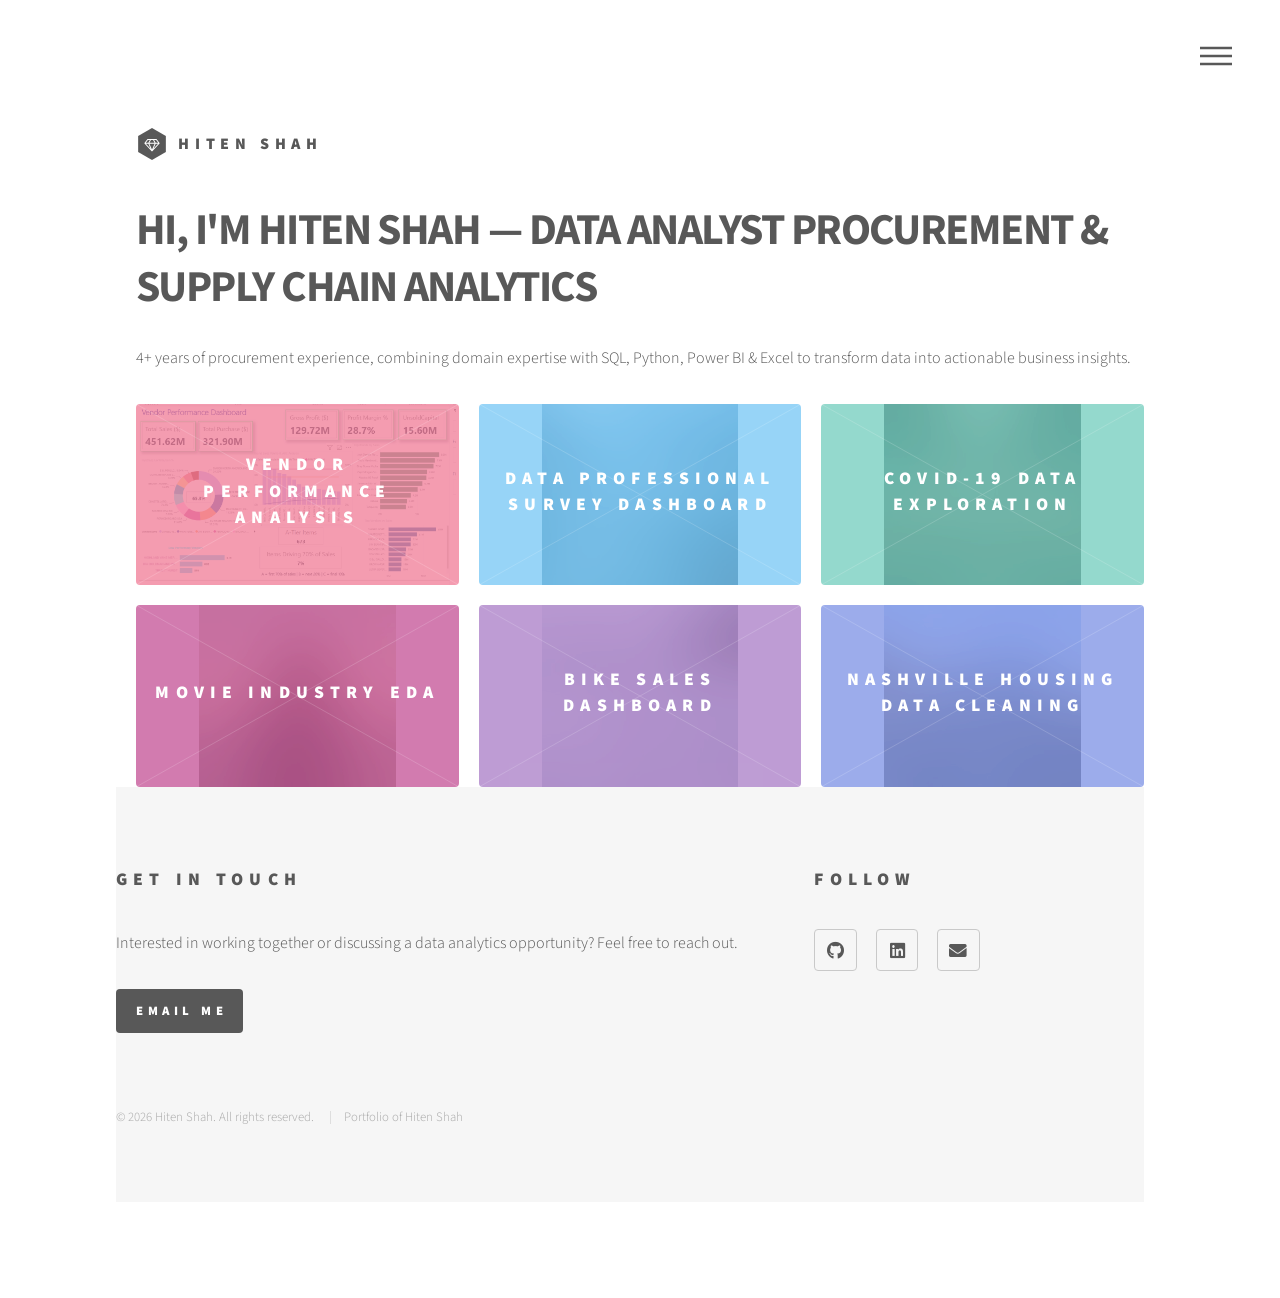
<file: index.html>
<!DOCTYPE HTML>
<!--
	Phantom by HTML5 UP
	html5up.net | @ajlkn
	Free for personal and commercial use under the CCA 3.0 license (html5up.net/license)
-->
<html>
	<head>
		<title>Hiten Shah | Portfolio Projects</title>
		<meta charset="utf-8" />
		<meta name="viewport" content="width=device-width, initial-scale=1, user-scalable=no" />
		<link rel="stylesheet" href="assets/css/main.css" />
		<noscript><link rel="stylesheet" href="assets/css/noscript.css" /></noscript>
	</head>
	<body class="is-preload">
		<!-- Wrapper -->
			<div id="wrapper">

				<!-- Header -->
					<header id="header">
						<div class="inner">

							<!-- Logo -->
								<a href="index.html" class="logo">
									<span class="symbol"><img src="images/logo.svg" alt="" /></span><span class="title">HITEN SHAH</span>
								</a>

							<!-- Nav -->
								<nav>
									<ul>
										<li><a href="#menu">Menu</a></li>
									</ul>
								</nav>

						</div>
					</header>

				<!-- Menu -->
					<nav id="menu">
						<h2>Menu</h2>
						<ul>
						<li><a href="index.html">Home</a></li>
						<li><a href="vendor-performance.html">Vendor Performance Analysis</a></li>
						<li><a href="data-professional-survey.html">Data Professional Survey</a></li>
						<li><a href="covid-19-data-exploration.html">COVID-19 Data Exploration</a></li>
						<li><a href="movie-industry-eda.html">Movie Industry EDA</a></li>
						<li><a href="bike-sales-dashboard.html">Bike Sales Dashboard</a></li>
						<li><a href="nashville-housing-data-cleaning.html">Nashville Housing Data Cleaning</a></li>
					</ul>
					</nav>

				<!-- Main -->
					<div id="main">
						<div class="inner">
							<header>
								<h1>HI, I'M HITEN SHAH — DATA ANALYST
PROCUREMENT & SUPPLY CHAIN ANALYTICS<br />
								</h1>
								<p>4+ years of procurement experience, combining domain expertise with SQL, Python, Power BI & Excel to transform data into actionable business insights.</p>
							</header>
							<section class="tiles">
								<article class="style1">
									<span class="image">
										<img src="images/01_dashboard_overview.png" alt="Vendor Performance Analytics Dashboard" />
									</span>
									<a href="vendor-performance.html">
										<h2>Vendor Performance Analysis</h2>
										<div class="content">
											<p>End-to-end procurement analytics using SQL, Python, statistics and Power BI to evaluate vendor, product, profitability and inventory performance.</p>
										</div>
									</a>
								</article>
								<article class="style2">
									<span class="image">
										<img src="images/pic02.jpg" alt="" />
									</span>
									<a href="data-professional-survey.html">
										<h2>DATA PROFESSIONAL SURVEY DASHBOARD</h2>
										<div class="content">
											<p>Interactive Power BI dashboard analyzing 630 data professionals using Power Query, DAX, data modeling and visualization.</p>
										</div>
									</a>
								</article>
								<article class="style3">
									<span class="image">
										<img src="images/pic03.jpg" alt="" />
									</span>
									<a href="covid-19-data-exploration.html">
										<h2>COVID-19 DATA EXPLORATION</h2>
										<div class="content">
											<p>SQL-based exploratory analysis of global COVID-19 data covering infection rates, mortality, and vaccination progress across 50+ countries.</p>
										</div>
									</a>
								</article>
								<article class="style4">
									<span class="image">
										<img src="images/pic04.jpg" alt="" />
									</span>
									<a href="movie-industry-eda.html">
										<h2>MOVIE INDUSTRY EDA</h2>
										<div class="content">
											<p>Python-based exploratory analysis of 7,500+ movies using Pandas, statistical analysis and visualize to identify factors linked to box office success.</p>
										</div>
									</a>
								</article>
								<article class="style5">
									<span class="image">
										<img src="images/pic05.jpg" alt="" />
									</span>
									<a href="bike-sales-dashboard.html">
										<h2>BIKE SALES DASHBOARD</h2>
										<div class="content">
											<p>Interactive Excel dashboard analyzing bike purchase behavior across demographics using pivot tables, pivot charts and slicers.</p>
										</div>
									</a>
								</article>
								<article class="style6">
									<span class="image">
										<img src="images/pic06.jpg" alt="" />
									</span>
									<a href="nashville-housing-data-cleaning.html">
										<h2>NASHVILLE HOUSING DATA CLEANING</h2>
										<div class="content">
											<p>SQL data-cleaning project transforming 56,000+ Nashville housing records into a clean, consistent and analysis-ready dataset.</p>
										</div>
									</a>
								</article>

			<!-- Footer -->
<footer id="footer">
    <div class="inner">

        <section>
            <h2>GET IN TOUCH</h2>

            <p>
                Interested in working together or discussing a data analytics opportunity?
                Feel free to reach out.
            </p>

            <ul class="actions">
                <li>
                    <a href="mailto:hiten1919@gmail.com" class="button primary">
                        EMAIL ME
                    </a>
                </li>
            </ul>
        </section>

        <section>
            <h2>FOLLOW</h2>

            <ul class="icons">

                <li>
                    <a href="https://github.com/hiten-shah-analytics"
                       class="icon brands style2 fa-github"
                       target="_blank"
                       rel="noopener noreferrer">
                        <span class="label">GitHub</span>
                    </a>
                </li>

                <li>
                    <a href="https://www.linkedin.com/in/hiten-shah-analyst963/"
                       class="icon brands style2 fa-linkedin"
                       target="_blank"
                       rel="noopener noreferrer">
                        <span class="label">LinkedIn</span>
                    </a>
                </li>

                <li>
                    <a href="mailto:hiten1919@gmail.com"
                       class="icon solid style2 fa-envelope">
                        <span class="label">Email</span>
                    </a>
                </li>

            </ul>
        </section>

        <ul class="copyright">
            <li>&copy; 2026 Hiten Shah. All rights reserved.</li>
            <li>Portfolio of Hiten Shah</li>
        </ul>

    </div>
</footer>

			</div>

		<!-- Scripts -->
			<script src="assets/js/jquery.min.js"></script>
			<script src="assets/js/browser.min.js"></script>
			<script src="assets/js/breakpoints.min.js"></script>
			<script src="assets/js/util.js"></script>
			<script src="assets/js/main.js"></script>

	</body>
</html>
</file>
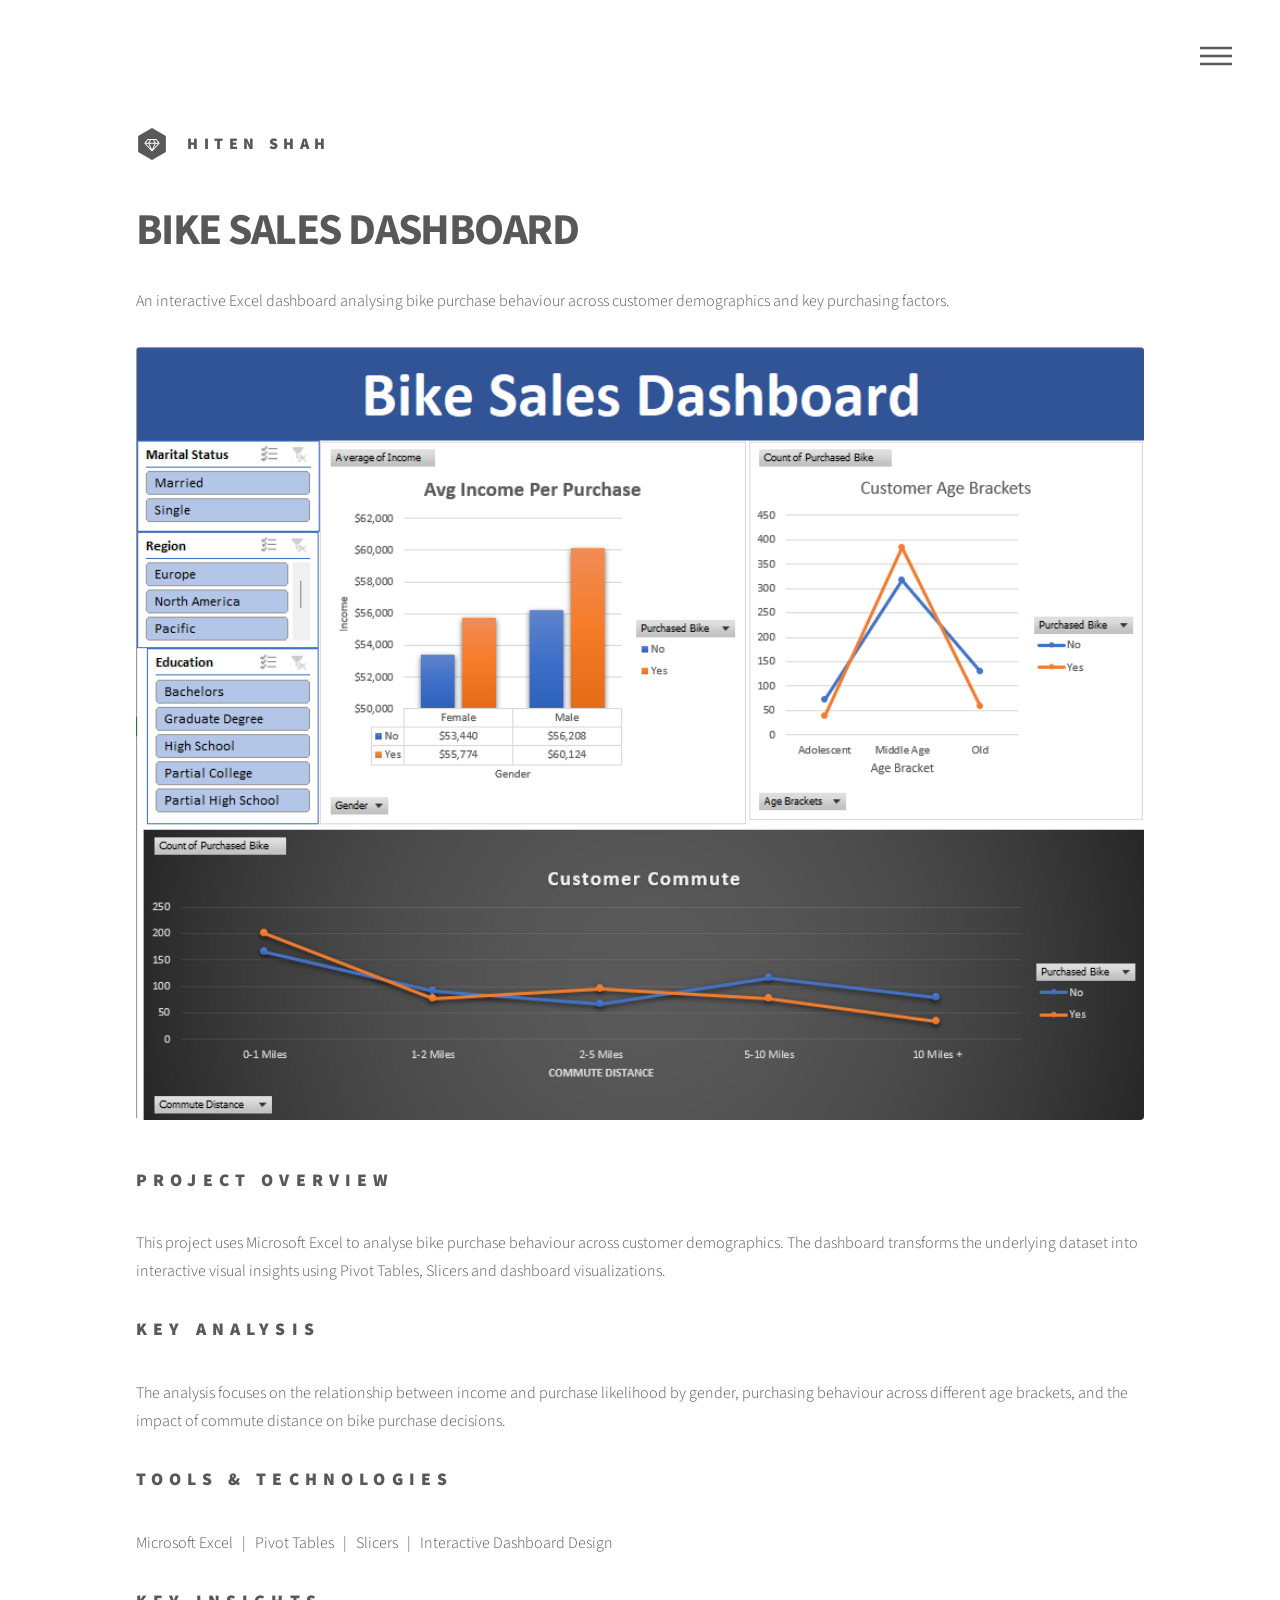
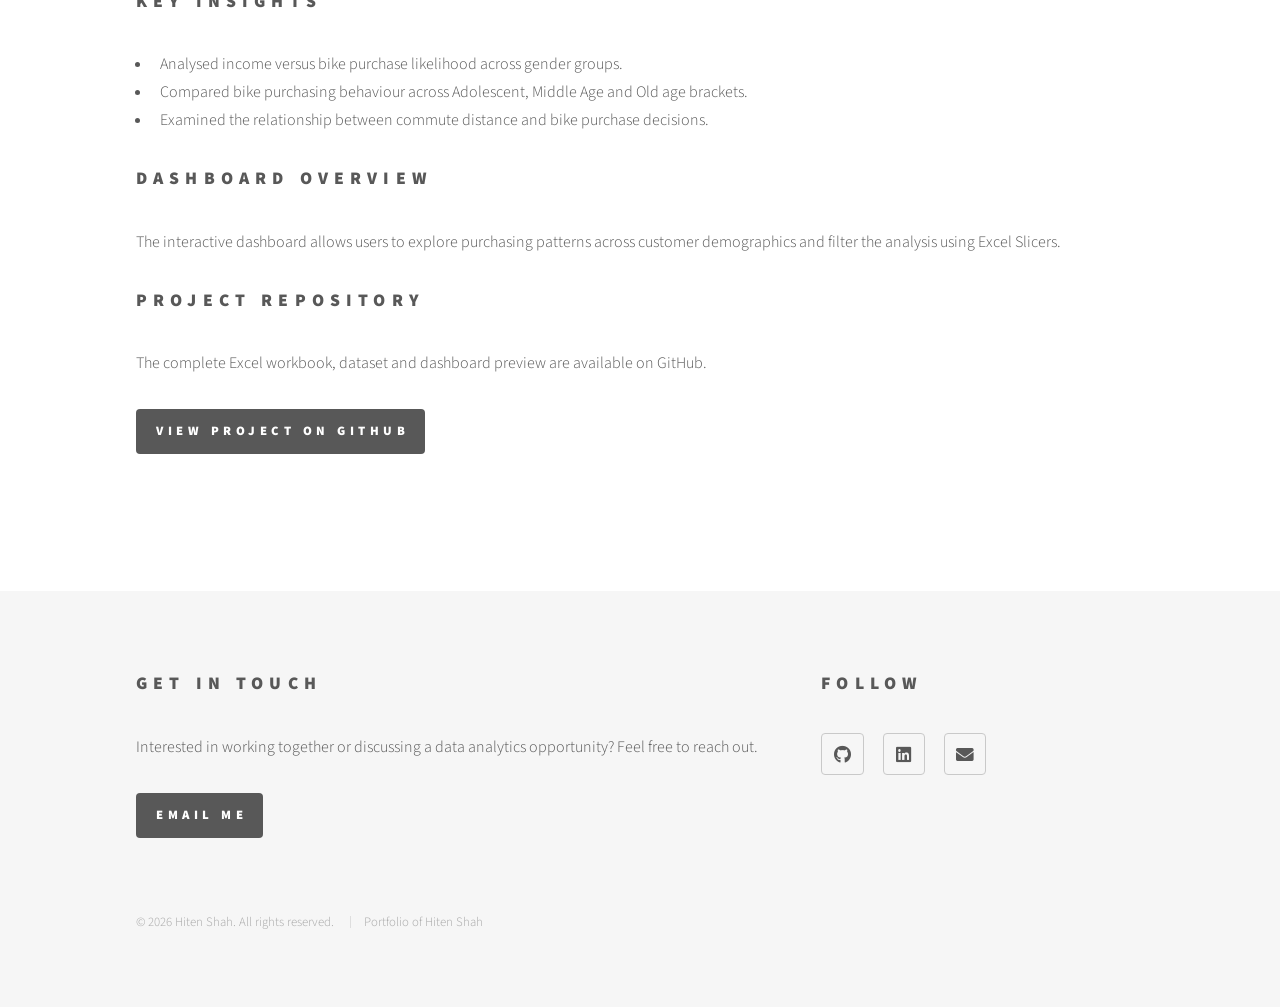
<file: bike-sales-dashboard.html>
<!DOCTYPE HTML>
<html>
<head>
    <title>Bike Sales Dashboard | Hiten Shah</title>
    <meta charset="utf-8" />
    <meta name="viewport" content="width=device-width, initial-scale=1, user-scalable=no" />
    <link rel="stylesheet" href="assets/css/main.css" />
    <noscript>
        <link rel="stylesheet" href="assets/css/noscript.css" />
    </noscript>
</head>

<body class="is-preload">

<div id="wrapper">

    <!-- Header -->
    <header id="header">
        <div class="inner">

            <a href="index.html" class="logo">
                <span class="symbol">
                    <img src="images/logo.svg" alt="" />
                </span>
                <span class="title">Hiten Shah</span>
            </a>

            <nav>
                <ul>
                    <li><a href="#menu">Menu</a></li>
                </ul>
            </nav>

        </div>
    </header>

    <!-- Menu -->
    <nav id="menu">
        <h2>Menu</h2>
        <ul>
        <li><a href="index.html">Home</a></li>
        <li><a href="vendor-performance.html">Vendor Performance Analysis</a></li>
        <li><a href="data-professional-survey.html">Data Professional Survey</a></li>
        <li><a href="covid-19-data-exploration.html">COVID-19 Data Exploration</a></li>
        <li><a href="movie-industry-eda.html">Movie Industry EDA</a></li>
        <li><a href="bike-sales-dashboard.html">Bike Sales Dashboard</a></li>
        <li><a href="nashville-housing-data-cleaning.html">Nashville Housing Data Cleaning</a></li>
        </ul>
    </nav>

    <!-- Main -->
    <div id="main">
        <div class="inner">

            <header>
                <h1>BIKE SALES DASHBOARD</h1>

                <p>
                    An interactive Excel dashboard analysing bike purchase
                    behaviour across customer demographics and key purchasing
                    factors.
                </p>
            </header>

            <!-- Dashboard Image -->
            <span class="image main">
                <img src="images/dashboard_screenshot.png"
                     alt="Bike Sales Excel Dashboard" />
            </span>

            <h2>PROJECT OVERVIEW</h2>

            <p>
                This project uses Microsoft Excel to analyse bike purchase
                behaviour across customer demographics. The dashboard transforms
                the underlying dataset into interactive visual insights using
                Pivot Tables, Slicers and dashboard visualizations.
            </p>

            <h2>KEY ANALYSIS</h2>

            <p>
                The analysis focuses on the relationship between income and
                purchase likelihood by gender, purchasing behaviour across
                different age brackets, and the impact of commute distance on
                bike purchase decisions.
            </p>

            <h2>TOOLS &amp; TECHNOLOGIES</h2>

            <p>
                Microsoft Excel &nbsp; | &nbsp;
                Pivot Tables &nbsp; | &nbsp;
                Slicers &nbsp; | &nbsp;
                Interactive Dashboard Design
            </p>

            <h2>KEY INSIGHTS</h2>

            <ul>
                <li>
                    Analysed income versus bike purchase likelihood across
                    gender groups.
                </li>

                <li>
                    Compared bike purchasing behaviour across Adolescent,
                    Middle Age and Old age brackets.
                </li>

                <li>
                    Examined the relationship between commute distance and
                    bike purchase decisions.
                </li>
            </ul>

            <h2>DASHBOARD OVERVIEW</h2>

            <p>
                The interactive dashboard allows users to explore purchasing
                patterns across customer demographics and filter the analysis
                using Excel Slicers.
            </p>

            <h2>PROJECT REPOSITORY</h2>

            <p>
                The complete Excel workbook, dataset and dashboard preview
                are available on GitHub.
            </p>

            <ul class="actions">
                <li>
                    <a href="https://github.com/hiten-shah-analytics/Bike-Sales-Dashboard-Excel"
                       class="button primary"
                       target="_blank"
                       rel="noopener noreferrer">
                        VIEW PROJECT ON GITHUB
                    </a>
                </li>
            </ul>

        </div>
    </div>

    <!-- Footer -->
<footer id="footer">
    <div class="inner">

        <section>
            <h2>GET IN TOUCH</h2>

            <p>
                Interested in working together or discussing a data analytics opportunity?
                Feel free to reach out.
            </p>

            <ul class="actions">
                <li>
                    <a href="mailto:hiten1919@gmail.com" class="button primary">
                        EMAIL ME
                    </a>
                </li>
            </ul>
        </section>

        <section>
            <h2>FOLLOW</h2>

            <ul class="icons">

                <li>
                    <a href="https://github.com/hiten-shah-analytics"
                       class="icon brands style2 fa-github"
                       target="_blank"
                       rel="noopener noreferrer">
                        <span class="label">GitHub</span>
                    </a>
                </li>

                <li>
                    <a href="https://www.linkedin.com/in/hiten-shah-analyst963/"
                       class="icon brands style2 fa-linkedin"
                       target="_blank"
                       rel="noopener noreferrer">
                        <span class="label">LinkedIn</span>
                    </a>
                </li>

                <li>
                    <a href="mailto:hiten1919@gmail.com"
                       class="icon solid style2 fa-envelope">
                        <span class="label">Email</span>
                    </a>
                </li>

            </ul>
        </section>

        <ul class="copyright">
            <li>&copy; 2026 Hiten Shah. All rights reserved.</li>
            <li>Portfolio of Hiten Shah</li>
        </ul>

    </div>
</footer>

</div>

<script src="assets/js/jquery.min.js"></script>
<script src="assets/js/browser.min.js"></script>
<script src="assets/js/breakpoints.min.js"></script>
<script src="assets/js/util.js"></script>
<script src="assets/js/main.js"></script>

</body>
</html>
</file>
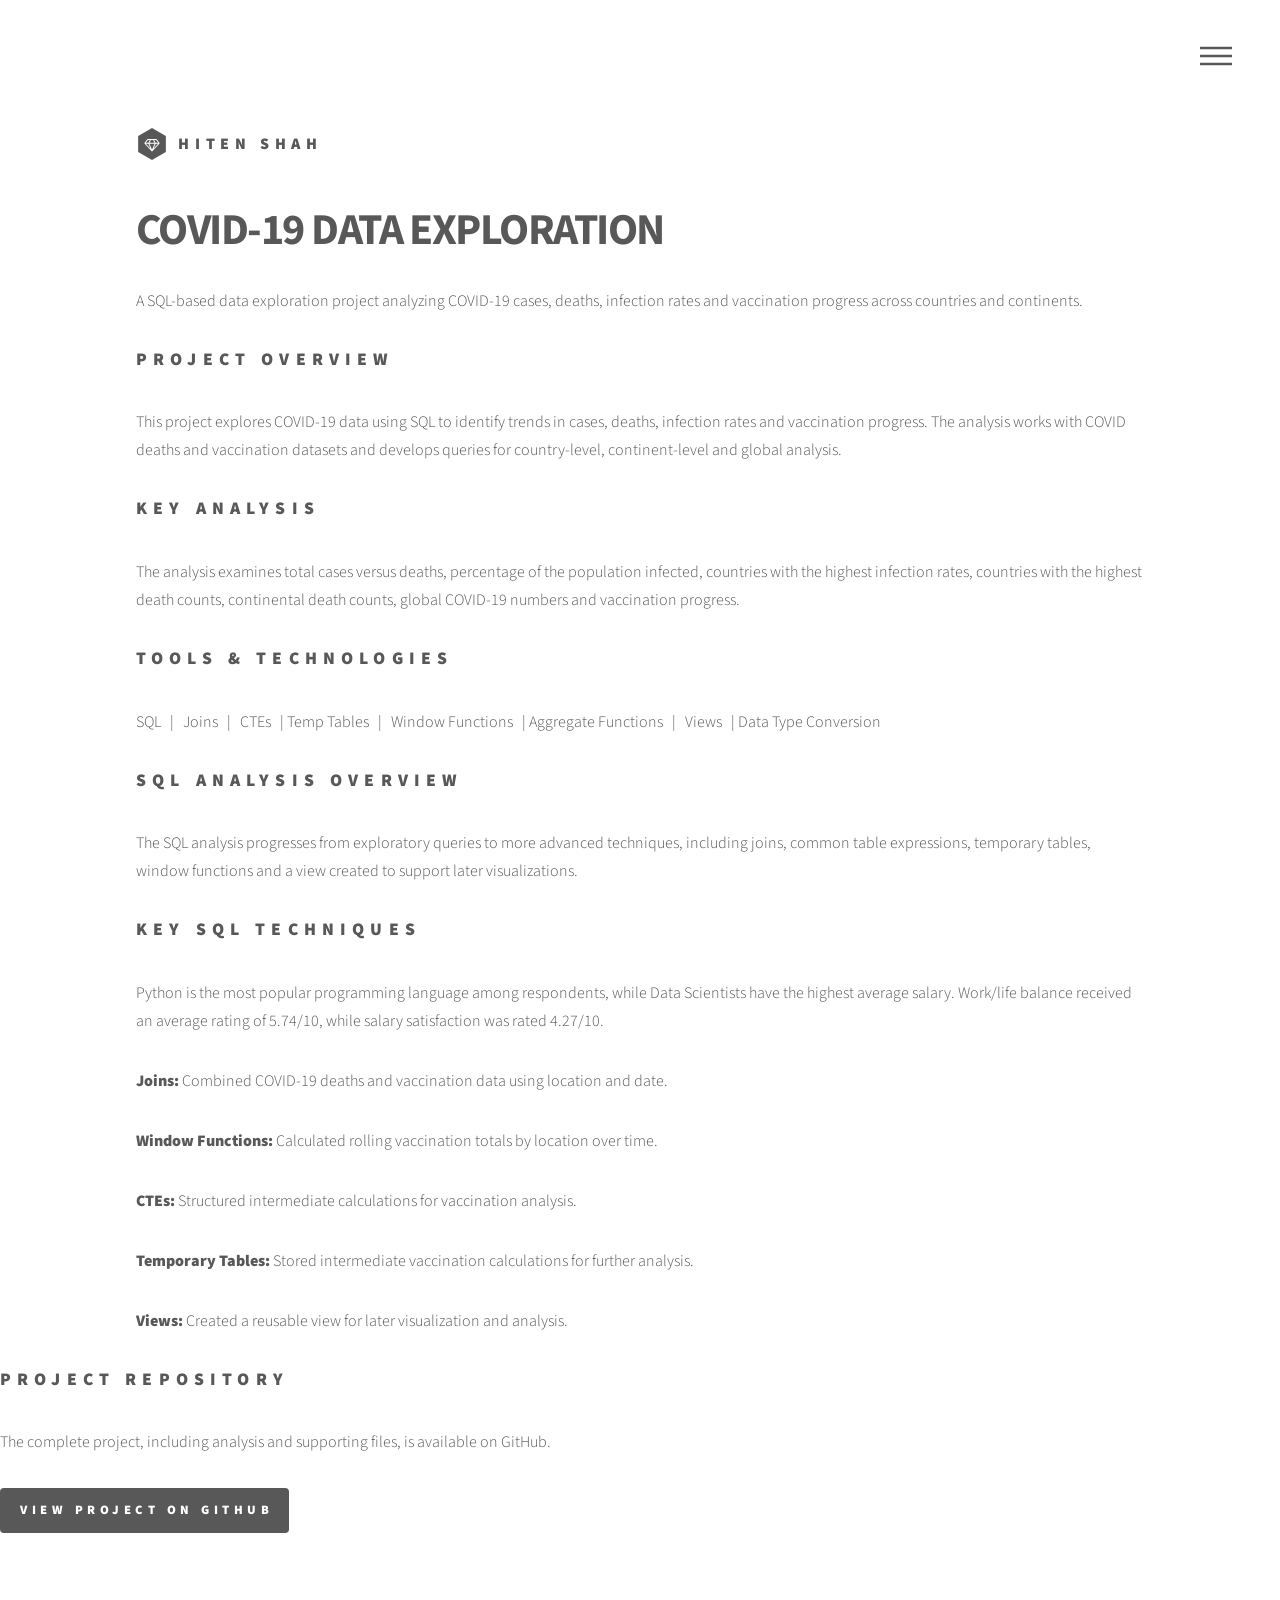
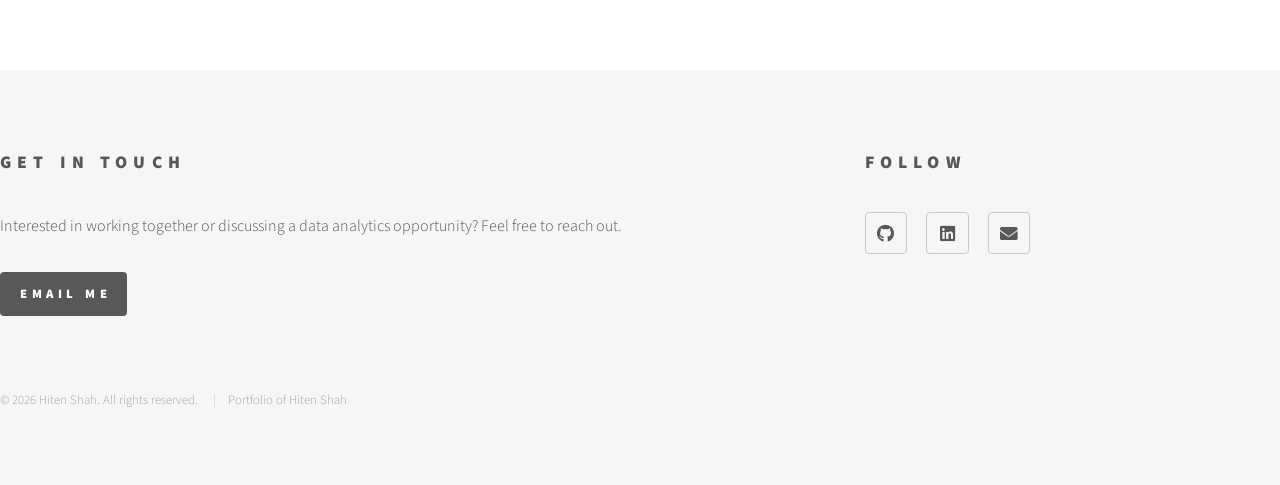
<file: covid-19-data-exploration.html>
<!DOCTYPE HTML>
<!--
	Phantom by HTML5 UP
	html5up.net | @ajlkn
	Free for personal and commercial use under the CCA 3.0 license (html5up.net/license)
-->
<html>
	<head>
		<title>COVID-19 Data Exploration | Hiten Shah</title>
		<meta charset="utf-8" />
		<meta name="viewport" content="width=device-width, initial-scale=1, user-scalable=no" />
		<link rel="stylesheet" href="assets/css/main.css" />
		<noscript><link rel="stylesheet" href="assets/css/noscript.css" /></noscript>
	</head>
	<body class="is-preload">
		<!-- Wrapper -->
			<div id="wrapper">

				<!-- Header -->
					<header id="header">
						<div class="inner">

							<!-- Logo -->
								<a href="index.html" class="logo">
									<span class="symbol"><img src="images/logo.svg" alt="" /></span><span class="title">Hiten Shah</span>
								</a>

							<!-- Nav -->
								<nav>
									<ul>
										<li><a href="#menu">Menu</a></li>
									</ul>
								</nav>

						</div>
					</header>

				<!-- Menu -->
					<nav id="menu">
						<h2>Menu</h2>
						<ul>
							<li><a href="index.html">Home</a></li>
							<li><a href="vendor-performance.html">Vendor Performance Analysis</a></li>
							<li><a href="data-professional-survey.html">Data Professional Survey</a></li>
							<li><a href="covid-19-data-exploration.html">COVID-19 Data Exploration</a></li>
							<li><a href="movie-industry-eda.html">Movie Industry EDA</a></li>
							<li><a href="bike-sales-dashboard.html">Bike Sales Dashboard</a></li>
							<li><a href="nashville-housing-data-cleaning.html">Nashville Housing Data Cleaning</a></li>
						</ul>
					</nav>

			    <!-- Main -->
     <div id="main">
     <div class="inner">

        <header>
            <h1>COVID-19 DATA EXPLORATION</h1>
            <p>
    		 A SQL-based data exploration project analyzing COVID-19 cases, deaths,
             infection rates and vaccination progress across countries and continents.
			</p>
        </header>

        <h2>PROJECT OVERVIEW</h2>
        <p>
    	This project explores COVID-19 data using SQL to identify trends in
		cases, deaths, infection rates and vaccination progress. The analysis
		works with COVID deaths and vaccination datasets and develops queries
		for country-level, continent-level and global analysis.
		</p>

        <h2>KEY ANALYSIS</h2>
        <p>
    	The analysis examines total cases versus deaths, percentage of the
		population infected, countries with the highest infection rates,
		countries with the highest death counts, continental death counts,
		global COVID-19 numbers and vaccination progress.

        <h2>TOOLS &amp; TECHNOLOGIES</h2>
        <p>
    	SQL &nbsp; | &nbsp; Joins &nbsp; | &nbsp; CTEs &nbsp; |
		Temp Tables &nbsp; | &nbsp; Window Functions &nbsp; |
		Aggregate Functions &nbsp; | &nbsp; Views &nbsp; |
		Data Type Conversion
		</p>

        <h2>SQL ANALYSIS OVERVIEW</h2>
        <p>
    	The SQL analysis progresses from exploratory queries to more advanced
		techniques, including joins, common table expressions, temporary tables,
		window functions and a view created to support later visualizations.
		</p>

		<h2>KEY SQL TECHNIQUES</h2>

		<p>
			Python is the most popular programming language among respondents, while Data Scientists have the highest average salary. Work/life balance received an average rating of 5.74/10, while salary satisfaction was rated 4.27/10.
		</p>
			<p>
				<strong>Joins:</strong> Combined COVID-19 deaths and vaccination data
				using location and date.
			</p>

			<p>
				<strong>Window Functions:</strong> Calculated rolling vaccination totals
				by location over time.
			</p>

			<p>
				<strong>CTEs:</strong> Structured intermediate calculations for
				vaccination analysis.
			</p>

			<p>
				<strong>Temporary Tables:</strong> Stored intermediate vaccination
				calculations for further analysis.
			</p>

			<p>
				<strong>Views:</strong> Created a reusable view for later visualization
				and analysis.
			</p>
         </div>

        <h2>PROJECT REPOSITORY</h2>

        <p>
            The complete project, including analysis and supporting files,
            is available on GitHub.
        </p>

        <ul class="actions">
		<li>
			<a href="https://github.com/hiten-shah-analytics/COVID-Portfolio-Project--Data-Exploration.sql"
			class="button primary"
			target="_blank"
			rel="noopener noreferrer">
				VIEW PROJECT ON GITHUB
			</a>
		</li>
		</ul>

			</div>
		</div>  

				<!-- Footer -->
<footer id="footer">
    <div class="inner">

        <section>
            <h2>GET IN TOUCH</h2>

            <p>
                Interested in working together or discussing a data analytics opportunity?
                Feel free to reach out.
            </p>

            <ul class="actions">
                <li>
                    <a href="mailto:hiten1919@gmail.com" class="button primary">
                        EMAIL ME
                    </a>
                </li>
            </ul>
        </section>

        <section>
            <h2>FOLLOW</h2>

            <ul class="icons">

                <li>
                    <a href="https://github.com/hiten-shah-analytics"
                       class="icon brands style2 fa-github"
                       target="_blank"
                       rel="noopener noreferrer">
                        <span class="label">GitHub</span>
                    </a>
                </li>

                <li>
                    <a href="https://www.linkedin.com/in/hiten-shah-analyst963/"
                       class="icon brands style2 fa-linkedin"
                       target="_blank"
                       rel="noopener noreferrer">
                        <span class="label">LinkedIn</span>
                    </a>
                </li>

                <li>
                    <a href="mailto:hiten1919@gmail.com"
                       class="icon solid style2 fa-envelope">
                        <span class="label">Email</span>
                    </a>
                </li>

            </ul>
        </section>

        <ul class="copyright">
            <li>&copy; 2026 Hiten Shah. All rights reserved.</li>
            <li>Portfolio of Hiten Shah</li>
        </ul>

    </div>
</footer>

			</div>

		<!-- Scripts -->
			<script src="assets/js/jquery.min.js"></script>
			<script src="assets/js/browser.min.js"></script>
			<script src="assets/js/breakpoints.min.js"></script>
			<script src="assets/js/util.js"></script>
			<script src="assets/js/main.js"></script>

	</body>
</html>
</file>
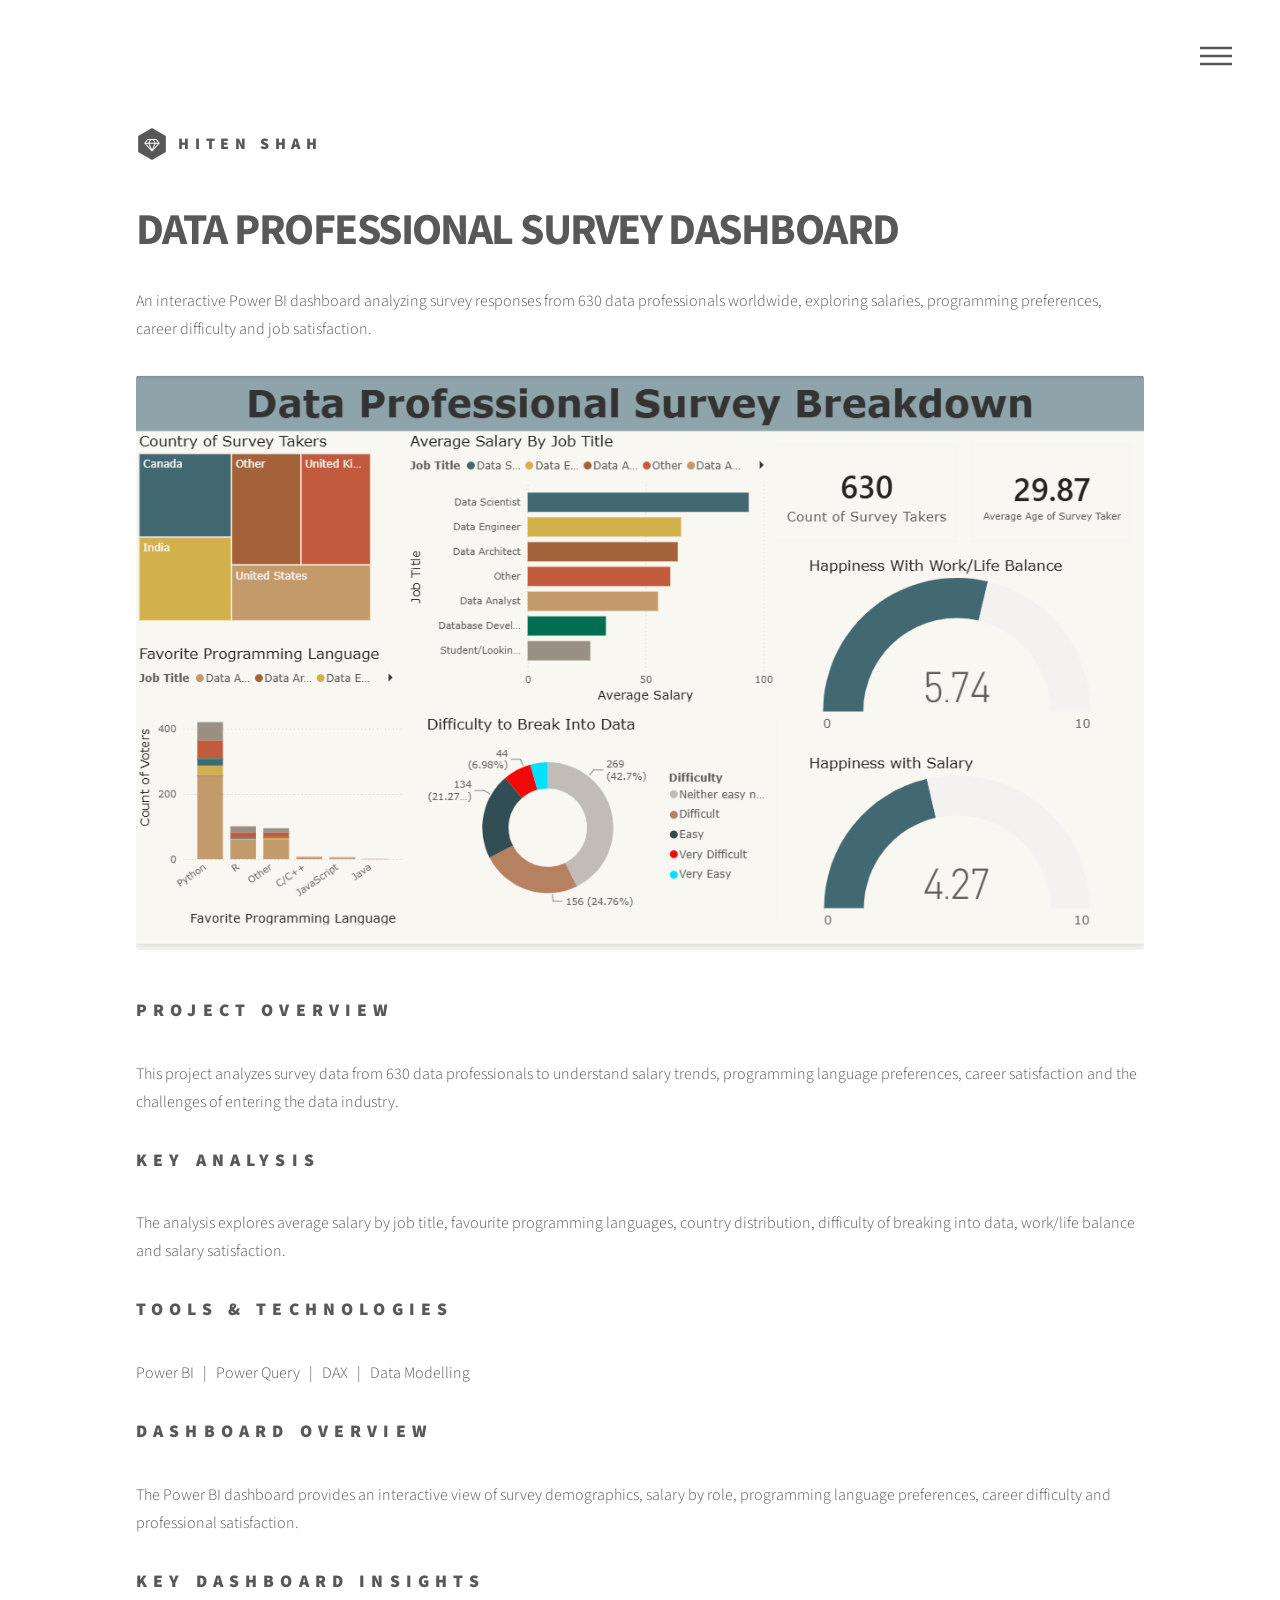
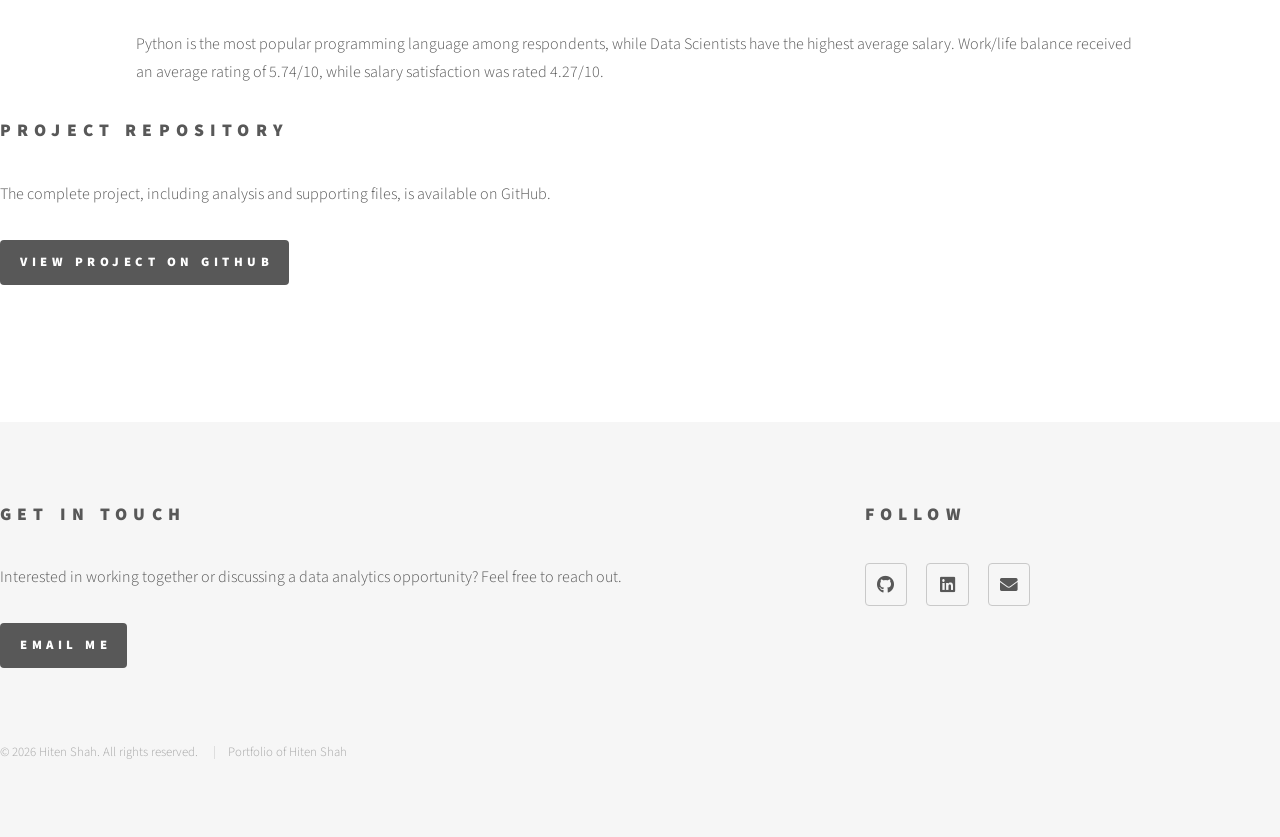
<file: data-professional-survey.html>
<!DOCTYPE HTML>
<!--
	Phantom by HTML5 UP
	html5up.net | @ajlkn
	Free for personal and commercial use under the CCA 3.0 license (html5up.net/license)
-->
<html>
	<head>
		<title>Data Professional Survey Dashboard | Hiten Shah</title>
		<meta charset="utf-8" />
		<meta name="viewport" content="width=device-width, initial-scale=1, user-scalable=no" />
		<link rel="stylesheet" href="assets/css/main.css" />
		<noscript><link rel="stylesheet" href="assets/css/noscript.css" /></noscript>
	</head>
	<body class="is-preload">
		<!-- Wrapper -->
			<div id="wrapper">

				<!-- Header -->
					<header id="header">
						<div class="inner">

							<!-- Logo -->
								<a href="index.html" class="logo">
									<span class="symbol"><img src="images/logo.svg" alt="" /></span><span class="title">Hiten Shah</span>
								</a>

							<!-- Nav -->
								<nav>
									<ul>
										<li><a href="#menu">Menu</a></li>
									</ul>
								</nav>

						</div>
					</header>

				<!-- Menu -->
					<nav id="menu">
						<h2>Menu</h2>
						<ul>
						<li><a href="index.html">Home</a></li>
						<li><a href="vendor-performance.html">Vendor Performance Analysis</a></li>
						<li><a href="data-professional-survey.html">Data Professional Survey</a></li>
						<li><a href="covid-19-data-exploration.html">COVID-19 Data Exploration</a></li>
						<li><a href="movie-industry-eda.html">Movie Industry EDA</a></li>
						<li><a href="bike-sales-dashboard.html">Bike Sales Dashboard</a></li>
						<li><a href="nashville-housing-data-cleaning.html">Nashville Housing Data Cleaning</a></li>
					</ul>
					</nav>

			    <!-- Main -->
     <div id="main">
     <div class="inner">

        <header>
            <h1>DATA PROFESSIONAL SURVEY DASHBOARD</h1>
            <p>
    		An interactive Power BI dashboard analyzing survey responses from 630 data professionals worldwide, exploring salaries, programming preferences, career difficulty and job satisfaction.
			</p>
        </header>

        <span class="image main">
            <img src="images/PowerBI_Dashboard.png" alt="Data Professional Survey Power BI Dashboard" />
        </span>

        <h2>PROJECT OVERVIEW</h2>
        <p>
    	This project analyzes survey data from 630 data professionals to understand salary trends, programming language preferences, career satisfaction and the challenges of entering the data industry.
		</p>

        <h2>KEY ANALYSIS</h2>
        <p>
    	The analysis explores average salary by job title, favourite programming languages, country distribution, difficulty of breaking into data, work/life balance and salary satisfaction.
		</p>

        <h2>TOOLS &amp; TECHNOLOGIES</h2>
        <p>
    	Power BI &nbsp; | &nbsp; Power Query &nbsp; | &nbsp; DAX &nbsp; | &nbsp; Data Modelling
		</p>

        <h2>DASHBOARD OVERVIEW</h2>
        <p>
    	The Power BI dashboard provides an interactive view of survey demographics, salary by role, programming language preferences, career difficulty and professional satisfaction.
		</p>

		<h2>KEY DASHBOARD INSIGHTS</h2>

		<p>
			Python is the most popular programming language among respondents, while Data Scientists have the highest average salary. Work/life balance received an average rating of 5.74/10, while salary satisfaction was rated 4.27/10.
		</p>

         </div>

        <h2>PROJECT REPOSITORY</h2>

        <p>
            The complete project, including analysis and supporting files,
            is available on GitHub.
        </p>

        <ul class="actions">
            <li>
                <a href="https://github.com/hiten-shah-analytics/Data-Professional-Survey-PowerBI"
				class="button primary"
				target="_blank"
				rel="noopener noreferrer">
					VIEW PROJECT ON GITHUB
				</a>
            </li>
        </ul>

    </div>
</div>  

				<!-- Footer -->
<footer id="footer">
    <div class="inner">

        <section>
            <h2>GET IN TOUCH</h2>

            <p>
                Interested in working together or discussing a data analytics opportunity?
                Feel free to reach out.
            </p>

            <ul class="actions">
                <li>
                    <a href="mailto:hiten1919@gmail.com" class="button primary">
                        EMAIL ME
                    </a>
                </li>
            </ul>
        </section>

        <section>
            <h2>FOLLOW</h2>

            <ul class="icons">

                <li>
                    <a href="https://github.com/hiten-shah-analytics"
                       class="icon brands style2 fa-github"
                       target="_blank"
                       rel="noopener noreferrer">
                        <span class="label">GitHub</span>
                    </a>
                </li>

                <li>
                    <a href="https://www.linkedin.com/in/hiten-shah-analyst963/"
                       class="icon brands style2 fa-linkedin"
                       target="_blank"
                       rel="noopener noreferrer">
                        <span class="label">LinkedIn</span>
                    </a>
                </li>

                <li>
                    <a href="mailto:hiten1919@gmail.com"
                       class="icon solid style2 fa-envelope">
                        <span class="label">Email</span>
                    </a>
                </li>

            </ul>
        </section>

        <ul class="copyright">
            <li>&copy; 2026 Hiten Shah. All rights reserved.</li>
            <li>Portfolio of Hiten Shah</li>
        </ul>

    </div>
</footer>

			</div>

		<!-- Scripts -->
			<script src="assets/js/jquery.min.js"></script>
			<script src="assets/js/browser.min.js"></script>
			<script src="assets/js/breakpoints.min.js"></script>
			<script src="assets/js/util.js"></script>
			<script src="assets/js/main.js"></script>

	</body>
</html>
</file>
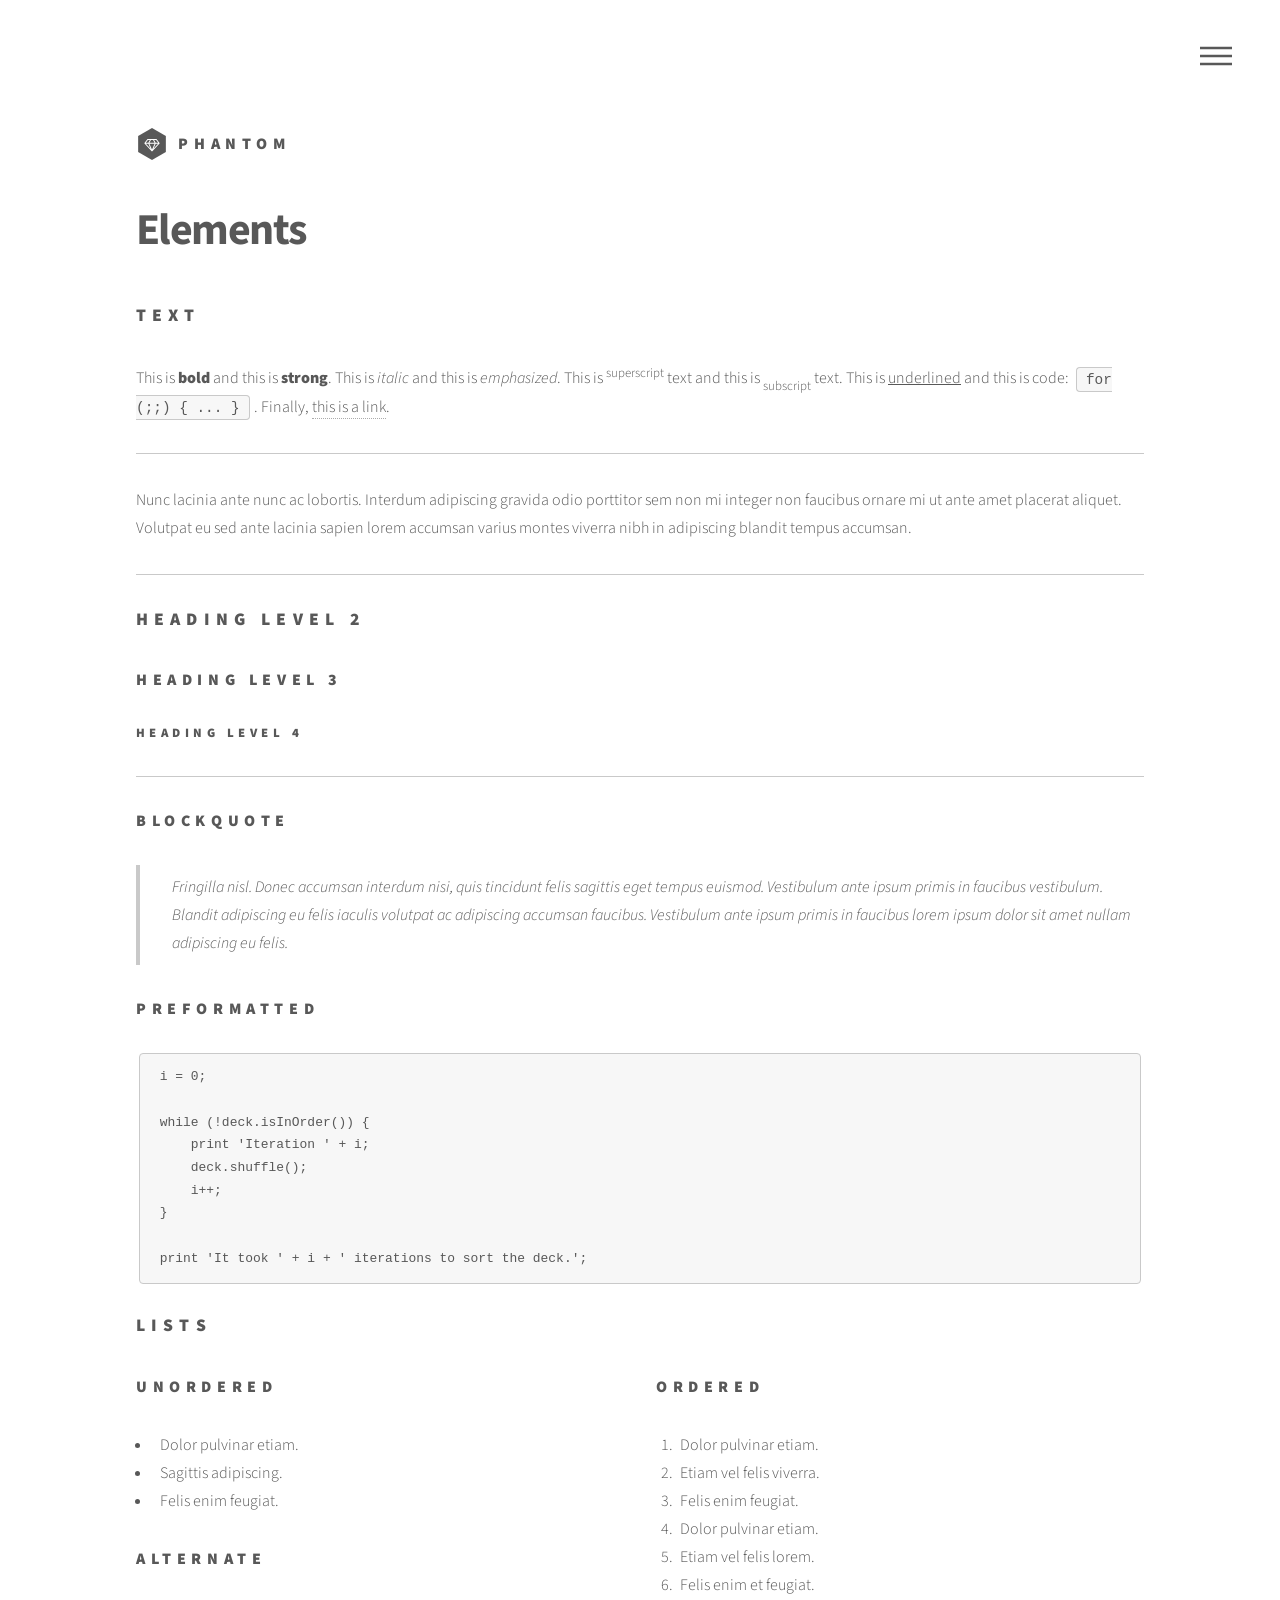
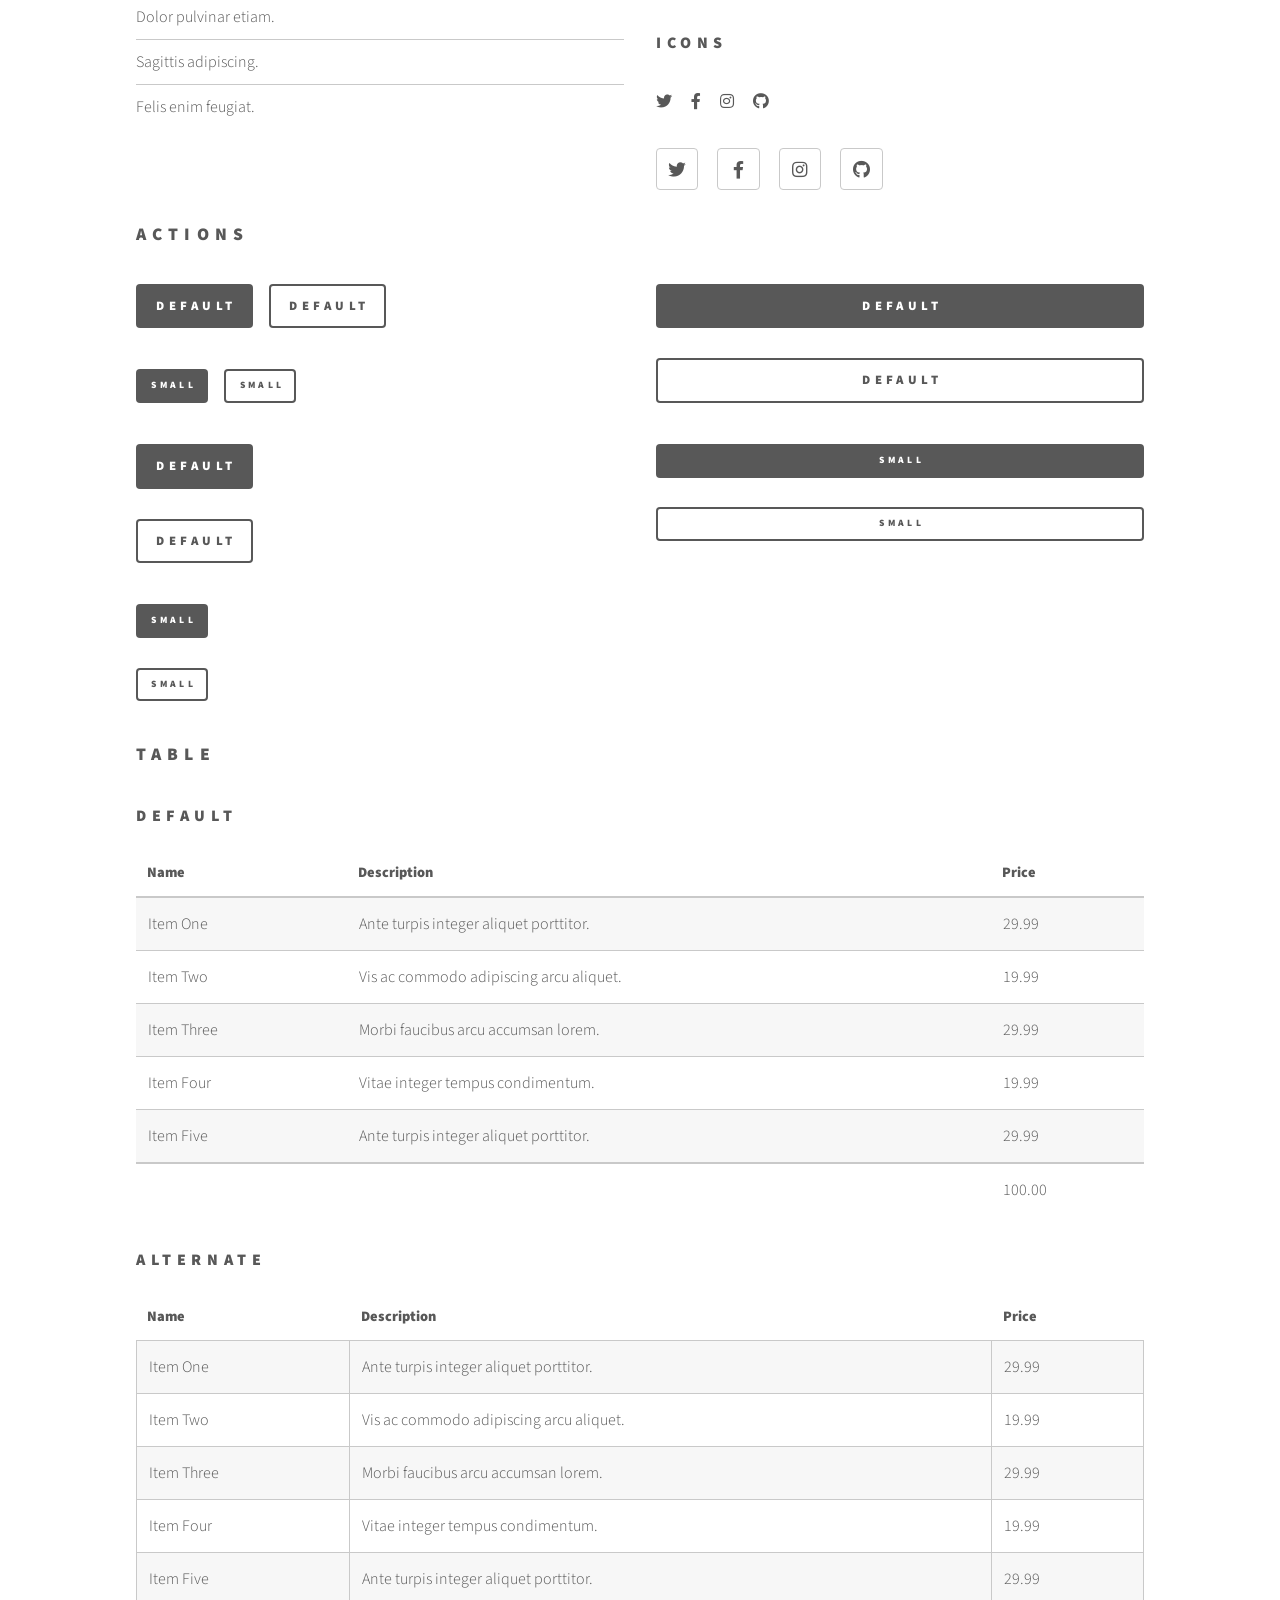
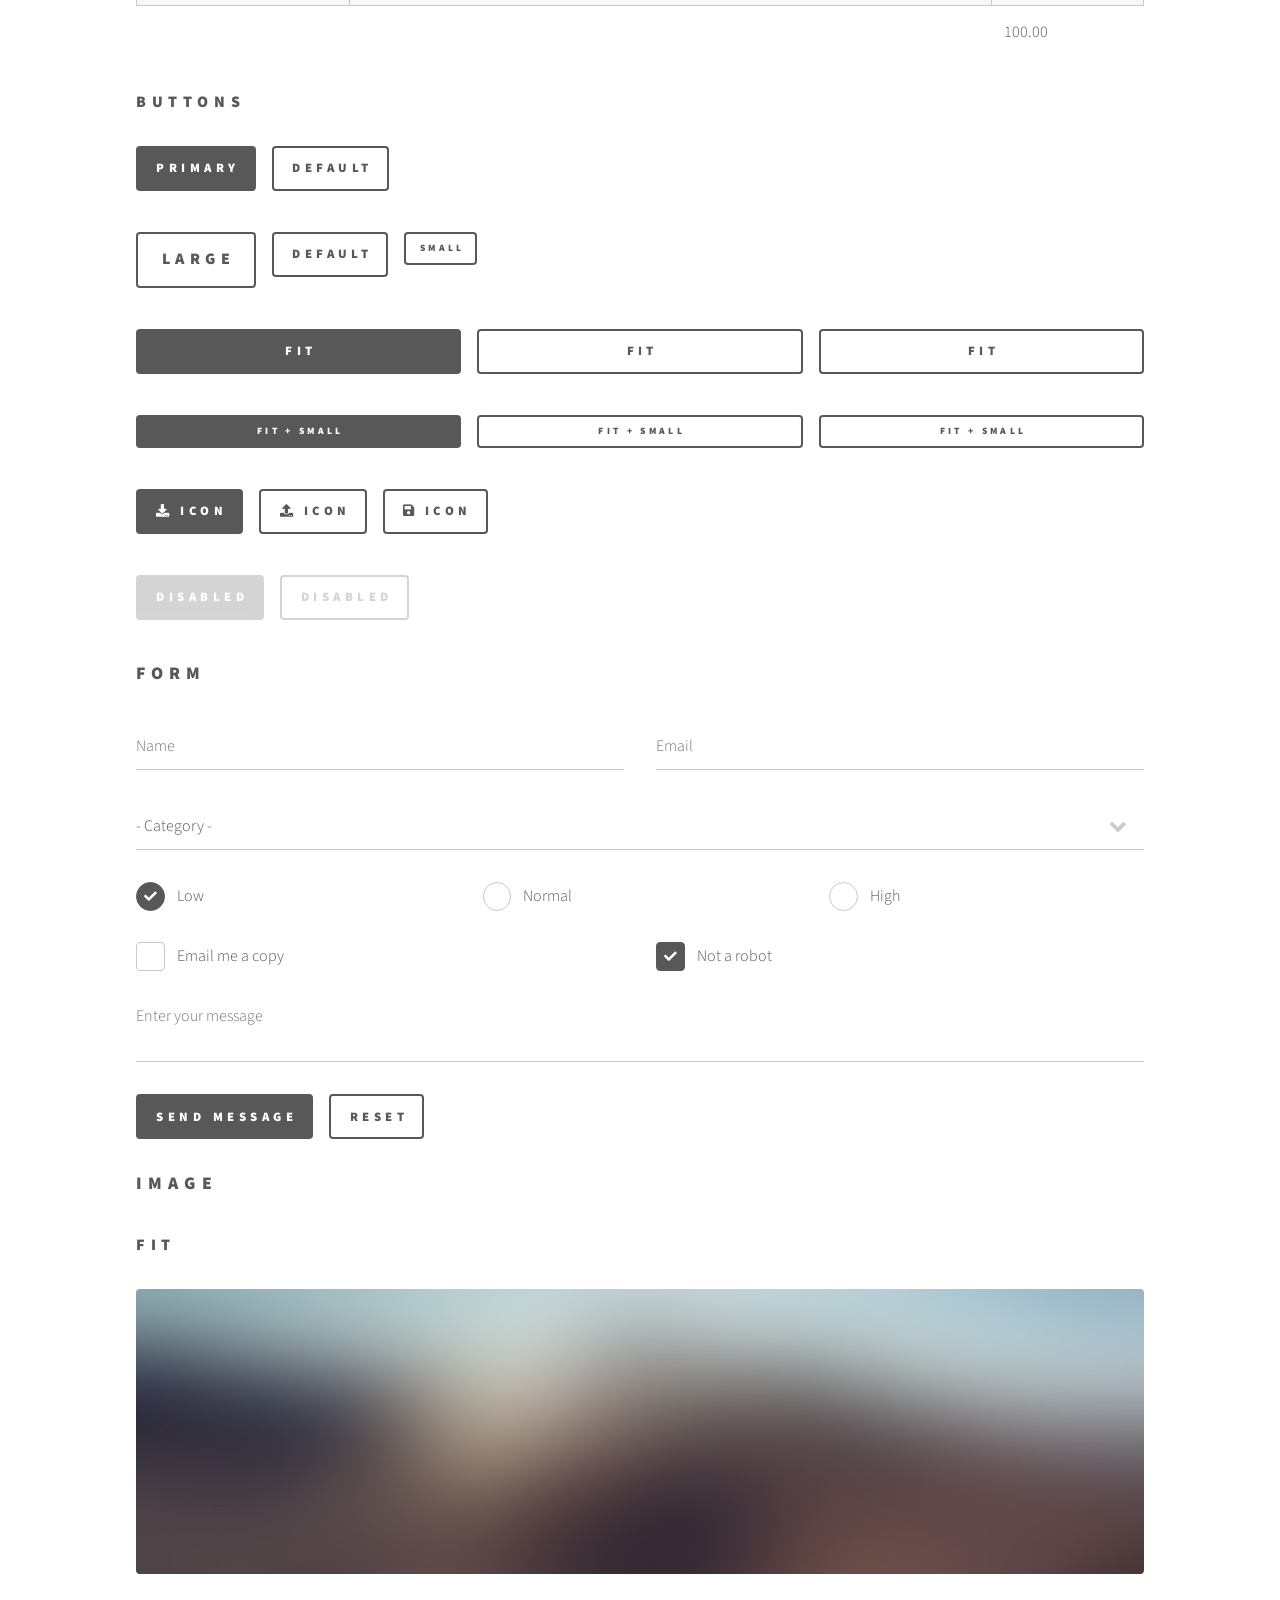
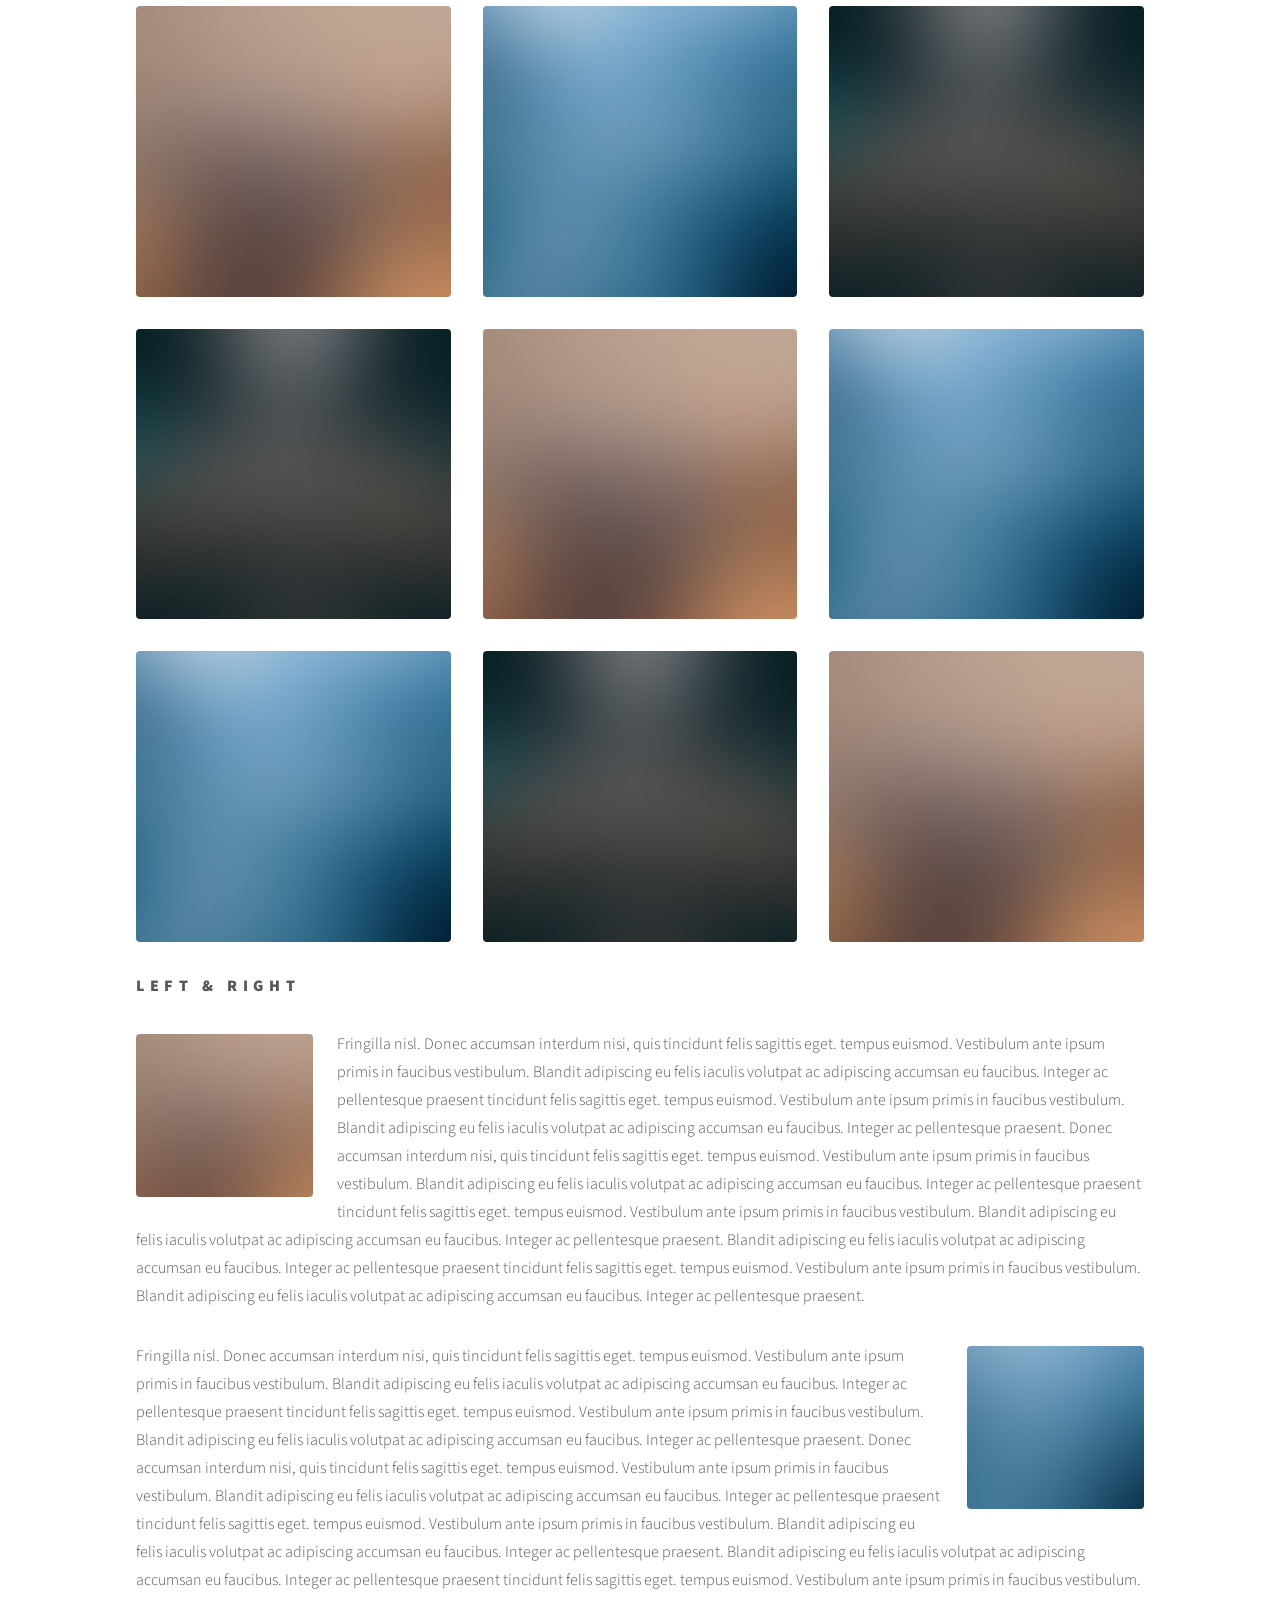
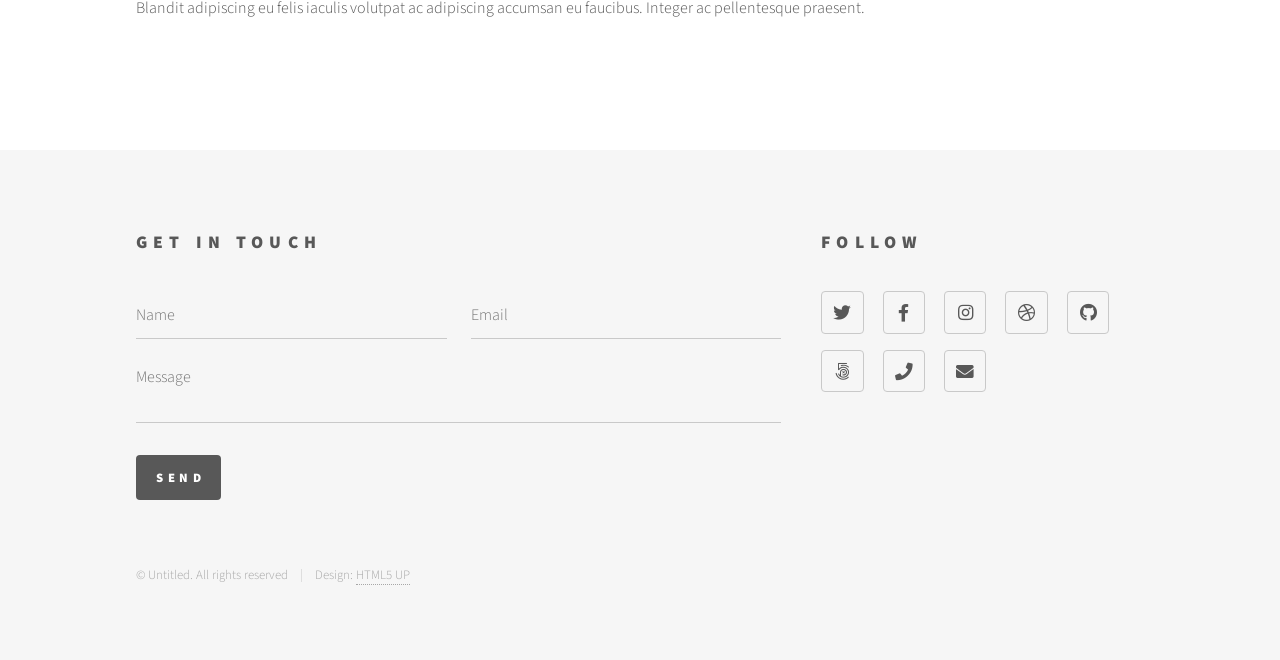
<file: elements.html>
<!DOCTYPE HTML>
<!--
	Phantom by HTML5 UP
	html5up.net | @ajlkn
	Free for personal and commercial use under the CCA 3.0 license (html5up.net/license)
-->
<html>
	<head>
		<title>Elements - Phantom by HTML5 UP</title>
		<meta charset="utf-8" />
		<meta name="viewport" content="width=device-width, initial-scale=1, user-scalable=no" />
		<link rel="stylesheet" href="assets/css/main.css" />
		<noscript><link rel="stylesheet" href="assets/css/noscript.css" /></noscript>
	</head>
	<body class="is-preload">
		<!-- Wrapper -->
			<div id="wrapper">

				<!-- Header -->
					<header id="header">
						<div class="inner">

							<!-- Logo -->
								<a href="index.html" class="logo">
									<span class="symbol"><img src="images/logo.svg" alt="" /></span><span class="title">Phantom</span>
								</a>

							<!-- Nav -->
								<nav>
									<ul>
										<li><a href="#menu">Menu</a></li>
									</ul>
								</nav>

						</div>
					</header>

				<!-- Menu -->
					<nav id="menu">
						<h2>Menu</h2>
						<ul>
							<li><a href="index.html">Home</a></li>
							<li><a href="generic.html">Ipsum veroeros</a></li>
							<li><a href="generic.html">Tempus etiam</a></li>
							<li><a href="generic.html">Consequat dolor</a></li>
							<li><a href="elements.html">Elements</a></li>
						</ul>
					</nav>

				<!-- Main -->
					<div id="main">
						<div class="inner">
							<h1>Elements</h1>

							<!-- Text -->
								<section>
									<h2>Text</h2>
									<p>This is <b>bold</b> and this is <strong>strong</strong>. This is <i>italic</i> and this is <em>emphasized</em>.
									This is <sup>superscript</sup> text and this is <sub>subscript</sub> text.
									This is <u>underlined</u> and this is code: <code>for (;;) { ... }</code>. Finally, <a href="#">this is a link</a>.</p>
									<hr />
									<p>Nunc lacinia ante nunc ac lobortis. Interdum adipiscing gravida odio porttitor sem non mi integer non faucibus ornare mi ut ante amet placerat aliquet. Volutpat eu sed ante lacinia sapien lorem accumsan varius montes viverra nibh in adipiscing blandit tempus accumsan.</p>
									<hr />
									<h2>Heading Level 2</h2>
									<h3>Heading Level 3</h3>
									<h4>Heading Level 4</h4>
									<hr />
									<h3>Blockquote</h3>
									<blockquote>Fringilla nisl. Donec accumsan interdum nisi, quis tincidunt felis sagittis eget tempus euismod. Vestibulum ante ipsum primis in faucibus vestibulum. Blandit adipiscing eu felis iaculis volutpat ac adipiscing accumsan faucibus. Vestibulum ante ipsum primis in faucibus lorem ipsum dolor sit amet nullam adipiscing eu felis.</blockquote>
									<h3>Preformatted</h3>
									<pre><code>i = 0;

while (!deck.isInOrder()) {
    print 'Iteration ' + i;
    deck.shuffle();
    i++;
}

print 'It took ' + i + ' iterations to sort the deck.';</code></pre>
								</section>

							<!-- Lists -->
								<section>
									<h2>Lists</h2>
									<div class="row">
										<div class="col-6 col-12-medium">
											<h3>Unordered</h3>
											<ul>
												<li>Dolor pulvinar etiam.</li>
												<li>Sagittis adipiscing.</li>
												<li>Felis enim feugiat.</li>
											</ul>
											<h3>Alternate</h3>
											<ul class="alt">
												<li>Dolor pulvinar etiam.</li>
												<li>Sagittis adipiscing.</li>
												<li>Felis enim feugiat.</li>
											</ul>
										</div>
										<div class="col-6 col-12-medium">
											<h3>Ordered</h3>
											<ol>
												<li>Dolor pulvinar etiam.</li>
												<li>Etiam vel felis viverra.</li>
												<li>Felis enim feugiat.</li>
												<li>Dolor pulvinar etiam.</li>
												<li>Etiam vel felis lorem.</li>
												<li>Felis enim et feugiat.</li>
											</ol>
											<h3>Icons</h3>
											<ul class="icons">
												<li><a href="#" class="icon brands style1 fa-twitter"><span class="label">Twitter</span></a></li>
												<li><a href="#" class="icon brands style1 fa-facebook-f"><span class="label">Facebook</span></a></li>
												<li><a href="#" class="icon brands style1 fa-instagram"><span class="label">Instagram</span></a></li>
												<li><a href="#" class="icon brands style1 fa-github"><span class="label">Github</span></a></li>
											</ul>
											<ul class="icons">
												<li><a href="#" class="icon brands style2 fa-twitter"><span class="label">Twitter</span></a></li>
												<li><a href="#" class="icon brands style2 fa-facebook-f"><span class="label">Facebook</span></a></li>
												<li><a href="#" class="icon brands style2 fa-instagram"><span class="label">Instagram</span></a></li>
												<li><a href="#" class="icon brands style2 fa-github"><span class="label">Github</span></a></li>
											</ul>
										</div>
									</div>
									<h2>Actions</h2>
									<div class="row">
										<div class="col-6 col-12-medium">
											<ul class="actions">
												<li><a href="#" class="button primary">Default</a></li>
												<li><a href="#" class="button">Default</a></li>
											</ul>
											<ul class="actions small">
												<li><a href="#" class="button primary small">Small</a></li>
												<li><a href="#" class="button small">Small</a></li>
											</ul>
											<ul class="actions stacked">
												<li><a href="#" class="button primary">Default</a></li>
												<li><a href="#" class="button">Default</a></li>
											</ul>
											<ul class="actions stacked">
												<li><a href="#" class="button primary small">Small</a></li>
												<li><a href="#" class="button small">Small</a></li>
											</ul>
										</div>
										<div class="col-6 col-12-medium">
											<ul class="actions stacked">
												<li><a href="#" class="button primary fit">Default</a></li>
												<li><a href="#" class="button fit">Default</a></li>
											</ul>
											<ul class="actions stacked">
												<li><a href="#" class="button primary small fit">Small</a></li>
												<li><a href="#" class="button small fit">Small</a></li>
											</ul>
										</div>
									</div>
								</section>

							<!-- Table -->
								<section>
									<h2>Table</h2>
									<h3>Default</h3>
									<div class="table-wrapper">
										<table>
											<thead>
												<tr>
													<th>Name</th>
													<th>Description</th>
													<th>Price</th>
												</tr>
											</thead>
											<tbody>
												<tr>
													<td>Item One</td>
													<td>Ante turpis integer aliquet porttitor.</td>
													<td>29.99</td>
												</tr>
												<tr>
													<td>Item Two</td>
													<td>Vis ac commodo adipiscing arcu aliquet.</td>
													<td>19.99</td>
												</tr>
												<tr>
													<td>Item Three</td>
													<td> Morbi faucibus arcu accumsan lorem.</td>
													<td>29.99</td>
												</tr>
												<tr>
													<td>Item Four</td>
													<td>Vitae integer tempus condimentum.</td>
													<td>19.99</td>
												</tr>
												<tr>
													<td>Item Five</td>
													<td>Ante turpis integer aliquet porttitor.</td>
													<td>29.99</td>
												</tr>
											</tbody>
											<tfoot>
												<tr>
													<td colspan="2"></td>
													<td>100.00</td>
												</tr>
											</tfoot>
										</table>
									</div>

									<h3>Alternate</h3>
									<div class="table-wrapper">
										<table class="alt">
											<thead>
												<tr>
													<th>Name</th>
													<th>Description</th>
													<th>Price</th>
												</tr>
											</thead>
											<tbody>
												<tr>
													<td>Item One</td>
													<td>Ante turpis integer aliquet porttitor.</td>
													<td>29.99</td>
												</tr>
												<tr>
													<td>Item Two</td>
													<td>Vis ac commodo adipiscing arcu aliquet.</td>
													<td>19.99</td>
												</tr>
												<tr>
													<td>Item Three</td>
													<td> Morbi faucibus arcu accumsan lorem.</td>
													<td>29.99</td>
												</tr>
												<tr>
													<td>Item Four</td>
													<td>Vitae integer tempus condimentum.</td>
													<td>19.99</td>
												</tr>
												<tr>
													<td>Item Five</td>
													<td>Ante turpis integer aliquet porttitor.</td>
													<td>29.99</td>
												</tr>
											</tbody>
											<tfoot>
												<tr>
													<td colspan="2"></td>
													<td>100.00</td>
												</tr>
											</tfoot>
										</table>
									</div>
								</section>

							<!-- Buttons -->
								<section>
									<h3>Buttons</h3>
									<ul class="actions">
										<li><a href="#" class="button primary">Primary</a></li>
										<li><a href="#" class="button">Default</a></li>
									</ul>
									<ul class="actions">
										<li><a href="#" class="button large">Large</a></li>
										<li><a href="#" class="button">Default</a></li>
										<li><a href="#" class="button small">Small</a></li>
									</ul>
									<ul class="actions fit">
										<li><a href="#" class="button primary fit">Fit</a></li>
										<li><a href="#" class="button fit">Fit</a></li>
										<li><a href="#" class="button fit">Fit</a></li>
									</ul>
									<ul class="actions fit small">
										<li><a href="#" class="button primary fit small">Fit + Small</a></li>
										<li><a href="#" class="button fit small">Fit + Small</a></li>
										<li><a href="#" class="button fit small">Fit + Small</a></li>
									</ul>
									<ul class="actions">
										<li><a href="#" class="button primary icon solid fa-download">Icon</a></li>
										<li><a href="#" class="button icon solid fa-upload">Icon</a></li>
										<li><a href="#" class="button icon solid fa-save">Icon</a></li>
									</ul>
									<ul class="actions">
										<li><span class="button primary disabled">Disabled</span></li>
										<li><span class="button disabled">Disabled</span></li>
									</ul>
								</section>

							<!-- Form -->
								<section>
									<h2>Form</h2>
									<form method="post" action="#">
										<div class="row gtr-uniform">
											<div class="col-6 col-12-xsmall">
												<input type="text" name="demo-name" id="demo-name" value="" placeholder="Name" />
											</div>
											<div class="col-6 col-12-xsmall">
												<input type="email" name="demo-email" id="demo-email" value="" placeholder="Email" />
											</div>
											<div class="col-12">
												<select name="demo-category" id="demo-category">
													<option value="">- Category -</option>
													<option value="1">Manufacturing</option>
													<option value="1">Shipping</option>
													<option value="1">Administration</option>
													<option value="1">Human Resources</option>
												</select>
											</div>
											<div class="col-4 col-12-small">
												<input type="radio" id="demo-priority-low" name="demo-priority" checked>
												<label for="demo-priority-low">Low</label>
											</div>
											<div class="col-4 col-12-small">
												<input type="radio" id="demo-priority-normal" name="demo-priority">
												<label for="demo-priority-normal">Normal</label>
											</div>
											<div class="col-4 col-12-small">
												<input type="radio" id="demo-priority-high" name="demo-priority">
												<label for="demo-priority-high">High</label>
											</div>
											<div class="col-6 col-12-small">
												<input type="checkbox" id="demo-copy" name="demo-copy">
												<label for="demo-copy">Email me a copy</label>
											</div>
											<div class="col-6 col-12-small">
												<input type="checkbox" id="demo-human" name="demo-human" checked>
												<label for="demo-human">Not a robot</label>
											</div>
											<div class="col-12">
												<textarea name="demo-message" id="demo-message" placeholder="Enter your message" rows="6"></textarea>
											</div>
											<div class="col-12">
												<ul class="actions">
													<li><input type="submit" value="Send Message" class="primary" /></li>
													<li><input type="reset" value="Reset" /></li>
												</ul>
											</div>
										</div>
									</form>
								</section>

							<!-- Image -->
								<section>
									<h2>Image</h2>
									<h3>Fit</h3>
									<div class="box alt">
										<div class="row gtr-uniform">
											<div class="col-12"><span class="image fit"><img src="images/pic13.jpg" alt="" /></span></div>
											<div class="col-4"><span class="image fit"><img src="images/pic01.jpg" alt="" /></span></div>
											<div class="col-4"><span class="image fit"><img src="images/pic02.jpg" alt="" /></span></div>
											<div class="col-4"><span class="image fit"><img src="images/pic03.jpg" alt="" /></span></div>
											<div class="col-4"><span class="image fit"><img src="images/pic03.jpg" alt="" /></span></div>
											<div class="col-4"><span class="image fit"><img src="images/pic01.jpg" alt="" /></span></div>
											<div class="col-4"><span class="image fit"><img src="images/pic02.jpg" alt="" /></span></div>
											<div class="col-4"><span class="image fit"><img src="images/pic02.jpg" alt="" /></span></div>
											<div class="col-4"><span class="image fit"><img src="images/pic03.jpg" alt="" /></span></div>
											<div class="col-4"><span class="image fit"><img src="images/pic01.jpg" alt="" /></span></div>
										</div>
									</div>
									<h3>Left &amp; Right</h3>
									<p><span class="image left"><img src="images/pic14.jpg" alt="" /></span>Fringilla nisl. Donec accumsan interdum nisi, quis tincidunt felis sagittis eget. tempus euismod. Vestibulum ante ipsum primis in faucibus vestibulum. Blandit adipiscing eu felis iaculis volutpat ac adipiscing accumsan eu faucibus. Integer ac pellentesque praesent tincidunt felis sagittis eget. tempus euismod. Vestibulum ante ipsum primis in faucibus vestibulum. Blandit adipiscing eu felis iaculis volutpat ac adipiscing accumsan eu faucibus. Integer ac pellentesque praesent. Donec accumsan interdum nisi, quis tincidunt felis sagittis eget. tempus euismod. Vestibulum ante ipsum primis in faucibus vestibulum. Blandit adipiscing eu felis iaculis volutpat ac adipiscing accumsan eu faucibus. Integer ac pellentesque praesent tincidunt felis sagittis eget. tempus euismod. Vestibulum ante ipsum primis in faucibus vestibulum. Blandit adipiscing eu felis iaculis volutpat ac adipiscing accumsan eu faucibus. Integer ac pellentesque praesent. Blandit adipiscing eu felis iaculis volutpat ac adipiscing accumsan eu faucibus. Integer ac pellentesque praesent tincidunt felis sagittis eget. tempus euismod. Vestibulum ante ipsum primis in faucibus vestibulum. Blandit adipiscing eu felis iaculis volutpat ac adipiscing accumsan eu faucibus. Integer ac pellentesque praesent.</p>
									<p><span class="image right"><img src="images/pic15.jpg" alt="" /></span>Fringilla nisl. Donec accumsan interdum nisi, quis tincidunt felis sagittis eget. tempus euismod. Vestibulum ante ipsum primis in faucibus vestibulum. Blandit adipiscing eu felis iaculis volutpat ac adipiscing accumsan eu faucibus. Integer ac pellentesque praesent tincidunt felis sagittis eget. tempus euismod. Vestibulum ante ipsum primis in faucibus vestibulum. Blandit adipiscing eu felis iaculis volutpat ac adipiscing accumsan eu faucibus. Integer ac pellentesque praesent. Donec accumsan interdum nisi, quis tincidunt felis sagittis eget. tempus euismod. Vestibulum ante ipsum primis in faucibus vestibulum. Blandit adipiscing eu felis iaculis volutpat ac adipiscing accumsan eu faucibus. Integer ac pellentesque praesent tincidunt felis sagittis eget. tempus euismod. Vestibulum ante ipsum primis in faucibus vestibulum. Blandit adipiscing eu felis iaculis volutpat ac adipiscing accumsan eu faucibus. Integer ac pellentesque praesent. Blandit adipiscing eu felis iaculis volutpat ac adipiscing accumsan eu faucibus. Integer ac pellentesque praesent tincidunt felis sagittis eget. tempus euismod. Vestibulum ante ipsum primis in faucibus vestibulum. Blandit adipiscing eu felis iaculis volutpat ac adipiscing accumsan eu faucibus. Integer ac pellentesque praesent.</p>
								</section>

						</div>
					</div>

				<!-- Footer -->
					<footer id="footer">
						<div class="inner">
							<section>
								<h2>Get in touch</h2>
								<form method="post" action="#">
									<div class="fields">
										<div class="field half">
											<input type="text" name="name" id="name" placeholder="Name" />
										</div>
										<div class="field half">
											<input type="email" name="email" id="email" placeholder="Email" />
										</div>
										<div class="field">
											<textarea name="message" id="message" placeholder="Message"></textarea>
										</div>
									</div>
									<ul class="actions">
										<li><input type="submit" value="Send" class="primary" /></li>
									</ul>
								</form>
							</section>
							<section>
								<h2>Follow</h2>
								<ul class="icons">
									<li><a href="#" class="icon brands style2 fa-twitter"><span class="label">Twitter</span></a></li>
									<li><a href="#" class="icon brands style2 fa-facebook-f"><span class="label">Facebook</span></a></li>
									<li><a href="#" class="icon brands style2 fa-instagram"><span class="label">Instagram</span></a></li>
									<li><a href="#" class="icon brands style2 fa-dribbble"><span class="label">Dribbble</span></a></li>
									<li><a href="#" class="icon brands style2 fa-github"><span class="label">GitHub</span></a></li>
									<li><a href="#" class="icon brands style2 fa-500px"><span class="label">500px</span></a></li>
									<li><a href="#" class="icon solid style2 fa-phone"><span class="label">Phone</span></a></li>
									<li><a href="#" class="icon solid style2 fa-envelope"><span class="label">Email</span></a></li>
								</ul>
							</section>
							<ul class="copyright">
								<li>&copy; Untitled. All rights reserved</li><li>Design: <a href="http://html5up.net">HTML5 UP</a></li>
							</ul>
						</div>
					</footer>

			</div>

		<!-- Scripts -->
			<script src="assets/js/jquery.min.js"></script>
			<script src="assets/js/browser.min.js"></script>
			<script src="assets/js/breakpoints.min.js"></script>
			<script src="assets/js/util.js"></script>
			<script src="assets/js/main.js"></script>

	</body>
</html>
</file>
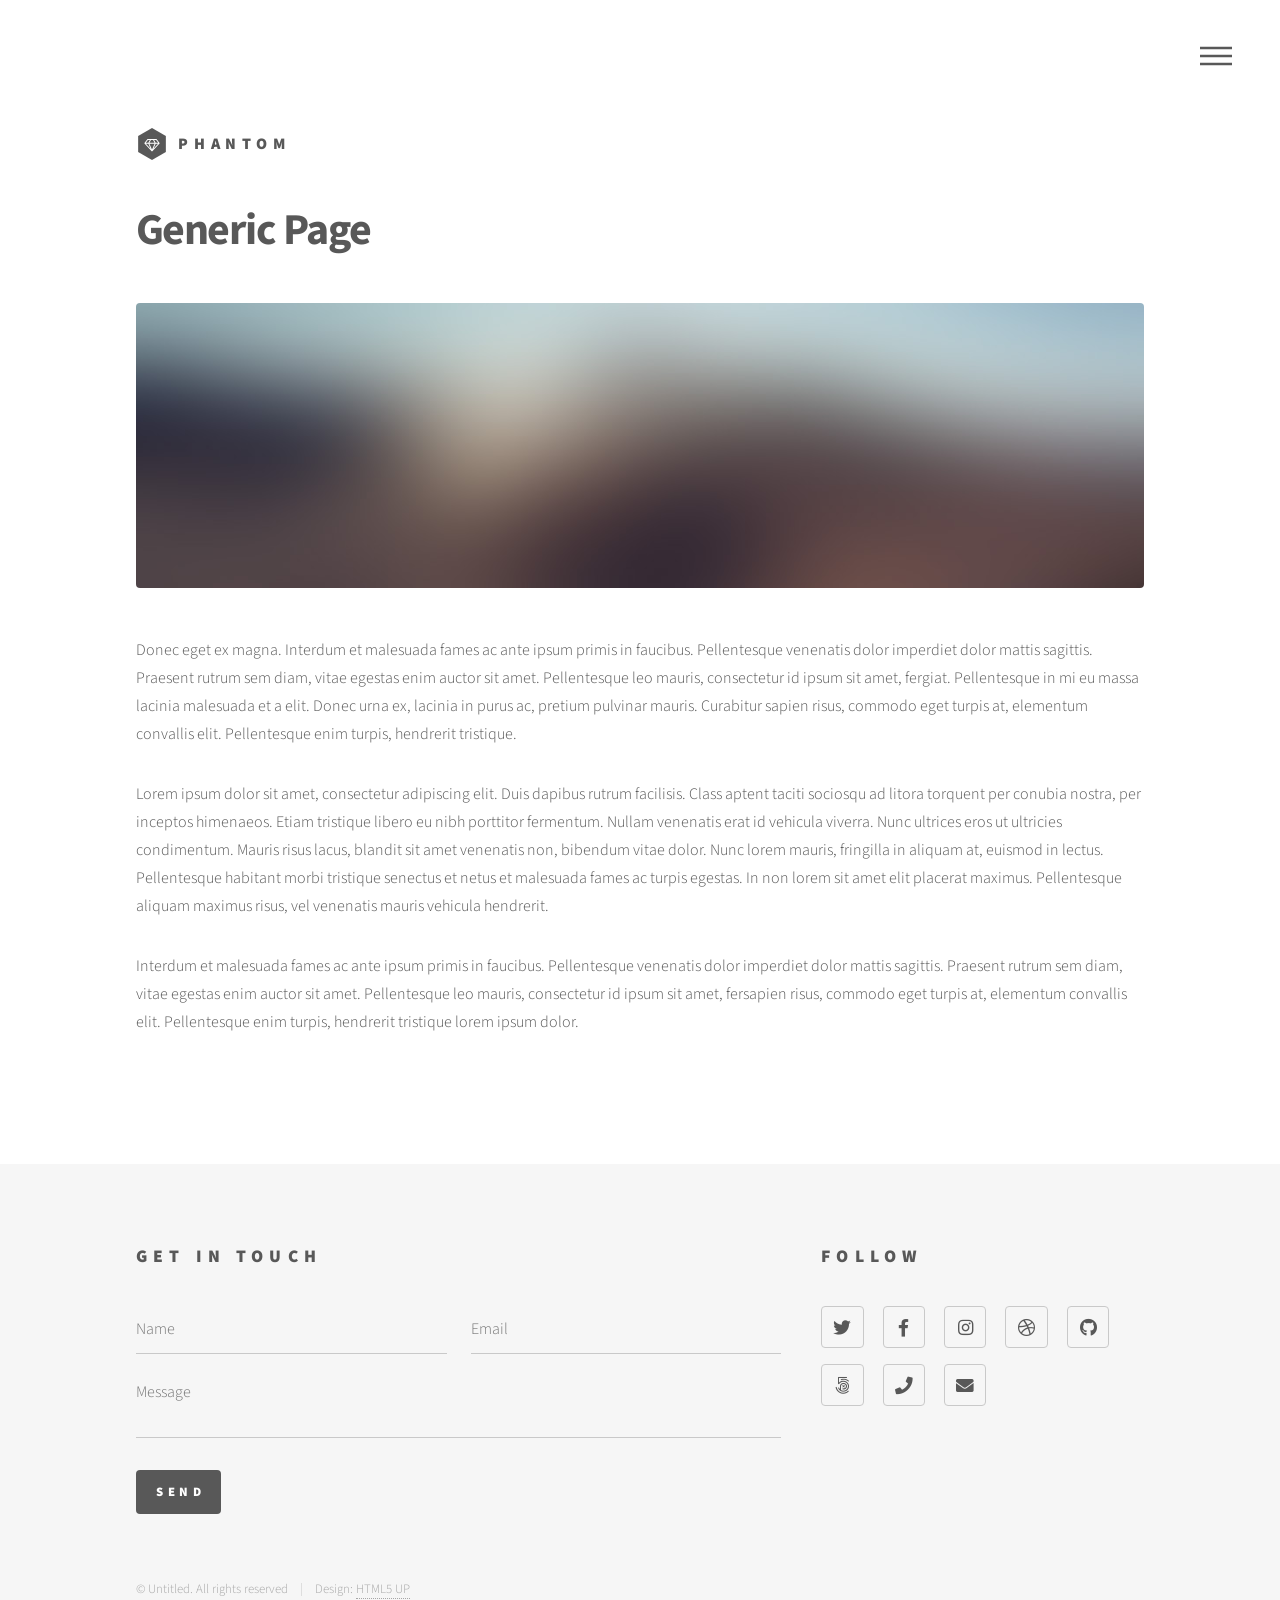
<file: generic.html>
<!DOCTYPE HTML>
<!--
	Phantom by HTML5 UP
	html5up.net | @ajlkn
	Free for personal and commercial use under the CCA 3.0 license (html5up.net/license)
-->
<html>
	<head>
		<title>Generic - Phantom by HTML5 UP</title>
		<meta charset="utf-8" />
		<meta name="viewport" content="width=device-width, initial-scale=1, user-scalable=no" />
		<link rel="stylesheet" href="assets/css/main.css" />
		<noscript><link rel="stylesheet" href="assets/css/noscript.css" /></noscript>
	</head>
	<body class="is-preload">
		<!-- Wrapper -->
			<div id="wrapper">

				<!-- Header -->
					<header id="header">
						<div class="inner">

							<!-- Logo -->
								<a href="index.html" class="logo">
									<span class="symbol"><img src="images/logo.svg" alt="" /></span><span class="title">Phantom</span>
								</a>

							<!-- Nav -->
								<nav>
									<ul>
										<li><a href="#menu">Menu</a></li>
									</ul>
								</nav>

						</div>
					</header>

				<!-- Menu -->
					<nav id="menu">
						<h2>Menu</h2>
						<ul>
							<li><a href="index.html">Home</a></li>
							<li><a href="generic.html">Ipsum veroeros</a></li>
							<li><a href="generic.html">Tempus etiam</a></li>
							<li><a href="generic.html">Consequat dolor</a></li>
							<li><a href="elements.html">Elements</a></li>
						</ul>
					</nav>

				<!-- Main -->
					<div id="main">
						<div class="inner">
							<h1>Generic Page</h1>
							<span class="image main"><img src="images/pic13.jpg" alt="" /></span>
							<p>Donec eget ex magna. Interdum et malesuada fames ac ante ipsum primis in faucibus. Pellentesque venenatis dolor imperdiet dolor mattis sagittis. Praesent rutrum sem diam, vitae egestas enim auctor sit amet. Pellentesque leo mauris, consectetur id ipsum sit amet, fergiat. Pellentesque in mi eu massa lacinia malesuada et a elit. Donec urna ex, lacinia in purus ac, pretium pulvinar mauris. Curabitur sapien risus, commodo eget turpis at, elementum convallis elit. Pellentesque enim turpis, hendrerit tristique.</p>
							<p>Lorem ipsum dolor sit amet, consectetur adipiscing elit. Duis dapibus rutrum facilisis. Class aptent taciti sociosqu ad litora torquent per conubia nostra, per inceptos himenaeos. Etiam tristique libero eu nibh porttitor fermentum. Nullam venenatis erat id vehicula viverra. Nunc ultrices eros ut ultricies condimentum. Mauris risus lacus, blandit sit amet venenatis non, bibendum vitae dolor. Nunc lorem mauris, fringilla in aliquam at, euismod in lectus. Pellentesque habitant morbi tristique senectus et netus et malesuada fames ac turpis egestas. In non lorem sit amet elit placerat maximus. Pellentesque aliquam maximus risus, vel venenatis mauris vehicula hendrerit.</p>
							<p>Interdum et malesuada fames ac ante ipsum primis in faucibus. Pellentesque venenatis dolor imperdiet dolor mattis sagittis. Praesent rutrum sem diam, vitae egestas enim auctor sit amet. Pellentesque leo mauris, consectetur id ipsum sit amet, fersapien risus, commodo eget turpis at, elementum convallis elit. Pellentesque enim turpis, hendrerit tristique lorem ipsum dolor.</p>
						</div>
					</div>

				<!-- Footer -->
					<footer id="footer">
						<div class="inner">
							<section>
								<h2>Get in touch</h2>
								<form method="post" action="#">
									<div class="fields">
										<div class="field half">
											<input type="text" name="name" id="name" placeholder="Name" />
										</div>
										<div class="field half">
											<input type="email" name="email" id="email" placeholder="Email" />
										</div>
										<div class="field">
											<textarea name="message" id="message" placeholder="Message"></textarea>
										</div>
									</div>
									<ul class="actions">
										<li><input type="submit" value="Send" class="primary" /></li>
									</ul>
								</form>
							</section>
							<section>
								<h2>Follow</h2>
								<ul class="icons">
									<li><a href="#" class="icon brands style2 fa-twitter"><span class="label">Twitter</span></a></li>
									<li><a href="#" class="icon brands style2 fa-facebook-f"><span class="label">Facebook</span></a></li>
									<li><a href="#" class="icon brands style2 fa-instagram"><span class="label">Instagram</span></a></li>
									<li><a href="#" class="icon brands style2 fa-dribbble"><span class="label">Dribbble</span></a></li>
									<li><a href="#" class="icon brands style2 fa-github"><span class="label">GitHub</span></a></li>
									<li><a href="#" class="icon brands style2 fa-500px"><span class="label">500px</span></a></li>
									<li><a href="#" class="icon solid style2 fa-phone"><span class="label">Phone</span></a></li>
									<li><a href="#" class="icon solid style2 fa-envelope"><span class="label">Email</span></a></li>
								</ul>
							</section>
							<ul class="copyright">
								<li>&copy; Untitled. All rights reserved</li><li>Design: <a href="http://html5up.net">HTML5 UP</a></li>
							</ul>
						</div>
					</footer>

			</div>

		<!-- Scripts -->
			<script src="assets/js/jquery.min.js"></script>
			<script src="assets/js/browser.min.js"></script>
			<script src="assets/js/breakpoints.min.js"></script>
			<script src="assets/js/util.js"></script>
			<script src="assets/js/main.js"></script>

	</body>
</html>
</file>
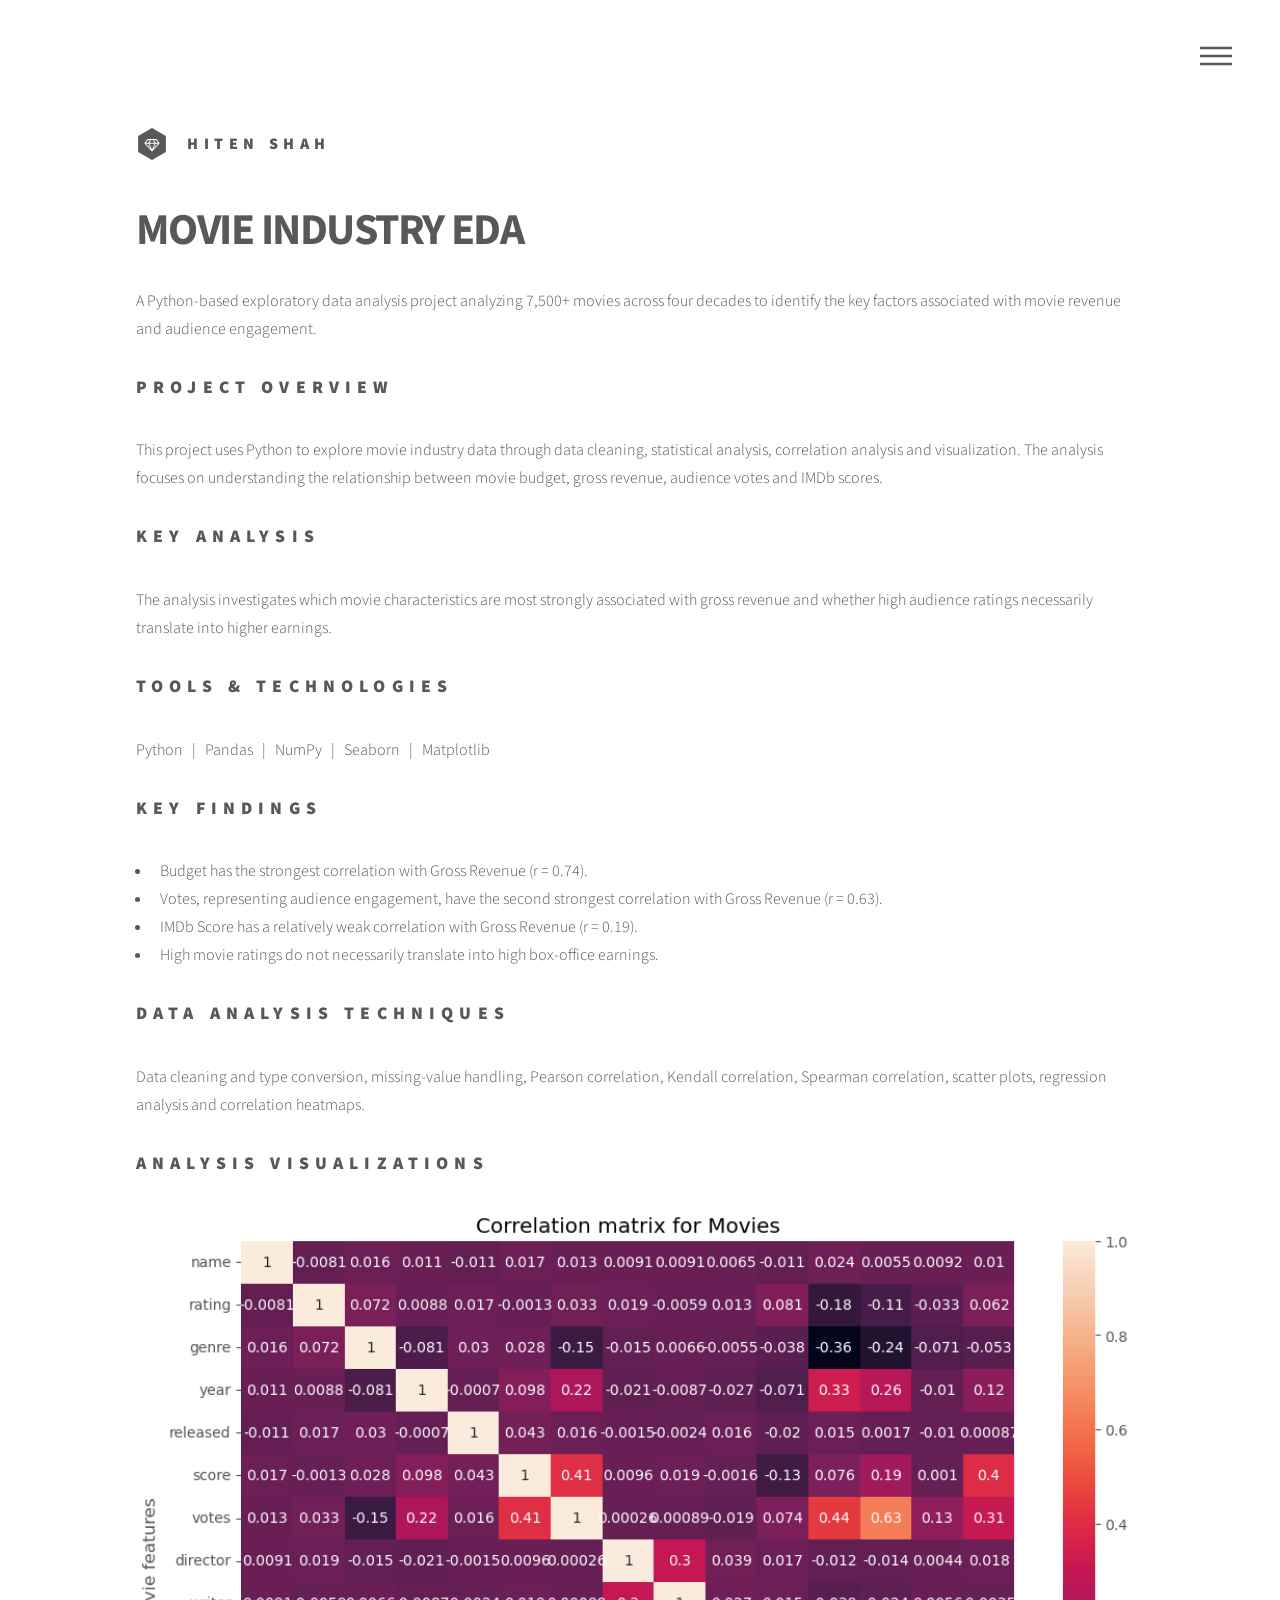
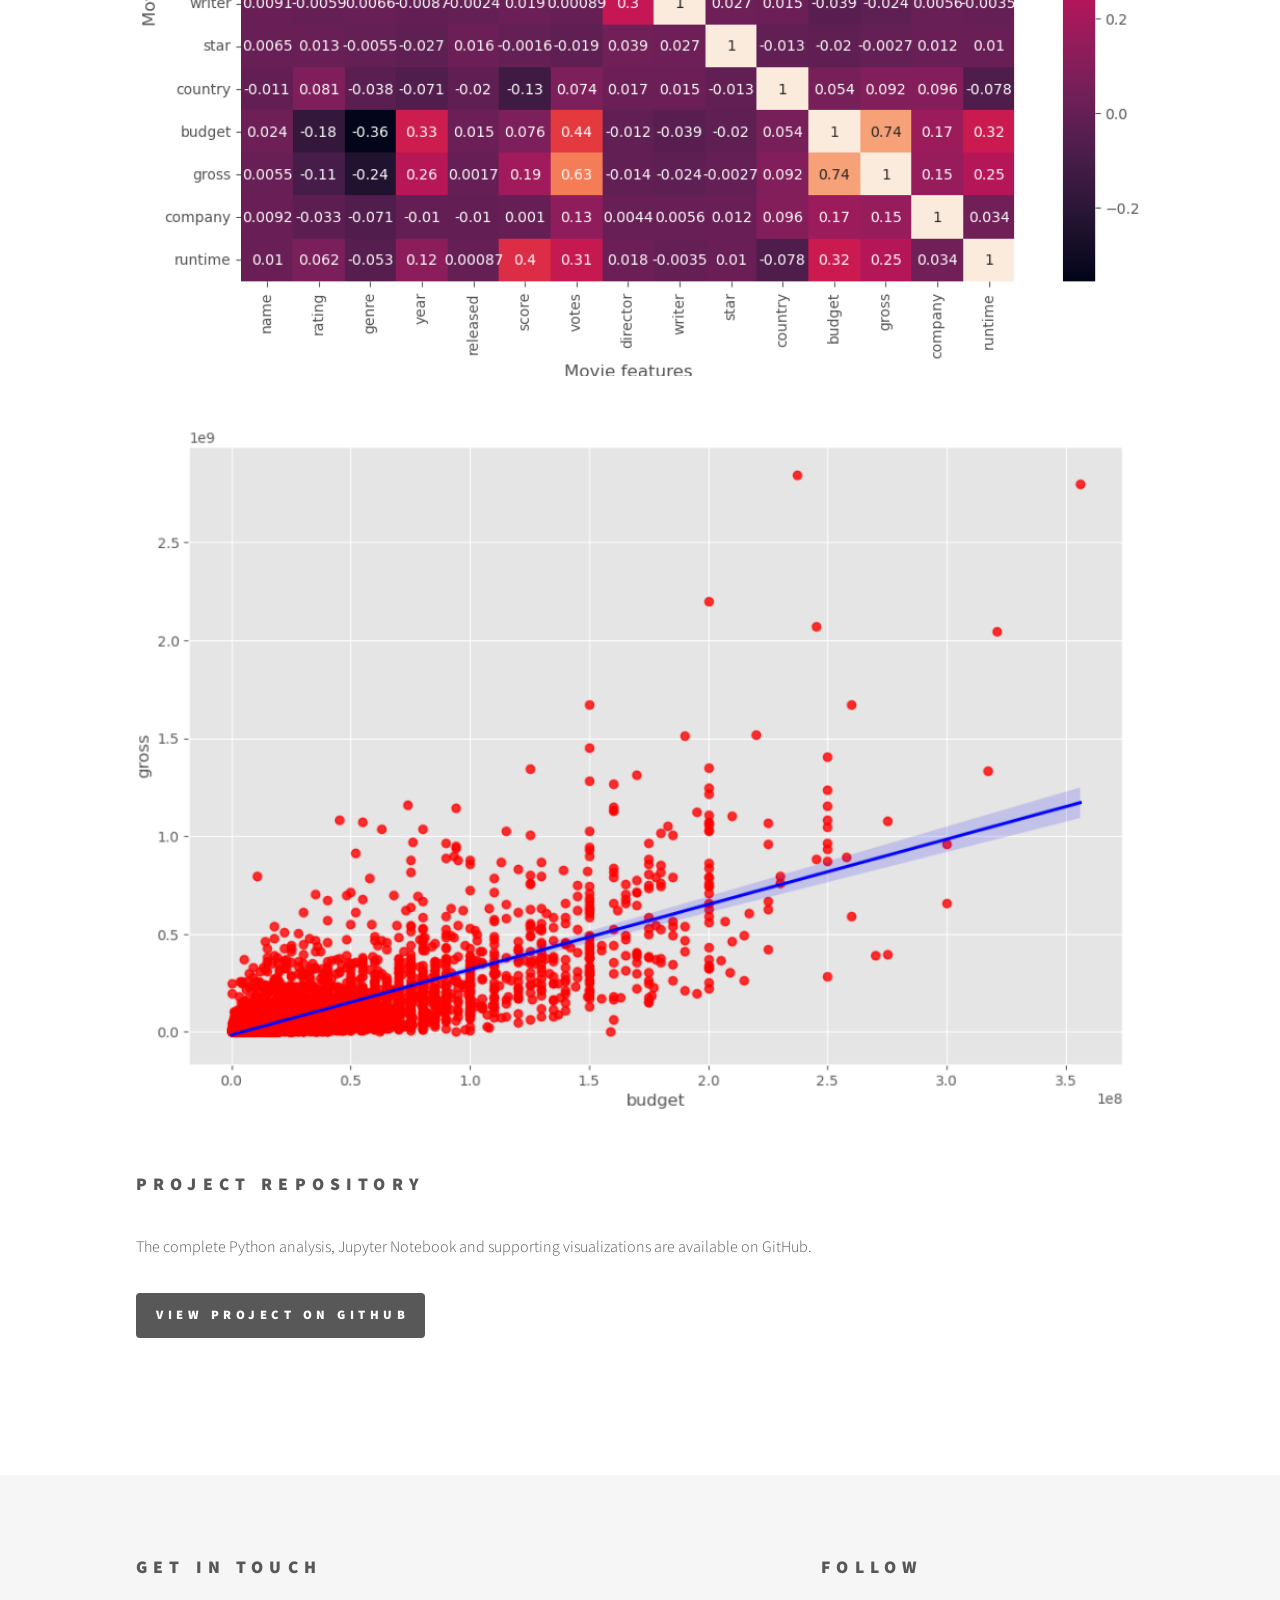
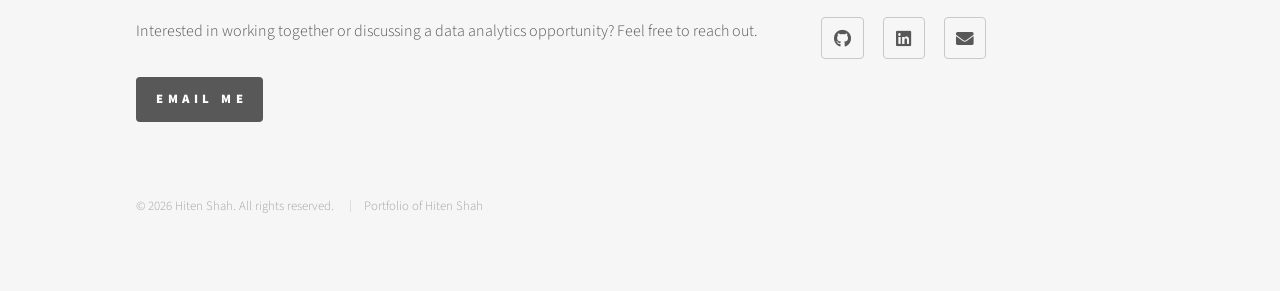
<file: movie-industry-eda.html>
<!DOCTYPE HTML>
<html>
<head>
    <title>Movie Industry EDA | Hiten Shah</title>
    <meta charset="utf-8" />
    <meta name="viewport" content="width=device-width, initial-scale=1, user-scalable=no" />
    <link rel="stylesheet" href="assets/css/main.css" />
    <noscript>
        <link rel="stylesheet" href="assets/css/noscript.css" />
    </noscript>
</head>

<body class="is-preload">

<div id="wrapper">

    <!-- Header -->
    <header id="header">
        <div class="inner">

            <a href="index.html" class="logo">
                <span class="symbol">
                    <img src="images/logo.svg" alt="" />
                </span>
                <span class="title">Hiten Shah</span>
            </a>

            <nav>
                <ul>
                    <li><a href="#menu">Menu</a></li>
                </ul>
            </nav>

        </div>
    </header>


    <!-- Menu -->
    <nav id="menu">
        <h2>Menu</h2>
        <ul>
            <li><a href="index.html">Home</a></li>
            <li><a href="vendor-performance.html">Vendor Performance Analysis</a></li>
            <li><a href="data-professional-survey.html">Data Professional Survey</a></li>
            <li><a href="covid-19-data-exploration.html">COVID-19 Data Exploration</a></li>
            <li><a href="movie-industry-eda.html">Movie Industry EDA</a></li>
            <li><a href="bike-sales-dashboard.html">Bike Sales Dashboard</a></li>
            <li><a href="nashville-housing-data-cleaning.html">Nashville Housing Data Cleaning</a></li>
        </ul>
    </nav>


    <!-- Main -->
    <div id="main">
        <div class="inner">

            <header>
                <h1>MOVIE INDUSTRY EDA</h1>

                <p>
                    A Python-based exploratory data analysis project analyzing
                    7,500+ movies across four decades to identify the key factors
                    associated with movie revenue and audience engagement.
                </p>
            </header>


            <h2>PROJECT OVERVIEW</h2>

            <p>
                This project uses Python to explore movie industry data through
                data cleaning, statistical analysis, correlation analysis and
                visualization. The analysis focuses on understanding the
                relationship between movie budget, gross revenue, audience votes
                and IMDb scores.
            </p>


            <h2>KEY ANALYSIS</h2>

            <p>
                The analysis investigates which movie characteristics are most
                strongly associated with gross revenue and whether high audience
                ratings necessarily translate into higher earnings.
            </p>


            <h2>TOOLS &amp; TECHNOLOGIES</h2>

            <p>
                Python &nbsp; | &nbsp;
                Pandas &nbsp; | &nbsp;
                NumPy &nbsp; | &nbsp;
                Seaborn &nbsp; | &nbsp;
                Matplotlib
            </p>


            <h2>KEY FINDINGS</h2>

            <ul>
                <li>
                    Budget has the strongest correlation with Gross Revenue
                    (r = 0.74).
                </li>

                <li>
                    Votes, representing audience engagement, have the second
                    strongest correlation with Gross Revenue (r = 0.63).
                </li>

                <li>
                    IMDb Score has a relatively weak correlation with Gross
                    Revenue (r = 0.19).
                </li>

                <li>
                    High movie ratings do not necessarily translate into
                    high box-office earnings.
                </li>
            </ul>


            <h2>DATA ANALYSIS TECHNIQUES</h2>

            <p>
                Data cleaning and type conversion, missing-value handling,
                Pearson correlation, Kendall correlation, Spearman correlation,
                scatter plots, regression analysis and correlation heatmaps.
            </p>


            <h2>ANALYSIS VISUALIZATIONS</h2>

            <span class="image main">
                <img src="images/Correlation Heatmap.png"
                     alt="Movie Industry Correlation Heatmap" />
            </span>

            <span class="image main">
                <img src="images/Regression Plot.png"
                     alt="Movie Industry Regression Plot" />
            </span>


            <h2>PROJECT REPOSITORY</h2>

            <p>
                The complete Python analysis, Jupyter Notebook and supporting
                visualizations are available on GitHub.
            </p>

            <ul class="actions">
                <li>
                    <a href="https://github.com/hiten-shah-analytics/Movie-EDA-Python"
                       class="button primary"
                       target="_blank"
                       rel="noopener noreferrer">
                        VIEW PROJECT ON GITHUB
                    </a>
                </li>
            </ul>

        </div>
    </div>


   <!-- Footer -->
<footer id="footer">
    <div class="inner">

        <section>
            <h2>GET IN TOUCH</h2>

            <p>
                Interested in working together or discussing a data analytics opportunity?
                Feel free to reach out.
            </p>

            <ul class="actions">
                <li>
                    <a href="mailto:hiten1919@gmail.com" class="button primary">
                        EMAIL ME
                    </a>
                </li>
            </ul>
        </section>

        <section>
            <h2>FOLLOW</h2>

            <ul class="icons">

                <li>
                    <a href="https://github.com/hiten-shah-analytics"
                       class="icon brands style2 fa-github"
                       target="_blank"
                       rel="noopener noreferrer">
                        <span class="label">GitHub</span>
                    </a>
                </li>

                <li>
                    <a href="https://www.linkedin.com/in/hiten-shah-analyst963/"
                       class="icon brands style2 fa-linkedin"
                       target="_blank"
                       rel="noopener noreferrer">
                        <span class="label">LinkedIn</span>
                    </a>
                </li>

                <li>
                    <a href="mailto:hiten1919@gmail.com"
                       class="icon solid style2 fa-envelope">
                        <span class="label">Email</span>
                    </a>
                </li>

            </ul>
        </section>

        <ul class="copyright">
            <li>&copy; 2026 Hiten Shah. All rights reserved.</li>
            <li>Portfolio of Hiten Shah</li>
        </ul>

    </div>
</footer>

</div>


<!-- Scripts -->
<script src="assets/js/jquery.min.js"></script>
<script src="assets/js/browser.min.js"></script>
<script src="assets/js/breakpoints.min.js"></script>
<script src="assets/js/util.js"></script>
<script src="assets/js/main.js"></script>

</body>
</html>
</file>
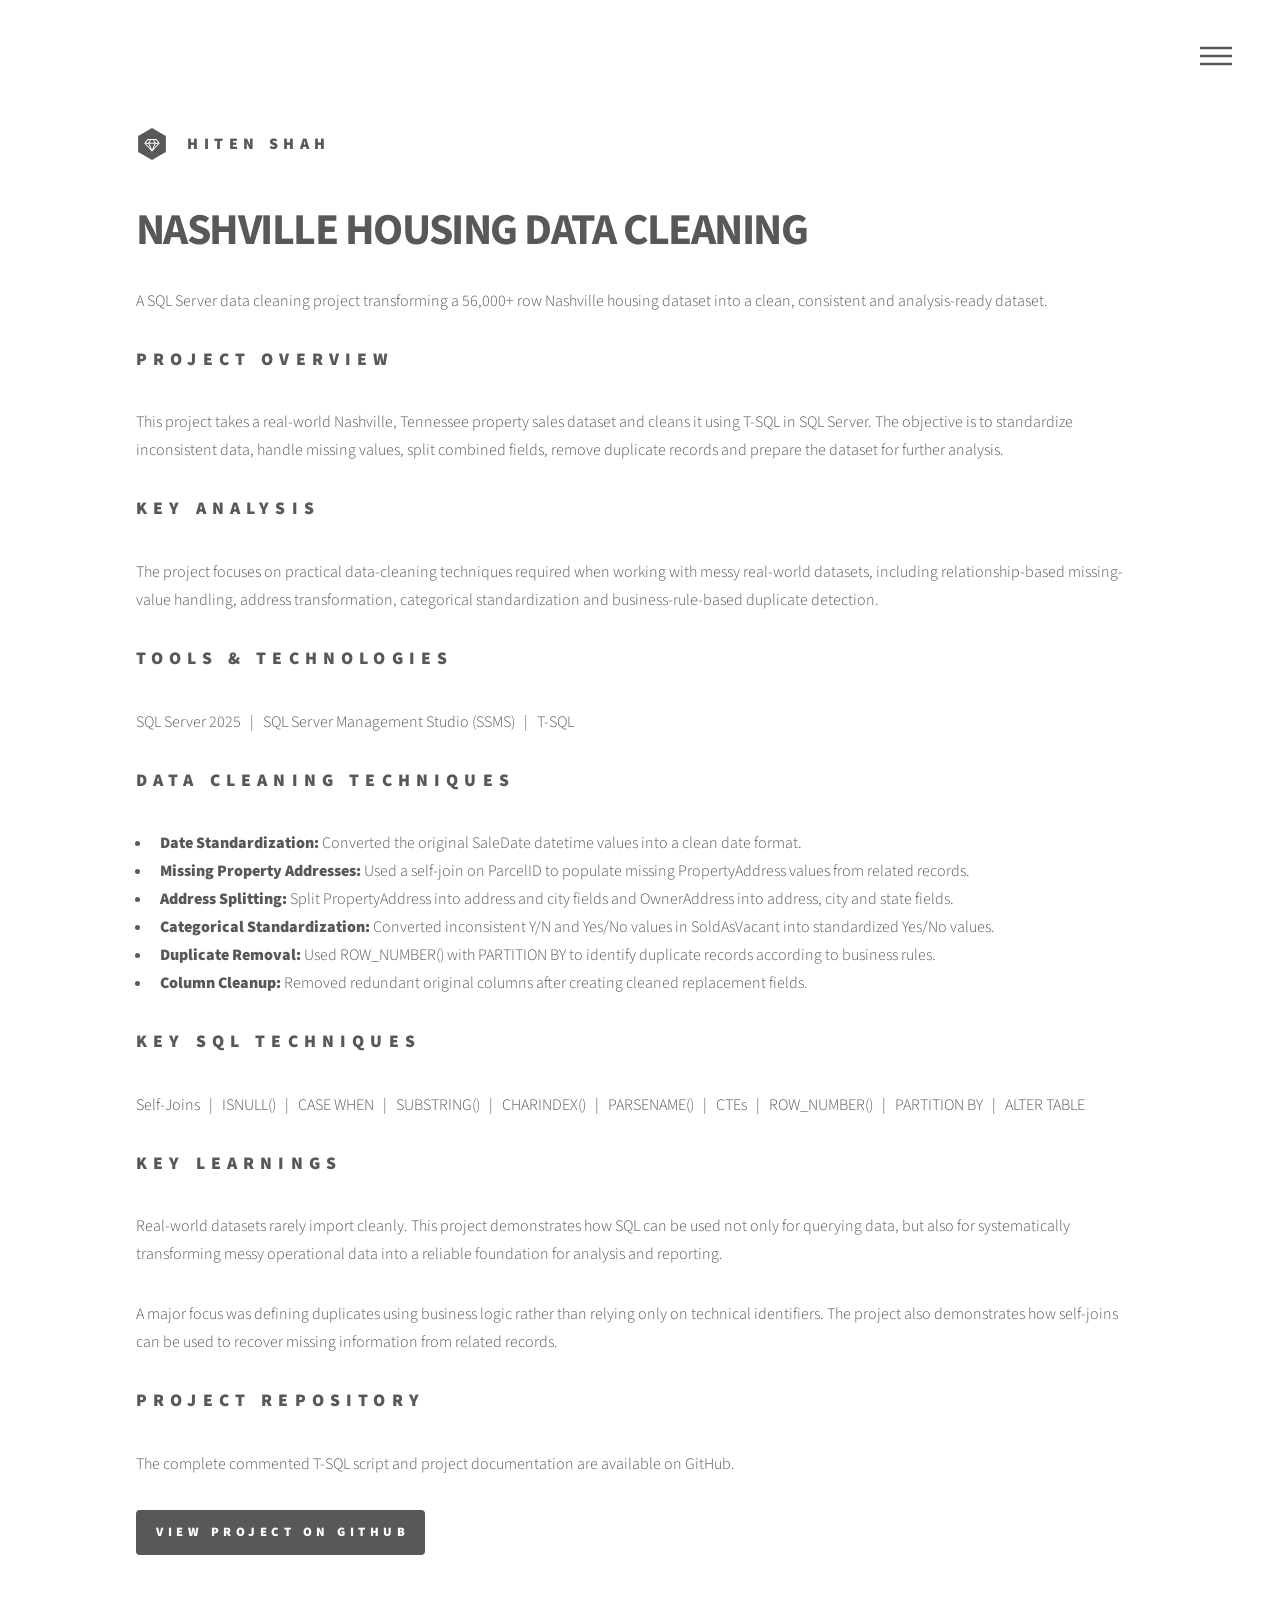
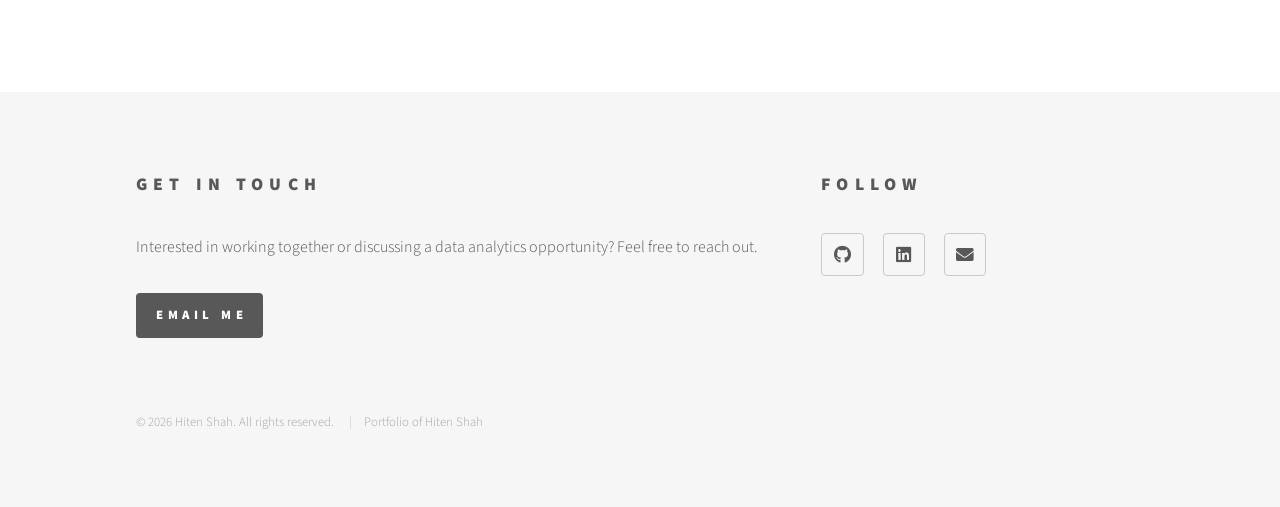
<file: nashville-housing-data-cleaning.html>
<!DOCTYPE HTML>
<html>
<head>
    <title>Nashville Housing Data Cleaning | Hiten Shah</title>
    <meta charset="utf-8" />
    <meta name="viewport" content="width=device-width, initial-scale=1, user-scalable=no" />
    <link rel="stylesheet" href="assets/css/main.css" />

    <noscript>
        <link rel="stylesheet" href="assets/css/noscript.css" />
    </noscript>
</head>

<body class="is-preload">

<div id="wrapper">

    <!-- Header -->
    <header id="header">
        <div class="inner">

            <a href="index.html" class="logo">
                <span class="symbol">
                    <img src="images/logo.svg" alt="" />
                </span>
                <span class="title">Hiten Shah</span>
            </a>

            <nav>
                <ul>
                    <li><a href="#menu">Menu</a></li>
                </ul>
            </nav>

        </div>
    </header>


    <!-- Menu -->
    <nav id="menu">
        <h2>Menu</h2>
            <ul>
                <li><a href="index.html">Home</a></li>
                <li><a href="vendor-performance.html">Vendor Performance Analysis</a></li>
                <li><a href="data-professional-survey.html">Data Professional Survey</a></li>
                <li><a href="covid-19-data-exploration.html">COVID-19 Data Exploration</a></li>
                <li><a href="movie-industry-eda.html">Movie Industry EDA</a></li>
                <li><a href="bike-sales-dashboard.html">Bike Sales Dashboard</a></li>
                <li><a href="nashville-housing-data-cleaning.html">Nashville Housing Data Cleaning</a></li>
            </ul>
    </nav>


    <!-- Main -->
    <div id="main">
        <div class="inner">

            <header>

                <h1>NASHVILLE HOUSING DATA CLEANING</h1>

                <p>
                    A SQL Server data cleaning project transforming a
                    56,000+ row Nashville housing dataset into a clean,
                    consistent and analysis-ready dataset.
                </p>

            </header>


            <h2>PROJECT OVERVIEW</h2>

            <p>
                This project takes a real-world Nashville, Tennessee property
                sales dataset and cleans it using T-SQL in SQL Server.
                The objective is to standardize inconsistent data, handle
                missing values, split combined fields, remove duplicate
                records and prepare the dataset for further analysis.
            </p>


            <h2>KEY ANALYSIS</h2>

            <p>
                The project focuses on practical data-cleaning techniques
                required when working with messy real-world datasets,
                including relationship-based missing-value handling,
                address transformation, categorical standardization and
                business-rule-based duplicate detection.
            </p>


            <h2>TOOLS &amp; TECHNOLOGIES</h2>

            <p>
                SQL Server 2025 &nbsp; | &nbsp;
                SQL Server Management Studio (SSMS) &nbsp; | &nbsp;
                T-SQL
            </p>


            <h2>DATA CLEANING TECHNIQUES</h2>

            <ul>

                <li>
                    <strong>Date Standardization:</strong>
                    Converted the original SaleDate datetime values into
                    a clean date format.
                </li>

                <li>
                    <strong>Missing Property Addresses:</strong>
                    Used a self-join on ParcelID to populate missing
                    PropertyAddress values from related records.
                </li>

                <li>
                    <strong>Address Splitting:</strong>
                    Split PropertyAddress into address and city fields
                    and OwnerAddress into address, city and state fields.
                </li>

                <li>
                    <strong>Categorical Standardization:</strong>
                    Converted inconsistent Y/N and Yes/No values in
                    SoldAsVacant into standardized Yes/No values.
                </li>

                <li>
                    <strong>Duplicate Removal:</strong>
                    Used ROW_NUMBER() with PARTITION BY to identify
                    duplicate records according to business rules.
                </li>

                <li>
                    <strong>Column Cleanup:</strong>
                    Removed redundant original columns after creating
                    cleaned replacement fields.
                </li>

            </ul>


            <h2>KEY SQL TECHNIQUES</h2>

            <p>
                Self-Joins &nbsp; | &nbsp;
                ISNULL() &nbsp; | &nbsp;
                CASE WHEN &nbsp; | &nbsp;
                SUBSTRING() &nbsp; | &nbsp;
                CHARINDEX() &nbsp; | &nbsp;
                PARSENAME() &nbsp; | &nbsp;
                CTEs &nbsp; | &nbsp;
                ROW_NUMBER() &nbsp; | &nbsp;
                PARTITION BY &nbsp; | &nbsp;
                ALTER TABLE
            </p>


            <h2>KEY LEARNINGS</h2>

            <p>
                Real-world datasets rarely import cleanly. This project
                demonstrates how SQL can be used not only for querying data,
                but also for systematically transforming messy operational
                data into a reliable foundation for analysis and reporting.
            </p>

            <p>
                A major focus was defining duplicates using business logic
                rather than relying only on technical identifiers. The
                project also demonstrates how self-joins can be used to
                recover missing information from related records.
            </p>


            <h2>PROJECT REPOSITORY</h2>

            <p>
                The complete commented T-SQL script and project documentation
                are available on GitHub.
            </p>

            <ul class="actions">

                <li>
                    <a href="https://github.com/hiten-shah-analytics/NashvilleHousingDataCleaning"
                       class="button primary"
                       target="_blank"
                       rel="noopener noreferrer">

                        VIEW PROJECT ON GITHUB

                    </a>
                </li>

            </ul>

        </div>
    </div>


    <!-- Footer -->
<footer id="footer">
    <div class="inner">

        <section>
            <h2>GET IN TOUCH</h2>

            <p>
                Interested in working together or discussing a data analytics opportunity?
                Feel free to reach out.
            </p>

            <ul class="actions">
                <li>
                    <a href="mailto:hiten1919@gmail.com" class="button primary">
                        EMAIL ME
                    </a>
                </li>
            </ul>
        </section>

        <section>
            <h2>FOLLOW</h2>

            <ul class="icons">

                <li>
                    <a href="https://github.com/hiten-shah-analytics"
                       class="icon brands style2 fa-github"
                       target="_blank"
                       rel="noopener noreferrer">
                        <span class="label">GitHub</span>
                    </a>
                </li>

                <li>
                    <a href="https://www.linkedin.com/in/hiten-shah-analyst963/"
                       class="icon brands style2 fa-linkedin"
                       target="_blank"
                       rel="noopener noreferrer">
                        <span class="label">LinkedIn</span>
                    </a>
                </li>

                <li>
                    <a href="mailto:hiten1919@gmail.com"
                       class="icon solid style2 fa-envelope">
                        <span class="label">Email</span>
                    </a>
                </li>

            </ul>
        </section>

        <ul class="copyright">
            <li>&copy; 2026 Hiten Shah. All rights reserved.</li>
            <li>Portfolio of Hiten Shah</li>
        </ul>

    </div>
</footer>

</div>


<!-- Scripts -->

<script src="assets/js/jquery.min.js"></script>
<script src="assets/js/browser.min.js"></script>
<script src="assets/js/breakpoints.min.js"></script>
<script src="assets/js/util.js"></script>
<script src="assets/js/main.js"></script>

</body>
</html>
</file>
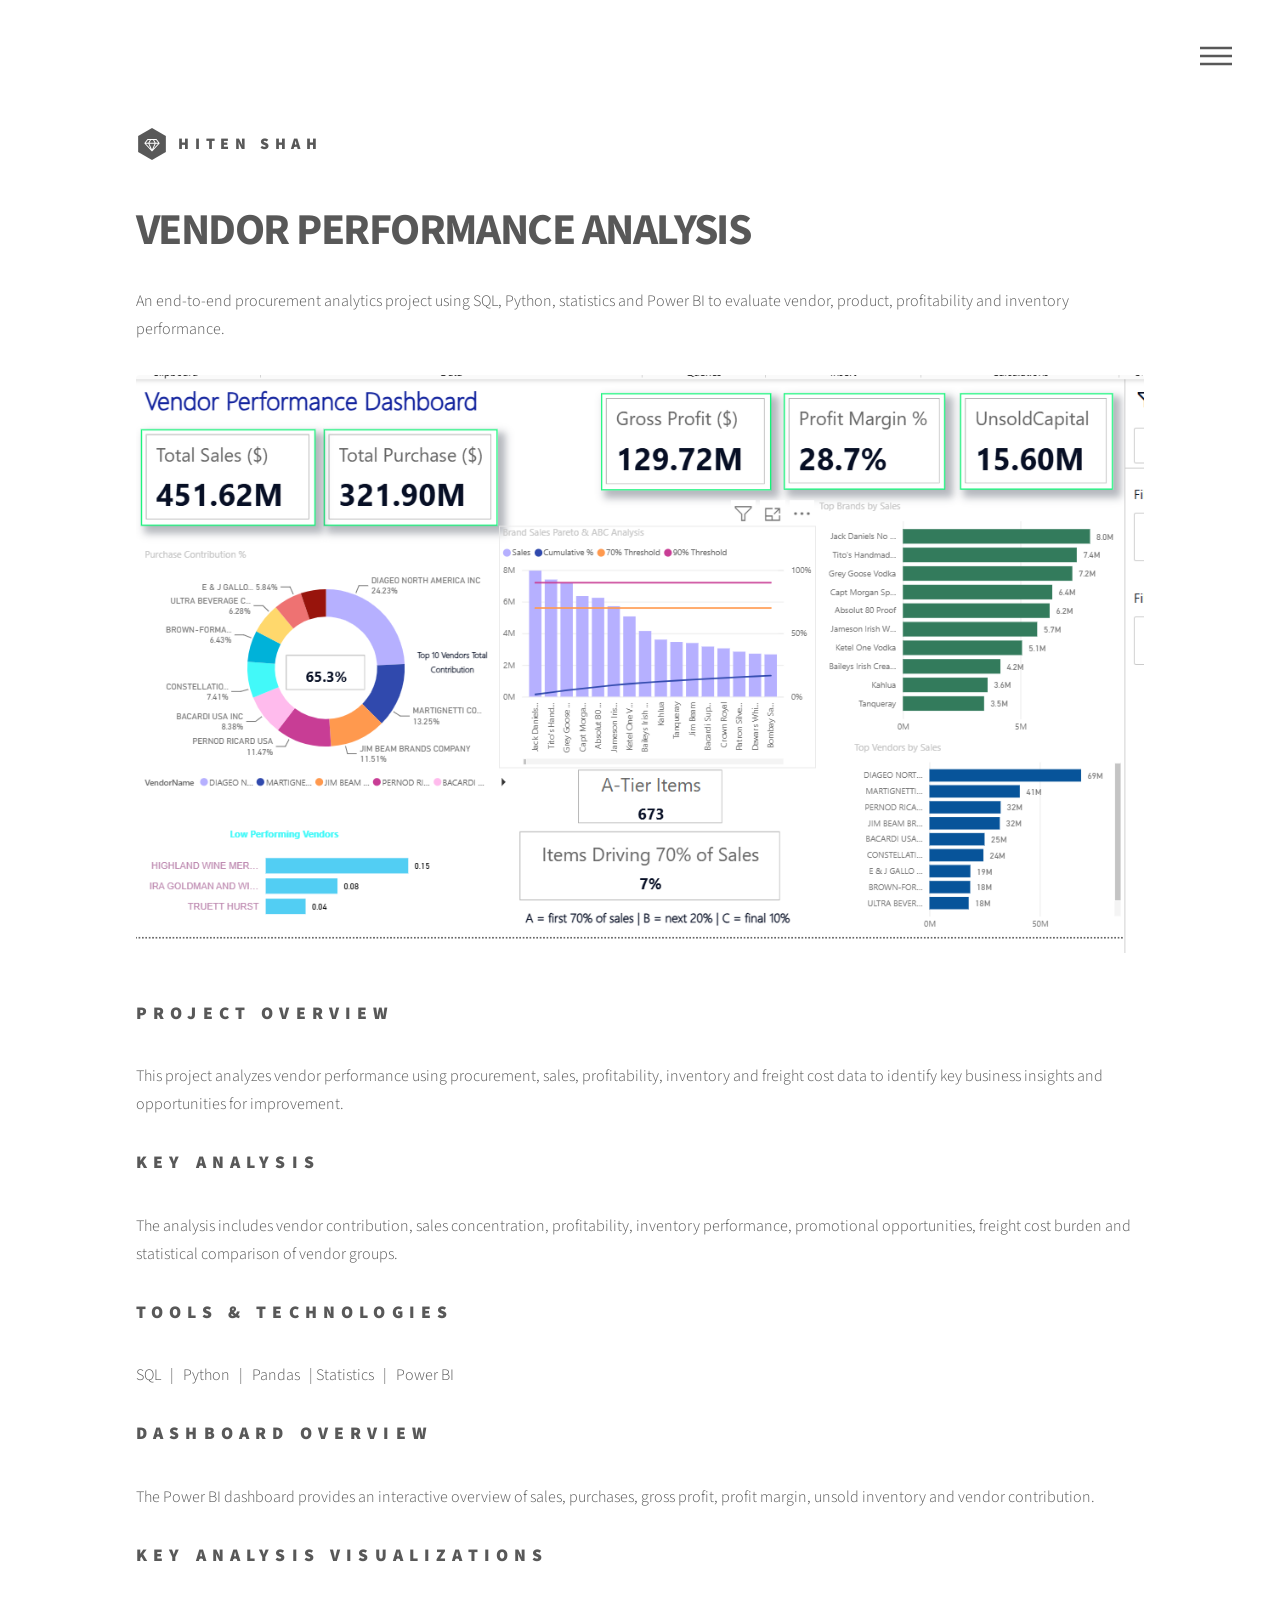
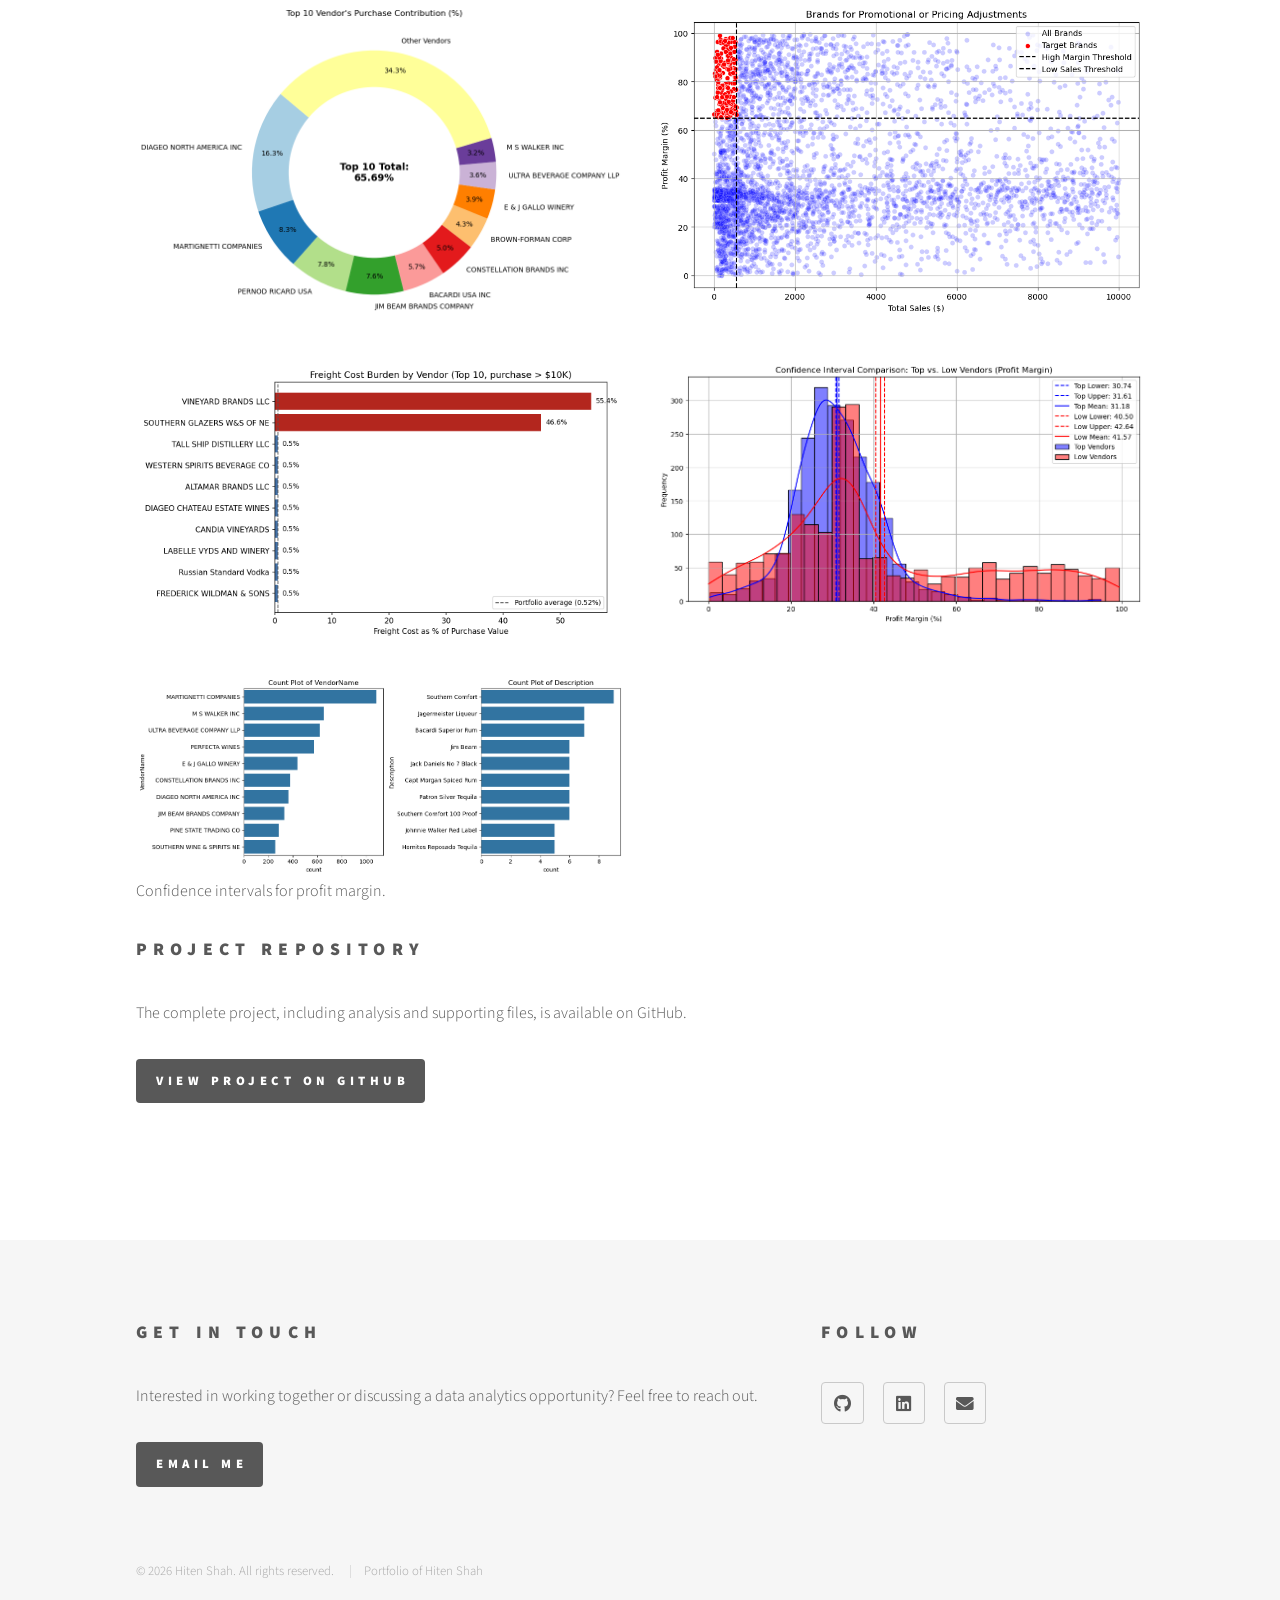
<file: vendor-performance.html>
<!DOCTYPE HTML>
<!--
	Phantom by HTML5 UP
	html5up.net | @ajlkn
	Free for personal and commercial use under the CCA 3.0 license (html5up.net/license)
-->
<html>
	<head>
		<title>Vendor Performance Analysis | Hiten Shah</title>
		<meta charset="utf-8" />
		<meta name="viewport" content="width=device-width, initial-scale=1, user-scalable=no" />
		<link rel="stylesheet" href="assets/css/main.css" />
		<noscript><link rel="stylesheet" href="assets/css/noscript.css" /></noscript>
	</head>
	<body class="is-preload">
		<!-- Wrapper -->
			<div id="wrapper">

				<!-- Header -->
					<header id="header">
						<div class="inner">

							<!-- Logo -->
								<a href="index.html" class="logo">
									<span class="symbol"><img src="images/logo.svg" alt="" /></span><span class="title">Hiten Shah</span>
								</a>

							<!-- Nav -->
								<nav>
									<ul>
										<li><a href="#menu">Menu</a></li>
									</ul>
								</nav>

						</div>
					</header>

				<!-- Menu -->
					<nav id="menu">
						<h2>Menu</h2>
						<ul>
							<li><a href="index.html">Home</a></li>
							<li><a href="vendor-performance.html">Vendor Performance Analysis</a></li>
							<li><a href="data-professional-survey.html">Data Professional Survey</a></li>
							<li><a href="covid-19-data-exploration.html">COVID-19 Data Exploration</a></li>
							<li><a href="movie-industry-eda.html">Movie Industry EDA</a></li>
							<li><a href="bike-sales-dashboard.html">Bike Sales Dashboard</a></li>
							<li><a href="nashville-housing-data-cleaning.html">Nashville Housing Data Cleaning</a></li>
						</ul>
					</nav>

			    <!-- Main -->
     <div id="main">
     <div class="inner">

        <header>
            <h1>VENDOR PERFORMANCE ANALYSIS</h1>
            <p>
                An end-to-end procurement analytics project using SQL, Python,
                statistics and Power BI to evaluate vendor, product,
                profitability and inventory performance.
            </p>
        </header>

        <span class="image main">
            <img src="images/01_dashboard_overview.png"
                 alt="Vendor Performance Analytics Dashboard" />
        </span>

        <h2>PROJECT OVERVIEW</h2>
        <p>
            This project analyzes vendor performance using procurement,
            sales, profitability, inventory and freight cost data to identify
            key business insights and opportunities for improvement.
        </p>

        <h2>KEY ANALYSIS</h2>
        <p>
            The analysis includes vendor contribution, sales concentration,
            profitability, inventory performance, promotional opportunities,
            freight cost burden and statistical comparison of vendor groups.
        </p>

        <h2>TOOLS &amp; TECHNOLOGIES</h2>
        <p>
            SQL &nbsp; | &nbsp; Python &nbsp; | &nbsp; Pandas &nbsp; |
            Statistics &nbsp; | &nbsp; Power BI
        </p>

        <h2>DASHBOARD OVERVIEW</h2>
        <p>
            The Power BI dashboard provides an interactive overview of sales,
            purchases, gross profit, profit margin, unsold inventory and
            vendor contribution.
        </p>

		<h2>KEY ANALYSIS VISUALIZATIONS</h2>

         <div class="analysis-grid">

         <div class="analysis-item">
         <img src="images/02_vendor_concentration.png" alt="Top 10 Vendor Purchase Contribution" />
         </div>

         <div class="analysis-item">
         <img src="images/03_low_sales_high_margin_brands.png" alt="Low Sales High Margin Brands Analysis" />
         </div>

         <div class="analysis-item">
         <img src="images/04_freight_cost_anomaly.png" alt="Freight Cost Anomaly Analysis" />
         </div>

         <div class="analysis-item">
         <img src="images/05_statistical_validation.png" alt="Statistical Validation Analysis" />
         </div>

         <div class="analysis-item">
         <img src="images/06_portfolio_breadth.png" alt="Portfolio Breadth Analysis" />
         </div>

         </div>

                Confidence intervals for profit margin.
        </p>

        <h2>PROJECT REPOSITORY</h2>

        <p>
            The complete project, including analysis and supporting files,
            is available on GitHub.
        </p>

        <ul class="actions">
            <li>
                <a href="https://github.com/hiten-shah-analytics/vendor-performance-analysis"
                 class="button primary"
                 target="_blank"
                  rel="noopener noreferrer">
                  VIEW PROJECT ON GITHUB
                 </a>
            </li>
        </ul>

    </div>
</div>  

				<!-- Footer -->
<footer id="footer">
    <div class="inner">

        <section>
            <h2>GET IN TOUCH</h2>

            <p>
                Interested in working together or discussing a data analytics opportunity?
                Feel free to reach out.
            </p>

            <ul class="actions">
                <li>
                    <a href="mailto:hiten1919@gmail.com" class="button primary">
                        EMAIL ME
                    </a>
                </li>
            </ul>
        </section>

        <section>
            <h2>FOLLOW</h2>

            <ul class="icons">

                <li>
                    <a href="https://github.com/hiten-shah-analytics"
                       class="icon brands style2 fa-github"
                       target="_blank"
                       rel="noopener noreferrer">
                        <span class="label">GitHub</span>
                    </a>
                </li>

                <li>
                    <a href="https://www.linkedin.com/in/hiten-shah-analyst963/"
                       class="icon brands style2 fa-linkedin"
                       target="_blank"
                       rel="noopener noreferrer">
                        <span class="label">LinkedIn</span>
                    </a>
                </li>

                <li>
                    <a href="mailto:hiten1919@gmail.com"
                       class="icon solid style2 fa-envelope">
                        <span class="label">Email</span>
                    </a>
                </li>

            </ul>
        </section>

        <ul class="copyright">
            <li>&copy; 2026 Hiten Shah. All rights reserved.</li>
            <li>Portfolio of Hiten Shah</li>
        </ul>

    </div>
</footer>

			</div>

		<!-- Scripts -->
			<script src="assets/js/jquery.min.js"></script>
			<script src="assets/js/browser.min.js"></script>
			<script src="assets/js/breakpoints.min.js"></script>
			<script src="assets/js/util.js"></script>
			<script src="assets/js/main.js"></script>

	</body>
</html>
</file>
<file: assets/css/noscript.css>
/*
	Phantom by HTML5 UP
	html5up.net | @ajlkn
	Free for personal and commercial use under the CCA 3.0 license (html5up.net/license)
*/

/* Tiles */

	body.is-preload .tiles article {
		-moz-transform: none;
		-webkit-transform: none;
		-ms-transform: none;
		transform: none;
		opacity: 1;
	}
</file>
<file: assets/css/main.css>
@import url(fontawesome-all.min.css);
@import url("https://fonts.googleapis.com/css?family=Source+Sans+Pro:300,700,900");

/*
	Phantom by HTML5 UP
	html5up.net | @ajlkn
	Free for personal and commercial use under the CCA 3.0 license (html5up.net/license)
*/

html, body, div, span, applet, object,
iframe, h1, h2, h3, h4, h5, h6, p, blockquote,
pre, a, abbr, acronym, address, big, cite,
code, del, dfn, em, img, ins, kbd, q, s, samp,
small, strike, strong, sub, sup, tt, var, b,
u, i, center, dl, dt, dd, ol, ul, li, fieldset,
form, label, legend, table, caption, tbody,
tfoot, thead, tr, th, td, article, aside,
canvas, details, embed, figure, figcaption,
footer, header, hgroup, menu, nav, output, ruby,
section, summary, time, mark, audio, video {
	margin: 0;
	padding: 0;
	border: 0;
	font-size: 100%;
	font: inherit;
	vertical-align: baseline;}

article, aside, details, figcaption, figure,
footer, header, hgroup, menu, nav, section {
	display: block;}

body {
	line-height: 1;
}

ol, ul {
	list-style: none;
}

blockquote, q {
	quotes: none;
}

	blockquote:before, blockquote:after, q:before, q:after {
		content: '';
		content: none;
	}

table {
	border-collapse: collapse;
	border-spacing: 0;
}

body {
	-webkit-text-size-adjust: none;
}

mark {
	background-color: transparent;
	color: inherit;
}

input::-moz-focus-inner {
	border: 0;
	padding: 0;
}

input, select, textarea {
	-moz-appearance: none;
	-webkit-appearance: none;
	-ms-appearance: none;
	appearance: none;
}

/* Basic */

	@-ms-viewport {
		width: device-width;
	}

	body {
		-ms-overflow-style: scrollbar;
	}

	@media screen and (max-width: 480px) {

		html, body {
			min-width: 320px;
		}

	}

	html {
		box-sizing: border-box;
	}

	*, *:before, *:after {
		box-sizing: inherit;
	}

	body {
		background: #ffffff;
	}

		body.is-preload *, body.is-preload *:before, body.is-preload *:after {
			-moz-animation: none !important;
			-webkit-animation: none !important;
			-ms-animation: none !important;
			animation: none !important;
			-moz-transition: none !important;
			-webkit-transition: none !important;
			-ms-transition: none !important;
			transition: none !important;
		}

/* Type */

	body, input, select, textarea {
		color: #585858;
		font-family: "Source Sans Pro", Helvetica, sans-serif;
		font-size: 16pt;
		font-weight: 300;
		line-height: 1.75;
	}

		@media screen and (max-width: 1680px) {

			body, input, select, textarea {
				font-size: 14pt;
			}

		}

		@media screen and (max-width: 1280px) {

			body, input, select, textarea {
				font-size: 12pt;
			}

		}

	a {
		-moz-transition: border-bottom-color 0.2s ease, color 0.2s ease;
		-webkit-transition: border-bottom-color 0.2s ease, color 0.2s ease;
		-ms-transition: border-bottom-color 0.2s ease, color 0.2s ease;
		transition: border-bottom-color 0.2s ease, color 0.2s ease;
		text-decoration: none;
		color: #585858;
		border-bottom: dotted 1px rgba(88, 88, 88, 0.5);
	}

		a:hover {
			border-bottom-color: transparent;
			color: #f2849e !important;
		}

	strong, b {
		font-weight: 900;
	}

	em, i {
		font-style: italic;
	}

	p {
		margin: 0 0 2em 0;
	}

	h1 {
		font-size: 2.75em;
		font-weight: 700;
		line-height: 1.3;
		margin: 0 0 1em 0;
		letter-spacing: -0.035em;
	}

		h1 a {
			color: inherit;
		}

		@media screen and (max-width: 736px) {

			h1 {
				font-size: 2em;
				margin: 0 0 1em 0;
			}

		}

		@media screen and (max-width: 360px) {

			h1 {
				font-size: 1.75em;
			}

		}

	h2, h3, h4, h5, h6 {
		font-weight: 900;
		line-height: 1.5;
		margin: 0 0 2em 0;
		text-transform: uppercase;
		letter-spacing: 0.35em;
	}

		h2 a, h3 a, h4 a, h5 a, h6 a {
			color: inherit;
		}

	h2 {
		font-size: 1.1em;
	}

	h3 {
		font-size: 1em;
	}

	h4 {
		font-size: 0.8em;
	}

	h5 {
		font-size: 0.8em;
	}

	h6 {
		font-size: 0.8em;
	}

	@media screen and (max-width: 980px) {

		h1 br, h2 br, h3 br, h4 br, h5 br, h6 br {
			display: none;
		}

	}

	@media screen and (max-width: 736px) {

		h2 {
			font-size: 1em;
		}

		h3 {
			font-size: 0.8em;
		}

	}

	sub {
		font-size: 0.8em;
		position: relative;
		top: 0.5em;
	}

	sup {
		font-size: 0.8em;
		position: relative;
		top: -0.5em;
	}

	blockquote {
		border-left: solid 4px #c9c9c9;
		font-style: italic;
		margin: 0 0 2em 0;
		padding: 0.5em 0 0.5em 2em;
	}

	code {
		background: rgba(144, 144, 144, 0.075);
		border-radius: 4px;
		border: solid 1px #c9c9c9;
		font-family: "Courier New", monospace;
		font-size: 0.9em;
		margin: 0 0.25em;
		padding: 0.25em 0.65em;
	}

	pre {
		-webkit-overflow-scrolling: touch;
		font-family: "Courier New", monospace;
		font-size: 0.9em;
		margin: 0 0 2em 0;
	}

		pre code {
			display: block;
			line-height: 1.75;
			padding: 1em 1.5em;
			overflow-x: auto;
		}

	hr {
		border: 0;
		border-bottom: solid 1px #c9c9c9;
		margin: 2em 0;
	}

		hr.major {
			margin: 3em 0;
		}

	.align-left {
		text-align: left;
	}

	.align-center {
		text-align: center;
	}

	.align-right {
		text-align: right;
	}

/* Row */

	.row {
		display: flex;
		flex-wrap: wrap;
		box-sizing: border-box;
		align-items: stretch;
	}

		.row > * {
			box-sizing: border-box;
		}

		.row.gtr-uniform > * > :last-child {
			margin-bottom: 0;
		}

		.row.aln-left {
			justify-content: flex-start;
		}

		.row.aln-center {
			justify-content: center;
		}

		.row.aln-right {
			justify-content: flex-end;
		}

		.row.aln-top {
			align-items: flex-start;
		}

		.row.aln-middle {
			align-items: center;
		}

		.row.aln-bottom {
			align-items: flex-end;
		}

		.row > .imp {
			order: -1;
		}

		.row > .col-1 {
			width: 8.33333%;
		}

		.row > .off-1 {
			margin-left: 8.33333%;
		}

		.row > .col-2 {
			width: 16.66667%;
		}

		.row > .off-2 {
			margin-left: 16.66667%;
		}

		.row > .col-3 {
			width: 25%;
		}

		.row > .off-3 {
			margin-left: 25%;
		}

		.row > .col-4 {
			width: 33.33333%;
		}

		.row > .off-4 {
			margin-left: 33.33333%;
		}

		.row > .col-5 {
			width: 41.66667%;
		}

		.row > .off-5 {
			margin-left: 41.66667%;
		}

		.row > .col-6 {
			width: 50%;
		}

		.row > .off-6 {
			margin-left: 50%;
		}

		.row > .col-7 {
			width: 58.33333%;
		}

		.row > .off-7 {
			margin-left: 58.33333%;
		}

		.row > .col-8 {
			width: 66.66667%;
		}

		.row > .off-8 {
			margin-left: 66.66667%;
		}

		.row > .col-9 {
			width: 75%;
		}

		.row > .off-9 {
			margin-left: 75%;
		}

		.row > .col-10 {
			width: 83.33333%;
		}

		.row > .off-10 {
			margin-left: 83.33333%;
		}

		.row > .col-11 {
			width: 91.66667%;
		}

		.row > .off-11 {
			margin-left: 91.66667%;
		}

		.row > .col-12 {
			width: 100%;
		}

		.row > .off-12 {
			margin-left: 100%;
		}

		.row.gtr-0 {
			margin-top: 0;
			margin-left: 0em;
		}

			.row.gtr-0 > * {
				padding: 0 0 0 0em;
			}

			.row.gtr-0.gtr-uniform {
				margin-top: 0em;
			}

				.row.gtr-0.gtr-uniform > * {
					padding-top: 0em;
				}

		.row.gtr-25 {
			margin-top: 0;
			margin-left: -0.5em;
		}

			.row.gtr-25 > * {
				padding: 0 0 0 0.5em;
			}

			.row.gtr-25.gtr-uniform {
				margin-top: -0.5em;
			}

				.row.gtr-25.gtr-uniform > * {
					padding-top: 0.5em;
				}

		.row.gtr-50 {
			margin-top: 0;
			margin-left: -1em;
		}

			.row.gtr-50 > * {
				padding: 0 0 0 1em;
			}

			.row.gtr-50.gtr-uniform {
				margin-top: -1em;
			}

				.row.gtr-50.gtr-uniform > * {
					padding-top: 1em;
				}

		.row {
			margin-top: 0;
			margin-left: -2em;
		}

			.row > * {
				padding: 0 0 0 2em;
			}

			.row.gtr-uniform {
				margin-top: -2em;
			}

				.row.gtr-uniform > * {
					padding-top: 2em;
				}

		.row.gtr-150 {
			margin-top: 0;
			margin-left: -3em;
		}

			.row.gtr-150 > * {
				padding: 0 0 0 3em;
			}

			.row.gtr-150.gtr-uniform {
				margin-top: -3em;
			}

				.row.gtr-150.gtr-uniform > * {
					padding-top: 3em;
				}

		.row.gtr-200 {
			margin-top: 0;
			margin-left: -4em;
		}

			.row.gtr-200 > * {
				padding: 0 0 0 4em;
			}

			.row.gtr-200.gtr-uniform {
				margin-top: -4em;
			}

				.row.gtr-200.gtr-uniform > * {
					padding-top: 4em;
				}

		@media screen and (max-width: 1680px) {

			.row {
				display: flex;
				flex-wrap: wrap;
				box-sizing: border-box;
				align-items: stretch;
			}

				.row > * {
					box-sizing: border-box;
				}

				.row.gtr-uniform > * > :last-child {
					margin-bottom: 0;
				}

				.row.aln-left {
					justify-content: flex-start;
				}

				.row.aln-center {
					justify-content: center;
				}

				.row.aln-right {
					justify-content: flex-end;
				}

				.row.aln-top {
					align-items: flex-start;
				}

				.row.aln-middle {
					align-items: center;
				}

				.row.aln-bottom {
					align-items: flex-end;
				}

				.row > .imp-xlarge {
					order: -1;
				}

				.row > .col-1-xlarge {
					width: 8.33333%;
				}

				.row > .off-1-xlarge {
					margin-left: 8.33333%;
				}

				.row > .col-2-xlarge {
					width: 16.66667%;
				}

				.row > .off-2-xlarge {
					margin-left: 16.66667%;
				}

				.row > .col-3-xlarge {
					width: 25%;
				}

				.row > .off-3-xlarge {
					margin-left: 25%;
				}

				.row > .col-4-xlarge {
					width: 33.33333%;
				}

				.row > .off-4-xlarge {
					margin-left: 33.33333%;
				}

				.row > .col-5-xlarge {
					width: 41.66667%;
				}

				.row > .off-5-xlarge {
					margin-left: 41.66667%;
				}

				.row > .col-6-xlarge {
					width: 50%;
				}

				.row > .off-6-xlarge {
					margin-left: 50%;
				}

				.row > .col-7-xlarge {
					width: 58.33333%;
				}

				.row > .off-7-xlarge {
					margin-left: 58.33333%;
				}

				.row > .col-8-xlarge {
					width: 66.66667%;
				}

				.row > .off-8-xlarge {
					margin-left: 66.66667%;
				}

				.row > .col-9-xlarge {
					width: 75%;
				}

				.row > .off-9-xlarge {
					margin-left: 75%;
				}

				.row > .col-10-xlarge {
					width: 83.33333%;
				}

				.row > .off-10-xlarge {
					margin-left: 83.33333%;
				}

				.row > .col-11-xlarge {
					width: 91.66667%;
				}

				.row > .off-11-xlarge {
					margin-left: 91.66667%;
				}

				.row > .col-12-xlarge {
					width: 100%;
				}

				.row > .off-12-xlarge {
					margin-left: 100%;
				}

				.row.gtr-0 {
					margin-top: 0;
					margin-left: 0em;
				}

					.row.gtr-0 > * {
						padding: 0 0 0 0em;
					}

					.row.gtr-0.gtr-uniform {
						margin-top: 0em;
					}

						.row.gtr-0.gtr-uniform > * {
							padding-top: 0em;
						}

				.row.gtr-25 {
					margin-top: 0;
					margin-left: -0.5em;
				}

					.row.gtr-25 > * {
						padding: 0 0 0 0.5em;
					}

					.row.gtr-25.gtr-uniform {
						margin-top: -0.5em;
					}

						.row.gtr-25.gtr-uniform > * {
							padding-top: 0.5em;
						}

				.row.gtr-50 {
					margin-top: 0;
					margin-left: -1em;
				}

					.row.gtr-50 > * {
						padding: 0 0 0 1em;
					}

					.row.gtr-50.gtr-uniform {
						margin-top: -1em;
					}

						.row.gtr-50.gtr-uniform > * {
							padding-top: 1em;
						}

				.row {
					margin-top: 0;
					margin-left: -2em;
				}

					.row > * {
						padding: 0 0 0 2em;
					}

					.row.gtr-uniform {
						margin-top: -2em;
					}

						.row.gtr-uniform > * {
							padding-top: 2em;
						}

				.row.gtr-150 {
					margin-top: 0;
					margin-left: -3em;
				}

					.row.gtr-150 > * {
						padding: 0 0 0 3em;
					}

					.row.gtr-150.gtr-uniform {
						margin-top: -3em;
					}

						.row.gtr-150.gtr-uniform > * {
							padding-top: 3em;
						}

				.row.gtr-200 {
					margin-top: 0;
					margin-left: -4em;
				}

					.row.gtr-200 > * {
						padding: 0 0 0 4em;
					}

					.row.gtr-200.gtr-uniform {
						margin-top: -4em;
					}

						.row.gtr-200.gtr-uniform > * {
							padding-top: 4em;
						}

		}

		@media screen and (max-width: 1280px) {

			.row {
				display: flex;
				flex-wrap: wrap;
				box-sizing: border-box;
				align-items: stretch;
			}

				.row > * {
					box-sizing: border-box;
				}

				.row.gtr-uniform > * > :last-child {
					margin-bottom: 0;
				}

				.row.aln-left {
					justify-content: flex-start;
				}

				.row.aln-center {
					justify-content: center;
				}

				.row.aln-right {
					justify-content: flex-end;
				}

				.row.aln-top {
					align-items: flex-start;
				}

				.row.aln-middle {
					align-items: center;
				}

				.row.aln-bottom {
					align-items: flex-end;
				}

				.row > .imp-large {
					order: -1;
				}

				.row > .col-1-large {
					width: 8.33333%;
				}

				.row > .off-1-large {
					margin-left: 8.33333%;
				}

				.row > .col-2-large {
					width: 16.66667%;
				}

				.row > .off-2-large {
					margin-left: 16.66667%;
				}

				.row > .col-3-large {
					width: 25%;
				}

				.row > .off-3-large {
					margin-left: 25%;
				}

				.row > .col-4-large {
					width: 33.33333%;
				}

				.row > .off-4-large {
					margin-left: 33.33333%;
				}

				.row > .col-5-large {
					width: 41.66667%;
				}

				.row > .off-5-large {
					margin-left: 41.66667%;
				}

				.row > .col-6-large {
					width: 50%;
				}

				.row > .off-6-large {
					margin-left: 50%;
				}

				.row > .col-7-large {
					width: 58.33333%;
				}

				.row > .off-7-large {
					margin-left: 58.33333%;
				}

				.row > .col-8-large {
					width: 66.66667%;
				}

				.row > .off-8-large {
					margin-left: 66.66667%;
				}

				.row > .col-9-large {
					width: 75%;
				}

				.row > .off-9-large {
					margin-left: 75%;
				}

				.row > .col-10-large {
					width: 83.33333%;
				}

				.row > .off-10-large {
					margin-left: 83.33333%;
				}

				.row > .col-11-large {
					width: 91.66667%;
				}

				.row > .off-11-large {
					margin-left: 91.66667%;
				}

				.row > .col-12-large {
					width: 100%;
				}

				.row > .off-12-large {
					margin-left: 100%;
				}

				.row.gtr-0 {
					margin-top: 0;
					margin-left: 0em;
				}

					.row.gtr-0 > * {
						padding: 0 0 0 0em;
					}

					.row.gtr-0.gtr-uniform {
						margin-top: 0em;
					}

						.row.gtr-0.gtr-uniform > * {
							padding-top: 0em;
						}

				.row.gtr-25 {
					margin-top: 0;
					margin-left: -0.5em;
				}

					.row.gtr-25 > * {
						padding: 0 0 0 0.5em;
					}

					.row.gtr-25.gtr-uniform {
						margin-top: -0.5em;
					}

						.row.gtr-25.gtr-uniform > * {
							padding-top: 0.5em;
						}

				.row.gtr-50 {
					margin-top: 0;
					margin-left: -1em;
				}

					.row.gtr-50 > * {
						padding: 0 0 0 1em;
					}

					.row.gtr-50.gtr-uniform {
						margin-top: -1em;
					}

						.row.gtr-50.gtr-uniform > * {
							padding-top: 1em;
						}

				.row {
					margin-top: 0;
					margin-left: -2em;
				}

					.row > * {
						padding: 0 0 0 2em;
					}

					.row.gtr-uniform {
						margin-top: -2em;
					}

						.row.gtr-uniform > * {
							padding-top: 2em;
						}

				.row.gtr-150 {
					margin-top: 0;
					margin-left: -3em;
				}

					.row.gtr-150 > * {
						padding: 0 0 0 3em;
					}

					.row.gtr-150.gtr-uniform {
						margin-top: -3em;
					}

						.row.gtr-150.gtr-uniform > * {
							padding-top: 3em;
						}

				.row.gtr-200 {
					margin-top: 0;
					margin-left: -4em;
				}

					.row.gtr-200 > * {
						padding: 0 0 0 4em;
					}

					.row.gtr-200.gtr-uniform {
						margin-top: -4em;
					}

						.row.gtr-200.gtr-uniform > * {
							padding-top: 4em;
						}

		}

		@media screen and (max-width: 980px) {

			.row {
				display: flex;
				flex-wrap: wrap;
				box-sizing: border-box;
				align-items: stretch;
			}

				.row > * {
					box-sizing: border-box;
				}

				.row.gtr-uniform > * > :last-child {
					margin-bottom: 0;
				}

				.row.aln-left {
					justify-content: flex-start;
				}

				.row.aln-center {
					justify-content: center;
				}

				.row.aln-right {
					justify-content: flex-end;
				}

				.row.aln-top {
					align-items: flex-start;
				}

				.row.aln-middle {
					align-items: center;
				}

				.row.aln-bottom {
					align-items: flex-end;
				}

				.row > .imp-medium {
					order: -1;
				}

				.row > .col-1-medium {
					width: 8.33333%;
				}

				.row > .off-1-medium {
					margin-left: 8.33333%;
				}

				.row > .col-2-medium {
					width: 16.66667%;
				}

				.row > .off-2-medium {
					margin-left: 16.66667%;
				}

				.row > .col-3-medium {
					width: 25%;
				}

				.row > .off-3-medium {
					margin-left: 25%;
				}

				.row > .col-4-medium {
					width: 33.33333%;
				}

				.row > .off-4-medium {
					margin-left: 33.33333%;
				}

				.row > .col-5-medium {
					width: 41.66667%;
				}

				.row > .off-5-medium {
					margin-left: 41.66667%;
				}

				.row > .col-6-medium {
					width: 50%;
				}

				.row > .off-6-medium {
					margin-left: 50%;
				}

				.row > .col-7-medium {
					width: 58.33333%;
				}

				.row > .off-7-medium {
					margin-left: 58.33333%;
				}

				.row > .col-8-medium {
					width: 66.66667%;
				}

				.row > .off-8-medium {
					margin-left: 66.66667%;
				}

				.row > .col-9-medium {
					width: 75%;
				}

				.row > .off-9-medium {
					margin-left: 75%;
				}

				.row > .col-10-medium {
					width: 83.33333%;
				}

				.row > .off-10-medium {
					margin-left: 83.33333%;
				}

				.row > .col-11-medium {
					width: 91.66667%;
				}

				.row > .off-11-medium {
					margin-left: 91.66667%;
				}

				.row > .col-12-medium {
					width: 100%;
				}

				.row > .off-12-medium {
					margin-left: 100%;
				}

				.row.gtr-0 {
					margin-top: 0;
					margin-left: 0em;
				}

					.row.gtr-0 > * {
						padding: 0 0 0 0em;
					}

					.row.gtr-0.gtr-uniform {
						margin-top: 0em;
					}

						.row.gtr-0.gtr-uniform > * {
							padding-top: 0em;
						}

				.row.gtr-25 {
					margin-top: 0;
					margin-left: -0.375em;
				}

					.row.gtr-25 > * {
						padding: 0 0 0 0.375em;
					}

					.row.gtr-25.gtr-uniform {
						margin-top: -0.375em;
					}

						.row.gtr-25.gtr-uniform > * {
							padding-top: 0.375em;
						}

				.row.gtr-50 {
					margin-top: 0;
					margin-left: -0.75em;
				}

					.row.gtr-50 > * {
						padding: 0 0 0 0.75em;
					}

					.row.gtr-50.gtr-uniform {
						margin-top: -0.75em;
					}

						.row.gtr-50.gtr-uniform > * {
							padding-top: 0.75em;
						}

				.row {
					margin-top: 0;
					margin-left: -1.5em;
				}

					.row > * {
						padding: 0 0 0 1.5em;
					}

					.row.gtr-uniform {
						margin-top: -1.5em;
					}

						.row.gtr-uniform > * {
							padding-top: 1.5em;
						}

				.row.gtr-150 {
					margin-top: 0;
					margin-left: -2.25em;
				}

					.row.gtr-150 > * {
						padding: 0 0 0 2.25em;
					}

					.row.gtr-150.gtr-uniform {
						margin-top: -2.25em;
					}

						.row.gtr-150.gtr-uniform > * {
							padding-top: 2.25em;
						}

				.row.gtr-200 {
					margin-top: 0;
					margin-left: -3em;
				}

					.row.gtr-200 > * {
						padding: 0 0 0 3em;
					}

					.row.gtr-200.gtr-uniform {
						margin-top: -3em;
					}

						.row.gtr-200.gtr-uniform > * {
							padding-top: 3em;
						}

		}

		@media screen and (max-width: 736px) {

			.row {
				display: flex;
				flex-wrap: wrap;
				box-sizing: border-box;
				align-items: stretch;
			}

				.row > * {
					box-sizing: border-box;
				}

				.row.gtr-uniform > * > :last-child {
					margin-bottom: 0;
				}

				.row.aln-left {
					justify-content: flex-start;
				}

				.row.aln-center {
					justify-content: center;
				}

				.row.aln-right {
					justify-content: flex-end;
				}

				.row.aln-top {
					align-items: flex-start;
				}

				.row.aln-middle {
					align-items: center;
				}

				.row.aln-bottom {
					align-items: flex-end;
				}

				.row > .imp-small {
					order: -1;
				}

				.row > .col-1-small {
					width: 8.33333%;
				}

				.row > .off-1-small {
					margin-left: 8.33333%;
				}

				.row > .col-2-small {
					width: 16.66667%;
				}

				.row > .off-2-small {
					margin-left: 16.66667%;
				}

				.row > .col-3-small {
					width: 25%;
				}

				.row > .off-3-small {
					margin-left: 25%;
				}

				.row > .col-4-small {
					width: 33.33333%;
				}

				.row > .off-4-small {
					margin-left: 33.33333%;
				}

				.row > .col-5-small {
					width: 41.66667%;
				}

				.row > .off-5-small {
					margin-left: 41.66667%;
				}

				.row > .col-6-small {
					width: 50%;
				}

				.row > .off-6-small {
					margin-left: 50%;
				}

				.row > .col-7-small {
					width: 58.33333%;
				}

				.row > .off-7-small {
					margin-left: 58.33333%;
				}

				.row > .col-8-small {
					width: 66.66667%;
				}

				.row > .off-8-small {
					margin-left: 66.66667%;
				}

				.row > .col-9-small {
					width: 75%;
				}

				.row > .off-9-small {
					margin-left: 75%;
				}

				.row > .col-10-small {
					width: 83.33333%;
				}

				.row > .off-10-small {
					margin-left: 83.33333%;
				}

				.row > .col-11-small {
					width: 91.66667%;
				}

				.row > .off-11-small {
					margin-left: 91.66667%;
				}

				.row > .col-12-small {
					width: 100%;
				}

				.row > .off-12-small {
					margin-left: 100%;
				}

				.row.gtr-0 {
					margin-top: 0;
					margin-left: 0em;
				}

					.row.gtr-0 > * {
						padding: 0 0 0 0em;
					}

					.row.gtr-0.gtr-uniform {
						margin-top: 0em;
					}

						.row.gtr-0.gtr-uniform > * {
							padding-top: 0em;
						}

				.row.gtr-25 {
					margin-top: 0;
					margin-left: -0.25em;
				}

					.row.gtr-25 > * {
						padding: 0 0 0 0.25em;
					}

					.row.gtr-25.gtr-uniform {
						margin-top: -0.25em;
					}

						.row.gtr-25.gtr-uniform > * {
							padding-top: 0.25em;
						}

				.row.gtr-50 {
					margin-top: 0;
					margin-left: -0.5em;
				}

					.row.gtr-50 > * {
						padding: 0 0 0 0.5em;
					}

					.row.gtr-50.gtr-uniform {
						margin-top: -0.5em;
					}

						.row.gtr-50.gtr-uniform > * {
							padding-top: 0.5em;
						}

				.row {
					margin-top: 0;
					margin-left: -1em;
				}

					.row > * {
						padding: 0 0 0 1em;
					}

					.row.gtr-uniform {
						margin-top: -1em;
					}

						.row.gtr-uniform > * {
							padding-top: 1em;
						}

				.row.gtr-150 {
					margin-top: 0;
					margin-left: -1.5em;
				}

					.row.gtr-150 > * {
						padding: 0 0 0 1.5em;
					}

					.row.gtr-150.gtr-uniform {
						margin-top: -1.5em;
					}

						.row.gtr-150.gtr-uniform > * {
							padding-top: 1.5em;
						}

				.row.gtr-200 {
					margin-top: 0;
					margin-left: -2em;
				}

					.row.gtr-200 > * {
						padding: 0 0 0 2em;
					}

					.row.gtr-200.gtr-uniform {
						margin-top: -2em;
					}

						.row.gtr-200.gtr-uniform > * {
							padding-top: 2em;
						}

		}

		@media screen and (max-width: 480px) {

			.row {
				display: flex;
				flex-wrap: wrap;
				box-sizing: border-box;
				align-items: stretch;
			}

				.row > * {
					box-sizing: border-box;
				}

				.row.gtr-uniform > * > :last-child {
					margin-bottom: 0;
				}

				.row.aln-left {
					justify-content: flex-start;
				}

				.row.aln-center {
					justify-content: center;
				}

				.row.aln-right {
					justify-content: flex-end;
				}

				.row.aln-top {
					align-items: flex-start;
				}

				.row.aln-middle {
					align-items: center;
				}

				.row.aln-bottom {
					align-items: flex-end;
				}

				.row > .imp-xsmall {
					order: -1;
				}

				.row > .col-1-xsmall {
					width: 8.33333%;
				}

				.row > .off-1-xsmall {
					margin-left: 8.33333%;
				}

				.row > .col-2-xsmall {
					width: 16.66667%;
				}

				.row > .off-2-xsmall {
					margin-left: 16.66667%;
				}

				.row > .col-3-xsmall {
					width: 25%;
				}

				.row > .off-3-xsmall {
					margin-left: 25%;
				}

				.row > .col-4-xsmall {
					width: 33.33333%;
				}

				.row > .off-4-xsmall {
					margin-left: 33.33333%;
				}

				.row > .col-5-xsmall {
					width: 41.66667%;
				}

				.row > .off-5-xsmall {
					margin-left: 41.66667%;
				}

				.row > .col-6-xsmall {
					width: 50%;
				}

				.row > .off-6-xsmall {
					margin-left: 50%;
				}

				.row > .col-7-xsmall {
					width: 58.33333%;
				}

				.row > .off-7-xsmall {
					margin-left: 58.33333%;
				}

				.row > .col-8-xsmall {
					width: 66.66667%;
				}

				.row > .off-8-xsmall {
					margin-left: 66.66667%;
				}

				.row > .col-9-xsmall {
					width: 75%;
				}

				.row > .off-9-xsmall {
					margin-left: 75%;
				}

				.row > .col-10-xsmall {
					width: 83.33333%;
				}

				.row > .off-10-xsmall {
					margin-left: 83.33333%;
				}

				.row > .col-11-xsmall {
					width: 91.66667%;
				}

				.row > .off-11-xsmall {
					margin-left: 91.66667%;
				}

				.row > .col-12-xsmall {
					width: 100%;
				}

				.row > .off-12-xsmall {
					margin-left: 100%;
				}

				.row.gtr-0 {
					margin-top: 0;
					margin-left: 0em;
				}

					.row.gtr-0 > * {
						padding: 0 0 0 0em;
					}

					.row.gtr-0.gtr-uniform {
						margin-top: 0em;
					}

						.row.gtr-0.gtr-uniform > * {
							padding-top: 0em;
						}

				.row.gtr-25 {
					margin-top: 0;
					margin-left: -0.25em;
				}

					.row.gtr-25 > * {
						padding: 0 0 0 0.25em;
					}

					.row.gtr-25.gtr-uniform {
						margin-top: -0.25em;
					}

						.row.gtr-25.gtr-uniform > * {
							padding-top: 0.25em;
						}

				.row.gtr-50 {
					margin-top: 0;
					margin-left: -0.5em;
				}

					.row.gtr-50 > * {
						padding: 0 0 0 0.5em;
					}

					.row.gtr-50.gtr-uniform {
						margin-top: -0.5em;
					}

						.row.gtr-50.gtr-uniform > * {
							padding-top: 0.5em;
						}

				.row {
					margin-top: 0;
					margin-left: -1em;
				}

					.row > * {
						padding: 0 0 0 1em;
					}

					.row.gtr-uniform {
						margin-top: -1em;
					}

						.row.gtr-uniform > * {
							padding-top: 1em;
						}

				.row.gtr-150 {
					margin-top: 0;
					margin-left: -1.5em;
				}

					.row.gtr-150 > * {
						padding: 0 0 0 1.5em;
					}

					.row.gtr-150.gtr-uniform {
						margin-top: -1.5em;
					}

						.row.gtr-150.gtr-uniform > * {
							padding-top: 1.5em;
						}

				.row.gtr-200 {
					margin-top: 0;
					margin-left: -2em;
				}

					.row.gtr-200 > * {
						padding: 0 0 0 2em;
					}

					.row.gtr-200.gtr-uniform {
						margin-top: -2em;
					}

						.row.gtr-200.gtr-uniform > * {
							padding-top: 2em;
						}

		}

/* Section/Article */

	section.special, article.special {
		text-align: center;
	}

	header p {
		margin-top: -1em;
	}

	@media screen and (max-width: 736px) {

		header p {
			margin-top: 0;
		}

	}

/* Icon */

	.icon {
		text-decoration: none;
		border-bottom: none;
		position: relative;
	}

		.icon:before {
			-moz-osx-font-smoothing: grayscale;
			-webkit-font-smoothing: antialiased;
			display: inline-block;
			font-style: normal;
			font-variant: normal;
			text-rendering: auto;
			line-height: 1;
			text-transform: none !important;
			font-family: 'Font Awesome 5 Free';
			font-weight: 400;
		}

		.icon > .label {
			display: none;
		}

		.icon:before {
			line-height: inherit;
		}

		.icon.solid:before {
			font-weight: 900;
		}

		.icon.brands:before {
			font-family: 'Font Awesome 5 Brands';
		}

		.icon.style2 {
			-moz-transition: background-color 0.2s ease-in-out, color 0.2s ease-in-out, border-color 0.2s ease-in-out;
			-webkit-transition: background-color 0.2s ease-in-out, color 0.2s ease-in-out, border-color 0.2s ease-in-out;
			-ms-transition: background-color 0.2s ease-in-out, color 0.2s ease-in-out, border-color 0.2s ease-in-out;
			transition: background-color 0.2s ease-in-out, color 0.2s ease-in-out, border-color 0.2s ease-in-out;
			background-color: transparent;
			border: solid 1px #c9c9c9;
			border-radius: 4px;
			width: 2.65em;
			height: 2.65em;
			display: inline-block;
			text-align: center;
			line-height: 2.65em;
			color: inherit;
		}

			.icon.style2:before {
				font-size: 1.1em;
			}

			.icon.style2:hover {
				color: #f2849e;
				border-color: #f2849e;
			}

			.icon.style2:active {
				background-color: rgba(242, 132, 158, 0.1);
			}

/* List */

	ol {
		list-style: decimal;
		margin: 0 0 2em 0;
		padding-left: 1.25em;
	}

		ol li {
			padding-left: 0.25em;
		}

	ul {
		list-style: disc;
		margin: 0 0 2em 0;
		padding-left: 1em;
	}

		ul li {
			padding-left: 0.5em;
		}

		ul.alt {
			list-style: none;
			padding-left: 0;
		}

			ul.alt li {
				border-top: solid 1px #c9c9c9;
				padding: 0.5em 0;
			}

				ul.alt li:first-child {
					border-top: 0;
					padding-top: 0;
				}

	dl {
		margin: 0 0 2em 0;
	}

		dl dt {
			display: block;
			font-weight: 900;
			margin: 0 0 1em 0;
		}

		dl dd {
			margin-left: 2em;
		}

/* Actions */

	ul.actions {
		display: -moz-flex;
		display: -webkit-flex;
		display: -ms-flex;
		display: flex;
		cursor: default;
		list-style: none;
		margin-left: -1em;
		padding-left: 0;
	}

		ul.actions li {
			padding: 0 0 0 1em;
			vertical-align: middle;
		}

		ul.actions.special {
			-moz-justify-content: center;
			-webkit-justify-content: center;
			-ms-justify-content: center;
			justify-content: center;
			width: 100%;
			margin-left: 0;
		}

			ul.actions.special li:first-child {
				padding-left: 0;
			}

		ul.actions.stacked {
			-moz-flex-direction: column;
			-webkit-flex-direction: column;
			-ms-flex-direction: column;
			flex-direction: column;
			margin-left: 0;
		}

			ul.actions.stacked li {
				padding: 1.3em 0 0 0;
			}

				ul.actions.stacked li:first-child {
					padding-top: 0;
				}

		ul.actions.fit {
			width: calc(100% + 1em);
		}

			ul.actions.fit li {
				-moz-flex-grow: 1;
				-webkit-flex-grow: 1;
				-ms-flex-grow: 1;
				flex-grow: 1;
				-moz-flex-shrink: 1;
				-webkit-flex-shrink: 1;
				-ms-flex-shrink: 1;
				flex-shrink: 1;
				width: 100%;
			}

				ul.actions.fit li > * {
					width: 100%;
				}

			ul.actions.fit.stacked {
				width: 100%;
			}

		@media screen and (max-width: 480px) {

			ul.actions:not(.fixed) {
				-moz-flex-direction: column;
				-webkit-flex-direction: column;
				-ms-flex-direction: column;
				flex-direction: column;
				margin-left: 0;
				width: 100% !important;
			}

				ul.actions:not(.fixed) li {
					-moz-flex-grow: 1;
					-webkit-flex-grow: 1;
					-ms-flex-grow: 1;
					flex-grow: 1;
					-moz-flex-shrink: 1;
					-webkit-flex-shrink: 1;
					-ms-flex-shrink: 1;
					flex-shrink: 1;
					padding: 1em 0 0 0;
					text-align: center;
					width: 100%;
				}

					ul.actions:not(.fixed) li > * {
						width: 100%;
					}

					ul.actions:not(.fixed) li:first-child {
						padding-top: 0;
					}

					ul.actions:not(.fixed) li input[type="submit"],
					ul.actions:not(.fixed) li input[type="reset"],
					ul.actions:not(.fixed) li input[type="button"],
					ul.actions:not(.fixed) li button,
					ul.actions:not(.fixed) li .button {
						width: 100%;
					}

						ul.actions:not(.fixed) li input[type="submit"].icon:before,
						ul.actions:not(.fixed) li input[type="reset"].icon:before,
						ul.actions:not(.fixed) li input[type="button"].icon:before,
						ul.actions:not(.fixed) li button.icon:before,
						ul.actions:not(.fixed) li .button.icon:before {
							margin-left: -0.5rem;
						}

		}

/* Icons */

	ul.icons {
		cursor: default;
		list-style: none;
		padding-left: 0;
		margin: -1em 0 2em -1em;
	}

		ul.icons li {
			display: inline-block;
			padding: 1em 0 0 1em;
		}

/* Form */

	form {
		margin: 0 0 2em 0;
		overflow-x: hidden;
	}

		form > :last-child {
			margin-bottom: 0;
		}

		form > .fields {
			display: -moz-flex;
			display: -webkit-flex;
			display: -ms-flex;
			display: flex;
			-moz-flex-wrap: wrap;
			-webkit-flex-wrap: wrap;
			-ms-flex-wrap: wrap;
			flex-wrap: wrap;
			width: calc(100% + 3em);
			margin: -1.5em 0 2em -1.5em;
		}

			form > .fields > .field {
				-moz-flex-grow: 0;
				-webkit-flex-grow: 0;
				-ms-flex-grow: 0;
				flex-grow: 0;
				-moz-flex-shrink: 0;
				-webkit-flex-shrink: 0;
				-ms-flex-shrink: 0;
				flex-shrink: 0;
				padding: 1.5em 0 0 1.5em;
				width: calc(100% - 1.5em);
			}

				form > .fields > .field.half {
					width: calc(50% - 0.75em);
				}

				form > .fields > .field.third {
					width: calc(100%/3 - 0.5em);
				}

				form > .fields > .field.quarter {
					width: calc(25% - 0.375em);
				}

		@media screen and (max-width: 480px) {

			form > .fields {
				width: calc(100% + 3em);
				margin: -1.5em 0 2em -1.5em;
			}

				form > .fields > .field {
					padding: 1.5em 0 0 1.5em;
					width: calc(100% - 1.5em);
				}

					form > .fields > .field.half {
						width: calc(100% - 1.5em);
					}

					form > .fields > .field.third {
						width: calc(100% - 1.5em);
					}

					form > .fields > .field.quarter {
						width: calc(100% - 1.5em);
					}

		}

	label {
		display: block;
		font-size: 0.9em;
		font-weight: 900;
		margin: 0 0 1em 0;
	}

	input[type="text"],
	input[type="password"],
	input[type="email"],
	input[type="tel"],
	select,
	textarea {
		-moz-appearance: none;
		-webkit-appearance: none;
		-ms-appearance: none;
		appearance: none;
		background-color: transparent;
		border: none;
		border-radius: 0;
		border-bottom: solid 1px #c9c9c9;
		color: inherit;
		display: block;
		outline: 0;
		padding: 0;
		text-decoration: none;
		width: 100%;
	}

		input[type="text"]:invalid,
		input[type="password"]:invalid,
		input[type="email"]:invalid,
		input[type="tel"]:invalid,
		select:invalid,
		textarea:invalid {
			box-shadow: none;
		}

		input[type="text"]:focus,
		input[type="password"]:focus,
		input[type="email"]:focus,
		input[type="tel"]:focus,
		select:focus,
		textarea:focus {
			border-bottom-color: #f2849e;
			box-shadow: inset 0 -1px 0 0 #f2849e;
		}

	select {
		background-image: url("data:image/svg+xml;charset=utf8,%3Csvg xmlns='http://www.w3.org/2000/svg' width='40' height='40' preserveAspectRatio='none' viewBox='0 0 40 40'%3E%3Cpath d='M9.4,12.3l10.4,10.4l10.4-10.4c0.2-0.2,0.5-0.4,0.9-0.4c0.3,0,0.6,0.1,0.9,0.4l3.3,3.3c0.2,0.2,0.4,0.5,0.4,0.9 c0,0.4-0.1,0.6-0.4,0.9L20.7,31.9c-0.2,0.2-0.5,0.4-0.9,0.4c-0.3,0-0.6-0.1-0.9-0.4L4.3,17.3c-0.2-0.2-0.4-0.5-0.4-0.9 c0-0.4,0.1-0.6,0.4-0.9l3.3-3.3c0.2-0.2,0.5-0.4,0.9-0.4S9.1,12.1,9.4,12.3z' fill='%23c9c9c9' /%3E%3C/svg%3E");
		background-size: 1.25rem;
		background-repeat: no-repeat;
		background-position: calc(100% - 1rem) center;
		height: 3em;
		padding-right: 3em;
		text-overflow: ellipsis;
	}

		select option {
			background: #ffffff;
		}

		select:focus::-ms-value {
			background-color: transparent;
		}

		select::-ms-expand {
			display: none;
		}

	input[type="text"],
	input[type="password"],
	input[type="email"],
	select {
		height: 3em;
	}

	textarea {
		padding: 0;
		min-height: 3.75em;
	}

	input[type="checkbox"],
	input[type="radio"] {
		-moz-appearance: none;
		-webkit-appearance: none;
		-ms-appearance: none;
		appearance: none;
		display: block;
		float: left;
		margin-right: -2em;
		opacity: 0;
		width: 1em;
		z-index: -1;
	}

		input[type="checkbox"] + label,
		input[type="radio"] + label {
			text-decoration: none;
			color: #585858;
			cursor: pointer;
			display: inline-block;
			font-size: 1em;
			font-weight: 300;
			padding-left: 2.55em;
			padding-right: 0.75em;
			position: relative;
		}

			input[type="checkbox"] + label:before,
			input[type="radio"] + label:before {
				-moz-osx-font-smoothing: grayscale;
				-webkit-font-smoothing: antialiased;
				display: inline-block;
				font-style: normal;
				font-variant: normal;
				text-rendering: auto;
				line-height: 1;
				text-transform: none !important;
				font-family: 'Font Awesome 5 Free';
				font-weight: 900;
			}

			input[type="checkbox"] + label:before,
			input[type="radio"] + label:before {
				border-radius: 4px;
				border: solid 1px #c9c9c9;
				content: '';
				display: inline-block;
				font-size: 0.8em;
				height: 2.25em;
				left: 0;
				line-height: 2.25em;
				position: absolute;
				text-align: center;
				top: 0;
				width: 2.25em;
			}

		input[type="checkbox"]:checked + label:before,
		input[type="radio"]:checked + label:before {
			background: #585858;
			border-color: #585858;
			color: #ffffff;
			content: '\f00c';
		}

		input[type="checkbox"]:focus + label:before,
		input[type="radio"]:focus + label:before {
			border-color: #f2849e;
			box-shadow: 0 0 0 1px #f2849e;
		}

	input[type="checkbox"] + label:before {
		border-radius: 4px;
	}

	input[type="radio"] + label:before {
		border-radius: 100%;
	}

/* Box */

	.box {
		border-radius: 4px;
		border: solid 1px #c9c9c9;
		margin-bottom: 2em;
		padding: 1.5em;
	}

		.box > :last-child,
		.box > :last-child > :last-child,
		.box > :last-child > :last-child > :last-child {
			margin-bottom: 0;
		}

		.box.alt {
			border: 0;
			border-radius: 0;
			padding: 0;
		}

/* Image */

	.image {
		border-radius: 4px;
		border: 0;
		display: inline-block;
		position: relative;
	}

		.image img {
			border-radius: 4px;
			display: block;
		}

		.image.left, .image.right {
			max-width: 40%;
		}

			.image.left img, .image.right img {
				width: 100%;
			}

		.image.left {
			float: left;
			padding: 0 1.5em 1em 0;
			top: 0.25em;
		}

		.image.right {
			float: right;
			padding: 0 0 1em 1.5em;
			top: 0.25em;
		}

		.image.fit {
			display: block;
			margin: 0 0 2em 0;
			width: 100%;
		}

			.image.fit img {
				width: 100%;
			}

		.image.main {
			display: block;
			margin: 0 0 3em 0;
			width: 100%;
		}

			.image.main img {
				width: 100%;
			}

			@media screen and (max-width: 736px) {

				.image.main {
					margin: 0 0 2em 0;
				}

			}

/* Table */

	.table-wrapper {
		-webkit-overflow-scrolling: touch;
		overflow-x: auto;
	}

	table {
		margin: 0 0 2em 0;
		width: 100%;
	}

		table tbody tr {
			border: solid 1px #c9c9c9;
			border-left: 0;
			border-right: 0;
		}

			table tbody tr:nth-child(2n + 1) {
				background-color: rgba(144, 144, 144, 0.075);
			}

		table td {
			padding: 0.75em 0.75em;
		}

		table th {
			font-size: 0.9em;
			font-weight: 900;
			padding: 0 0.75em 0.75em 0.75em;
			text-align: left;
		}

		table thead {
			border-bottom: solid 2px #c9c9c9;
		}

		table tfoot {
			border-top: solid 2px #c9c9c9;
		}

		table.alt {
			border-collapse: separate;
		}

			table.alt tbody tr td {
				border: solid 1px #c9c9c9;
				border-left-width: 0;
				border-top-width: 0;
			}

				table.alt tbody tr td:first-child {
					border-left-width: 1px;
				}

			table.alt tbody tr:first-child td {
				border-top-width: 1px;
			}

			table.alt thead {
				border-bottom: 0;
			}

			table.alt tfoot {
				border-top: 0;
			}

/* Button */

	input[type="submit"],
	input[type="reset"],
	input[type="button"],
	button,
	.button {
		-moz-appearance: none;
		-webkit-appearance: none;
		-ms-appearance: none;
		appearance: none;
		-moz-transition: background-color 0.2s ease-in-out, color 0.2s ease-in-out, box-shadow 0.2s ease-in-out;
		-webkit-transition: background-color 0.2s ease-in-out, color 0.2s ease-in-out, box-shadow 0.2s ease-in-out;
		-ms-transition: background-color 0.2s ease-in-out, color 0.2s ease-in-out, box-shadow 0.2s ease-in-out;
		transition: background-color 0.2s ease-in-out, color 0.2s ease-in-out, box-shadow 0.2s ease-in-out;
		background-color: transparent;
		border-radius: 4px;
		border: 0;
		box-shadow: inset 0 0 0 2px #585858;
		color: #585858 !important;
		cursor: pointer;
		display: inline-block;
		font-size: 0.8em;
		font-weight: 900;
		height: 3.5em;
		letter-spacing: 0.35em;
		line-height: 3.45em;
		overflow: hidden;
		padding: 0 1.25em 0 1.6em;
		text-align: center;
		text-decoration: none;
		text-overflow: ellipsis;
		text-transform: uppercase;
		white-space: nowrap;
	}

		input[type="submit"].icon:before,
		input[type="reset"].icon:before,
		input[type="button"].icon:before,
		button.icon:before,
		.button.icon:before {
			margin-right: 0.5em;
		}

		input[type="submit"].fit,
		input[type="reset"].fit,
		input[type="button"].fit,
		button.fit,
		.button.fit {
			width: 100%;
		}

		input[type="submit"]:hover,
		input[type="reset"]:hover,
		input[type="button"]:hover,
		button:hover,
		.button:hover {
			color: #f2849e !important;
			box-shadow: inset 0 0 0 2px #f2849e;
		}

		input[type="submit"]:active,
		input[type="reset"]:active,
		input[type="button"]:active,
		button:active,
		.button:active {
			background-color: rgba(242, 132, 158, 0.1);
		}

		input[type="submit"].small,
		input[type="reset"].small,
		input[type="button"].small,
		button.small,
		.button.small {
			font-size: 0.6em;
		}

		input[type="submit"].large,
		input[type="reset"].large,
		input[type="button"].large,
		button.large,
		.button.large {
			font-size: 1em;
		}

		input[type="submit"].primary,
		input[type="reset"].primary,
		input[type="button"].primary,
		button.primary,
		.button.primary {
			box-shadow: none;
			background-color: #585858;
			color: #ffffff !important;
		}

			input[type="submit"].primary:hover,
			input[type="reset"].primary:hover,
			input[type="button"].primary:hover,
			button.primary:hover,
			.button.primary:hover {
				background-color: #f2849e;
			}

			input[type="submit"].primary:active,
			input[type="reset"].primary:active,
			input[type="button"].primary:active,
			button.primary:active,
			.button.primary:active {
				background-color: #ee5f81;
			}

		input[type="submit"].disabled, input[type="submit"]:disabled,
		input[type="reset"].disabled,
		input[type="reset"]:disabled,
		input[type="button"].disabled,
		input[type="button"]:disabled,
		button.disabled,
		button:disabled,
		.button.disabled,
		.button:disabled {
			pointer-events: none;
			opacity: 0.25;
		}

/* Tiles */

	.tiles {
		display: -moz-flex;
		display: -webkit-flex;
		display: -ms-flex;
		display: flex;
		-moz-flex-wrap: wrap;
		-webkit-flex-wrap: wrap;
		-ms-flex-wrap: wrap;
		flex-wrap: wrap;
		postiion: relative;
		margin: -2.5em 0 0 -2.5em;
	}

		.tiles article {
			-moz-transition: -moz-transform 0.5s ease, opacity 0.5s ease;
			-webkit-transition: -webkit-transform 0.5s ease, opacity 0.5s ease;
			-ms-transition: -ms-transform 0.5s ease, opacity 0.5s ease;
			transition: transform 0.5s ease, opacity 0.5s ease;
			position: relative;
			width: calc(33.33333% - 2.5em);
			margin: 2.5em 0 0 2.5em;
		}

			.tiles article > .image {
				-moz-transition: -moz-transform 0.5s ease;
				-webkit-transition: -webkit-transform 0.5s ease;
				-ms-transition: -ms-transform 0.5s ease;
				transition: transform 0.5s ease;
				position: relative;
				display: block;
				width: 100%;
				border-radius: 4px;
				overflow: hidden;
			}

				.tiles article > .image img {
					display: block;
					width: 100%;
				}

				.tiles article > .image:before {
					pointer-events: none;
					-moz-transition: background-color 0.5s ease, opacity 0.5s ease;
					-webkit-transition: background-color 0.5s ease, opacity 0.5s ease;
					-ms-transition: background-color 0.5s ease, opacity 0.5s ease;
					transition: background-color 0.5s ease, opacity 0.5s ease;
					content: '';
					display: block;
					position: absolute;
					top: 0;
					left: 0;
					width: 100%;
					height: 100%;
					opacity: 1.0;
					z-index: 1;
					opacity: 0.8;
				}

				.tiles article > .image:after {
					pointer-events: none;
					-moz-transition: opacity 0.5s ease;
					-webkit-transition: opacity 0.5s ease;
					-ms-transition: opacity 0.5s ease;
					transition: opacity 0.5s ease;
					content: '';
					display: block;
					position: absolute;
					top: 0;
					left: 0;
					width: 100%;
					height: 100%;
					background-image: url("data:image/svg+xml;charset=utf8,%3Csvg xmlns='http://www.w3.org/2000/svg' width='100' height='100' viewBox='0 0 100 100' preserveAspectRatio='none'%3E%3Cstyle%3Eline %7B stroke-width: 0.25px%3B stroke: %23ffffff%3B %7D%3C/style%3E%3Cline x1='0' y1='0' x2='100' y2='100' /%3E%3Cline x1='100' y1='0' x2='0' y2='100' /%3E%3C/svg%3E");
					background-position: center;
					background-repeat: no-repeat;
					background-size: 100% 100%;
					opacity: 0.25;
					z-index: 2;
				}

			.tiles article > a {
				display: -moz-flex;
				display: -webkit-flex;
				display: -ms-flex;
				display: flex;
				-moz-flex-direction: column;
				-webkit-flex-direction: column;
				-ms-flex-direction: column;
				flex-direction: column;
				-moz-align-items: center;
				-webkit-align-items: center;
				-ms-align-items: center;
				align-items: center;
				-moz-justify-content: center;
				-webkit-justify-content: center;
				-ms-justify-content: center;
				justify-content: center;
				-moz-transition: background-color 0.5s ease, -moz-transform 0.5s ease;
				-webkit-transition: background-color 0.5s ease, -webkit-transform 0.5s ease;
				-ms-transition: background-color 0.5s ease, -ms-transform 0.5s ease;
				transition: background-color 0.5s ease, transform 0.5s ease;
				position: absolute;
				top: 0;
				left: 0;
				width: 100%;
				height: 100%;
				padding: 1em;
				border-radius: 4px;
				border-bottom: 0;
				color: #ffffff;
				text-align: center;
				text-decoration: none;
				z-index: 3;
			}

				.tiles article > a > :last-child {
					margin: 0;
				}

				.tiles article > a:hover {
					color: #ffffff !important;
				}

				.tiles article > a h2 {
					margin: 0;
				}

				.tiles article > a .content {
					-moz-transition: max-height 0.5s ease, opacity 0.5s ease;
					-webkit-transition: max-height 0.5s ease, opacity 0.5s ease;
					-ms-transition: max-height 0.5s ease, opacity 0.5s ease;
					transition: max-height 0.5s ease, opacity 0.5s ease;
					width: 100%;
					max-height: 0;
					line-height: 1.5;
					margin-top: 0.35em;
					opacity: 0;
				}

					.tiles article > a .content > :last-child {
						margin-bottom: 0;
					}

			.tiles article.style1 > .image:before {
				background-color: #f2849e;
			}

			.tiles article.style2 > .image:before {
				background-color: #7ecaf6;
			}

			.tiles article.style3 > .image:before {
				background-color: #7bd0c1;
			}

			.tiles article.style4 > .image:before {
				background-color: #c75b9b;
			}

			.tiles article.style5 > .image:before {
				background-color: #ae85ca;
			}

			.tiles article.style6 > .image:before {
				background-color: #8499e7;
			}

			body:not(.is-touch) .tiles article:hover > .image {
				-moz-transform: scale(1.1);
				-webkit-transform: scale(1.1);
				-ms-transform: scale(1.1);
				transform: scale(1.1);
			}

				body:not(.is-touch) .tiles article:hover > .image:before {
					background-color: #333333;
					opacity: 0.35;
				}

				body:not(.is-touch) .tiles article:hover > .image:after {
					opacity: 0;
				}

			body:not(.is-touch) .tiles article:hover .content {
				max-height: 15em;
				opacity: 1;
			}

		* + .tiles {
			margin-top: 2em;
		}

		body.is-preload .tiles article {
			-moz-transform: scale(0.9);
			-webkit-transform: scale(0.9);
			-ms-transform: scale(0.9);
			transform: scale(0.9);
			opacity: 0;
		}

		body.is-touch .tiles article .content {
			max-height: 15em;
			opacity: 1;
		}

		@media screen and (max-width: 1280px) {

			.tiles {
				margin: -1.25em 0 0 -1.25em;
			}

				.tiles article {
					width: calc(33.33333% - 1.25em);
					margin: 1.25em 0 0 1.25em;
				}

		}

		@media screen and (max-width: 980px) {

			.tiles {
				margin: -2.5em 0 0 -2.5em;
			}

				.tiles article {
					width: calc(50% - 2.5em);
					margin: 2.5em 0 0 2.5em;
				}

		}

		@media screen and (max-width: 736px) {

			.tiles {
				margin: -1.25em 0 0 -1.25em;
			}

				.tiles article {
					width: calc(50% - 1.25em);
					margin: 1.25em 0 0 1.25em;
				}

					.tiles article:hover > .image {
						-moz-transform: scale(1.0);
						-webkit-transform: scale(1.0);
						-ms-transform: scale(1.0);
						transform: scale(1.0);
					}

		}

		@media screen and (max-width: 480px) {

			.tiles {
				margin: 0;
			}

				.tiles article {
					width: 100%;
					margin: 1.25em 0 0 0;
				}

		}

/* Header */

	#header {
		padding: 8em 0 0.1em 0 ;
	}

		#header .logo {
			display: block;
			border-bottom: 0;
			color: inherit;
			font-weight: 900;
			letter-spacing: 0.35em;
			margin: 0 0 2.5em 0;
			text-decoration: none;
			text-transform: uppercase;
			display: inline-block;
		}

			#header .logo > * {
				display: inline-block;
				vertical-align: middle;
			}

			#header .logo .symbol {
				margin-right: 0.65em;
			}

				#header .logo .symbol img {
					display: block;
					width: 2em;
					height: 2em;
				}

		#header nav {
			position: fixed;
			right: 2em;
			top: 2em;
			z-index: 10000;
		}

			#header nav ul {
				display: -moz-flex;
				display: -webkit-flex;
				display: -ms-flex;
				display: flex;
				-moz-align-items: center;
				-webkit-align-items: center;
				-ms-align-items: center;
				align-items: center;
				list-style: none;
				margin: 0;
				padding: 0;
			}

				#header nav ul li {
					display: block;
					padding: 0;
				}

					#header nav ul li a {
						display: block;
						position: relative;
						height: 3em;
						line-height: 3em;
						padding: 0 1.5em;
						background-color: rgba(255, 255, 255, 0.5);
						border-radius: 4px;
						border: 0;
						font-size: 0.8em;
						font-weight: 900;
						letter-spacing: 0.35em;
						text-transform: uppercase;
					}

					#header nav ul li a[href="#menu"] {
						-webkit-tap-highlight-color: transparent;
						width: 4em;
						text-indent: 4em;
						font-size: 1em;
						overflow: hidden;
						padding: 0;
						white-space: nowrap;
					}

						#header nav ul li a[href="#menu"]:before, #header nav ul li a[href="#menu"]:after {
							-moz-transition: opacity 0.2s ease;
							-webkit-transition: opacity 0.2s ease;
							-ms-transition: opacity 0.2s ease;
							transition: opacity 0.2s ease;
							content: '';
							display: block;
							position: absolute;
							top: 0;
							left: 0;
							width: 100%;
							height: 100%;
							background-position: center;
							background-repeat: no-repeat;
							background-size: 2em 2em;
						}

						#header nav ul li a[href="#menu"]:before {
							background-image: url("data:image/svg+xml;charset=utf8,%3Csvg xmlns='http://www.w3.org/2000/svg' width='100' height='100' viewBox='0 0 100 100' preserveAspectRatio='none'%3E%3Cstyle%3Eline %7B stroke-width: 8px%3B stroke: %23f2849e%3B %7D%3C/style%3E%3Cline x1='0' y1='25' x2='100' y2='25' /%3E%3Cline x1='0' y1='50' x2='100' y2='50' /%3E%3Cline x1='0' y1='75' x2='100' y2='75' /%3E%3C/svg%3E");
							opacity: 0;
						}

						#header nav ul li a[href="#menu"]:after {
							background-image: url("data:image/svg+xml;charset=utf8,%3Csvg xmlns='http://www.w3.org/2000/svg' width='100' height='100' viewBox='0 0 100 100' preserveAspectRatio='none'%3E%3Cstyle%3Eline %7B stroke-width: 8px%3B stroke: %23585858%3B %7D%3C/style%3E%3Cline x1='0' y1='25' x2='100' y2='25' /%3E%3Cline x1='0' y1='50' x2='100' y2='50' /%3E%3Cline x1='0' y1='75' x2='100' y2='75' /%3E%3C/svg%3E");
							opacity: 1;
						}

						#header nav ul li a[href="#menu"]:hover:before {
							opacity: 1;
						}

						#header nav ul li a[href="#menu"]:hover:after {
							opacity: 0;
						}

		@media screen and (max-width: 736px) {

			#header {
				padding: 4em 0 0.1em 0 ;
			}

				#header nav {
					right: 0.5em;
					top: 0.5em;
				}

					#header nav ul li a[href="#menu"]:before, #header nav ul li a[href="#menu"]:after {
						background-size: 1.5em 1.5em;
					}

		}

/* Menu */

	#wrapper {
		-moz-transition: opacity 0.45s ease;
		-webkit-transition: opacity 0.45s ease;
		-ms-transition: opacity 0.45s ease;
		transition: opacity 0.45s ease;
		opacity: 1;
	}

	#menu {
		-moz-transform: translateX(22em);
		-webkit-transform: translateX(22em);
		-ms-transform: translateX(22em);
		transform: translateX(22em);
		-moz-transition: -moz-transform 0.45s ease, visibility 0.45s;
		-webkit-transition: -webkit-transform 0.45s ease, visibility 0.45s;
		-ms-transition: -ms-transform 0.45s ease, visibility 0.45s;
		transition: transform 0.45s ease, visibility 0.45s;
		position: fixed;
		top: 0;
		right: 0;
		width: 22em;
		max-width: 80%;
		height: 100%;
		-webkit-overflow-scrolling: touch;
		background: #585858;
		color: #ffffff;
		cursor: default;
		visibility: hidden;
		z-index: 10002;
	}

		#menu > .inner {
			-moz-transition: opacity 0.45s ease;
			-webkit-transition: opacity 0.45s ease;
			-ms-transition: opacity 0.45s ease;
			transition: opacity 0.45s ease;
			-webkit-overflow-scrolling: touch;
			position: absolute;
			top: 0;
			left: 0;
			width: 100%;
			height: 100%;
			padding: 2.75em;
			opacity: 0;
			overflow-y: auto;
		}

			#menu > .inner > ul {
				list-style: none;
				margin: 0 0 1em 0;
				padding: 0;
			}

				#menu > .inner > ul > li {
					padding: 0;
					border-top: solid 1px rgba(255, 255, 255, 0.15);
				}

					#menu > .inner > ul > li a {
						display: block;
						padding: 1em 0;
						line-height: 1.5;
						border: 0;
						color: inherit;
					}

					#menu > .inner > ul > li:first-child {
						border-top: 0;
						margin-top: -1em;
					}

		#menu > .close {
			-moz-transition: opacity 0.45s ease, -moz-transform 0.45s ease;
			-webkit-transition: opacity 0.45s ease, -webkit-transform 0.45s ease;
			-ms-transition: opacity 0.45s ease, -ms-transform 0.45s ease;
			transition: opacity 0.45s ease, transform 0.45s ease;
			-moz-transform: scale(0.25) rotate(180deg);
			-webkit-transform: scale(0.25) rotate(180deg);
			-ms-transform: scale(0.25) rotate(180deg);
			transform: scale(0.25) rotate(180deg);
			-webkit-tap-highlight-color: transparent;
			display: block;
			position: absolute;
			top: 2em;
			left: -6em;
			width: 6em;
			text-indent: 6em;
			height: 3em;
			border: 0;
			font-size: 1em;
			opacity: 0;
			overflow: hidden;
			padding: 0;
			white-space: nowrap;
		}

			#menu > .close:before, #menu > .close:after {
				-moz-transition: opacity 0.2s ease;
				-webkit-transition: opacity 0.2s ease;
				-ms-transition: opacity 0.2s ease;
				transition: opacity 0.2s ease;
				content: '';
				display: block;
				position: absolute;
				top: 0;
				left: 0;
				width: 100%;
				height: 100%;
				background-position: center;
				background-repeat: no-repeat;
				background-size: 2em 2em;
			}

			#menu > .close:before {
				background-image: url("data:image/svg+xml;charset=utf8,%3Csvg xmlns='http://www.w3.org/2000/svg' width='100' height='100' viewBox='0 0 100 100' preserveAspectRatio='none'%3E%3Cstyle%3Eline %7B stroke-width: 8px%3B stroke: %23f2849e%3B %7D%3C/style%3E%3Cline x1='15' y1='15' x2='85' y2='85' /%3E%3Cline x1='85' y1='15' x2='15' y2='85' /%3E%3C/svg%3E");
				opacity: 0;
			}

			#menu > .close:after {
				background-image: url("data:image/svg+xml;charset=utf8,%3Csvg xmlns='http://www.w3.org/2000/svg' width='100' height='100' viewBox='0 0 100 100' preserveAspectRatio='none'%3E%3Cstyle%3Eline %7B stroke-width: 8px%3B stroke: %23585858%3B %7D%3C/style%3E%3Cline x1='15' y1='15' x2='85' y2='85' /%3E%3Cline x1='85' y1='15' x2='15' y2='85' /%3E%3C/svg%3E");
				opacity: 1;
			}

			#menu > .close:hover:before {
				opacity: 1;
			}

			#menu > .close:hover:after {
				opacity: 0;
			}

		@media screen and (max-width: 736px) {

			#menu {
				-moz-transform: translateX(16.5em);
				-webkit-transform: translateX(16.5em);
				-ms-transform: translateX(16.5em);
				transform: translateX(16.5em);
				width: 16.5em;
			}

				#menu > .inner {
					padding: 2.75em 1.5em;
				}

				#menu > .close {
					top: 0.5em;
					left: -4.25em;
					width: 4.25em;
					text-indent: 4.25em;
				}

					#menu > .close:before, #menu > .close:after {
						background-size: 1.5em 1.5em;
					}

		}

	body.is-menu-visible #wrapper {
		pointer-events: none;
		cursor: default;
		opacity: 0.25;
	}

	body.is-menu-visible #menu {
		-moz-transform: translateX(0);
		-webkit-transform: translateX(0);
		-ms-transform: translateX(0);
		transform: translateX(0);
		visibility: visible;
	}

		body.is-menu-visible #menu > * {
			opacity: 1;
		}

		body.is-menu-visible #menu .close {
			-moz-transform: scale(1.0) rotate(0deg);
			-webkit-transform: scale(1.0) rotate(0deg);
			-ms-transform: scale(1.0) rotate(0deg);
			transform: scale(1.0) rotate(0deg);
			opacity: 1;
		}

/* Main */

	#main {
		padding: 0em 0 6em 0 ;
	}

		@media screen and (max-width: 736px) {

			#main {
				padding: 0em 0 4em 0 ;
			}

		}

/* Footer */

	#footer {
		padding: 5em 0 6em 0 ;
		background-color: #f6f6f6;
	}

		#footer > .inner {
			display: -moz-flex;
			display: -webkit-flex;
			display: -ms-flex;
			display: flex;
			-moz-flex-wrap: wrap;
			-webkit-flex-wrap: wrap;
			-ms-flex-wrap: wrap;
			flex-wrap: wrap;
			-moz-flex-direction: row;
			-webkit-flex-direction: row;
			-ms-flex-direction: row;
			flex-direction: row;
		}

			#footer > .inner > * > :last-child {
				margin-bottom: 0;
			}

			#footer > .inner section:nth-child(1) {
				width: calc(66% - 2.5em);
				margin-right: 2.5em;
			}

			#footer > .inner section:nth-child(2) {
				width: calc(33% - 2.5em);
				margin-left: 2.5em;
			}

			#footer > .inner .copyright {
				width: 100%;
				padding: 0;
				margin-top: 5em;
				list-style: none;
				font-size: 0.8em;
				color: rgba(88, 88, 88, 0.5);
			}

				#footer > .inner .copyright a {
					color: inherit;
				}

				#footer > .inner .copyright li {
					display: inline-block;
					border-left: solid 1px rgba(88, 88, 88, 0.15);
					line-height: 1;
					padding: 0 0 0 1em;
					margin: 0 0 0 1em;
				}

					#footer > .inner .copyright li:first-child {
						border-left: 0;
						padding-left: 0;
						margin-left: 0;
					}

		@media screen and (max-width: 1280px) {

			#footer {
				padding: 5em 0 3em 0 ;
			}

				#footer > .inner section:nth-child(1) {
					width: calc(66% - 1.25em);
					margin-right: 1.25em;
				}

				#footer > .inner section:nth-child(2) {
					width: calc(33% - 1.25em);
					margin-left: 1.25em;
				}

		}

		@media screen and (max-width: 980px) {

			#footer > .inner section:nth-child(1) {
				width: 66%;
				margin-right: 0;
			}

			#footer > .inner section:nth-child(2) {
				width: calc(33% - 2.5em);
				margin-left: 2.5em;
			}

		}

		@media screen and (max-width: 736px) {

			#footer {
				padding: 3em 0 1em 0 ;
			}

				#footer > .inner {
					-moz-flex-direction: column;
					-webkit-flex-direction: column;
					-ms-flex-direction: column;
					flex-direction: column;
				}

					#footer > .inner section:nth-child(1) {
						width: 100%;
						margin-right: 0;
						margin: 3em 0 0 0;
					}

					#footer > .inner section:nth-child(2) {
						-moz-order: -1;
						-webkit-order: -1;
						-ms-order: -1;
						order: -1;
						width: 100%;
						margin-left: 0;
					}

					#footer > .inner .copyright {
						margin-top: 3em;
					}

		}

		@media screen and (max-width: 480px) {

			#footer > .inner .copyright {
				margin-top: 3em;
			}

				#footer > .inner .copyright li {
					border-left: 0;
					padding-left: 0;
					margin: 0.75em 0 0 0;
					display: block;
					line-height: inherit;
				}

					#footer > .inner .copyright li:first-child {
						margin-top: 0;
					}

		}

/* Wrapper */

	#wrapper > * > .inner {
		width: 100%;
		max-width: 68em;
		margin: 0 auto;
		padding: 0 2.5em;
	}

		@media screen and (max-width: 736px) {

			#wrapper > * > .inner {
				padding: 0 1.25em;
			}

		}

/* Portfolio project images */
.tiles article .image img {
    width: 100%;
    height: 100%;
    object-fit: contain;
    background: #ffffff;
}
/* Landscape project tiles */
.tiles article {
    aspect-ratio: 16 / 9;
}

.tiles article .image {
    height: 100%;
}
/* Project Analysis Visualizations */

.analysis-grid {
    display: grid;
    grid-template-columns: repeat(2, 1fr);
    gap: 2em;
    margin-top: 2em;
}

.analysis-item {
    width: 100%;
}

.analysis-item img {
    display: block;
    width: 100%;
    height: auto;
}

/* Mobile */
@media screen and (max-width: 736px) {
    .analysis-grid {
        grid-template-columns: 1fr;
        gap: 1.5em;
    }
}
</file>
